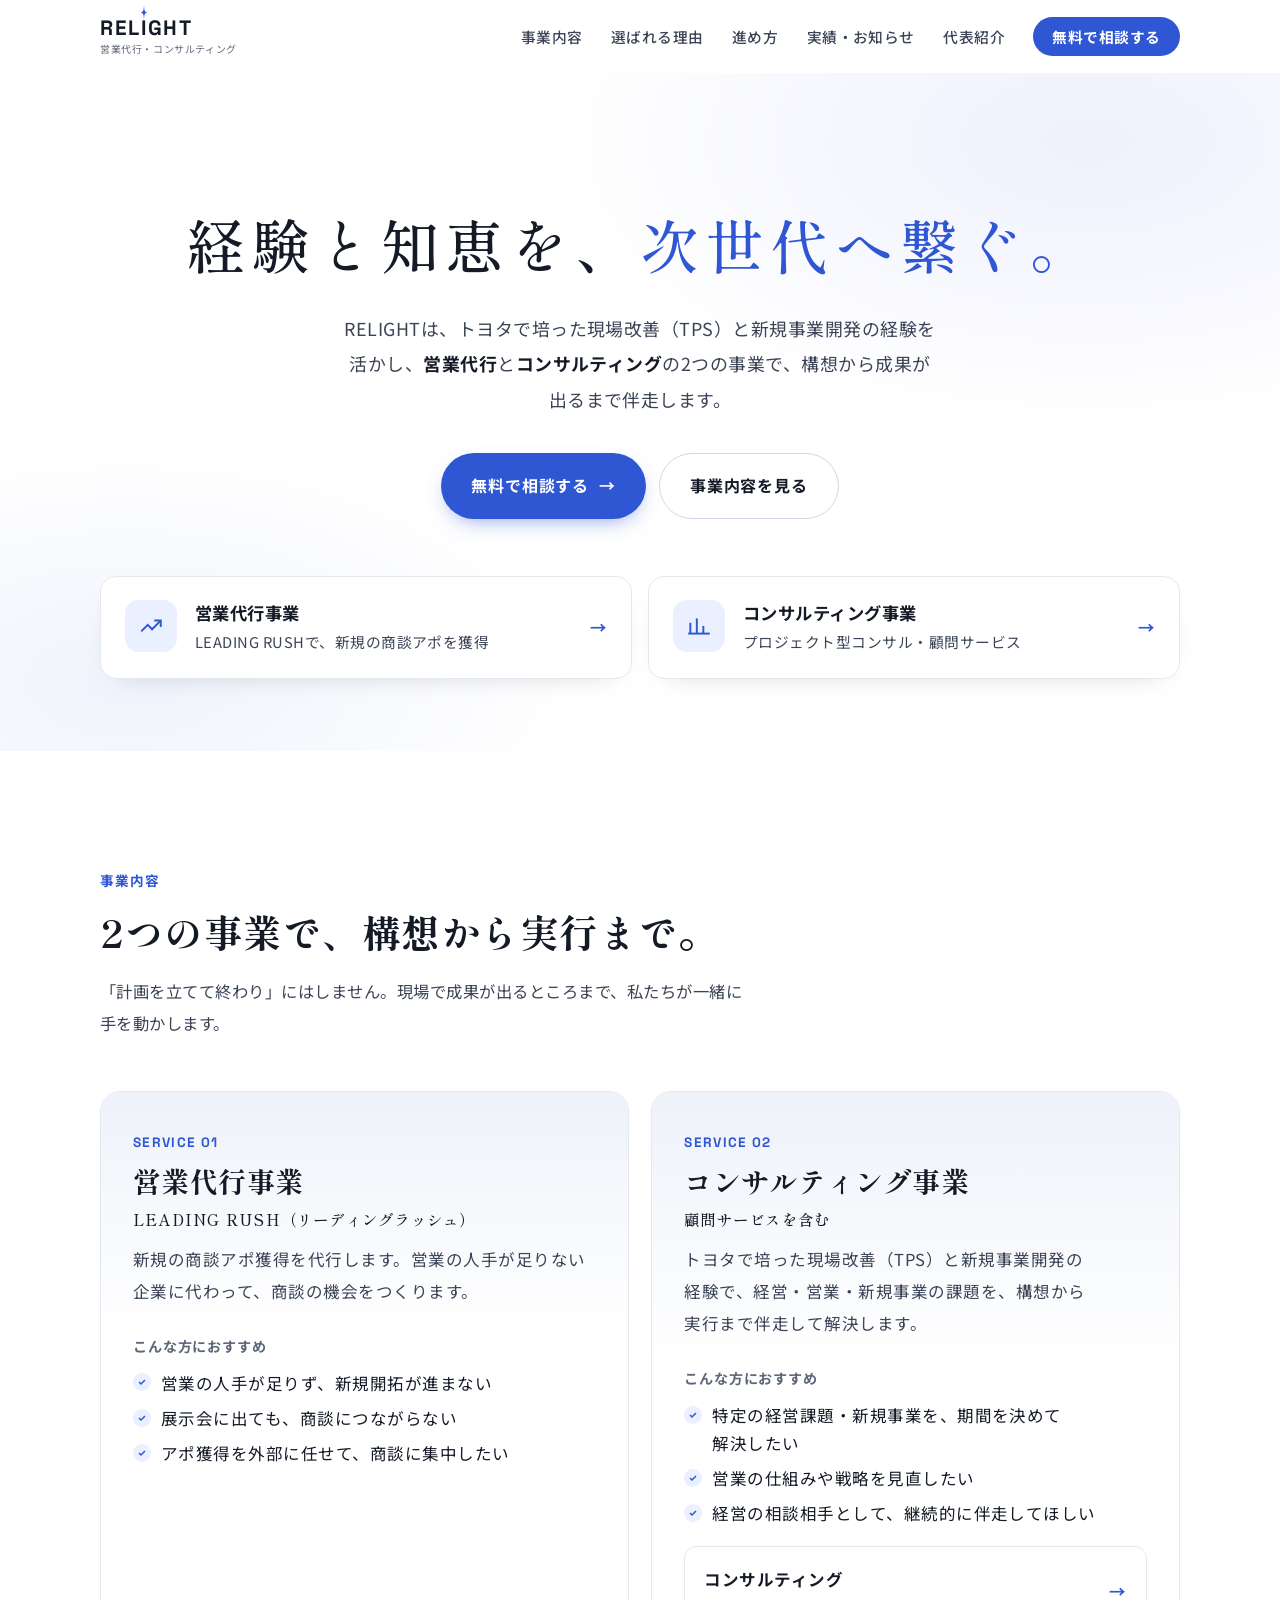
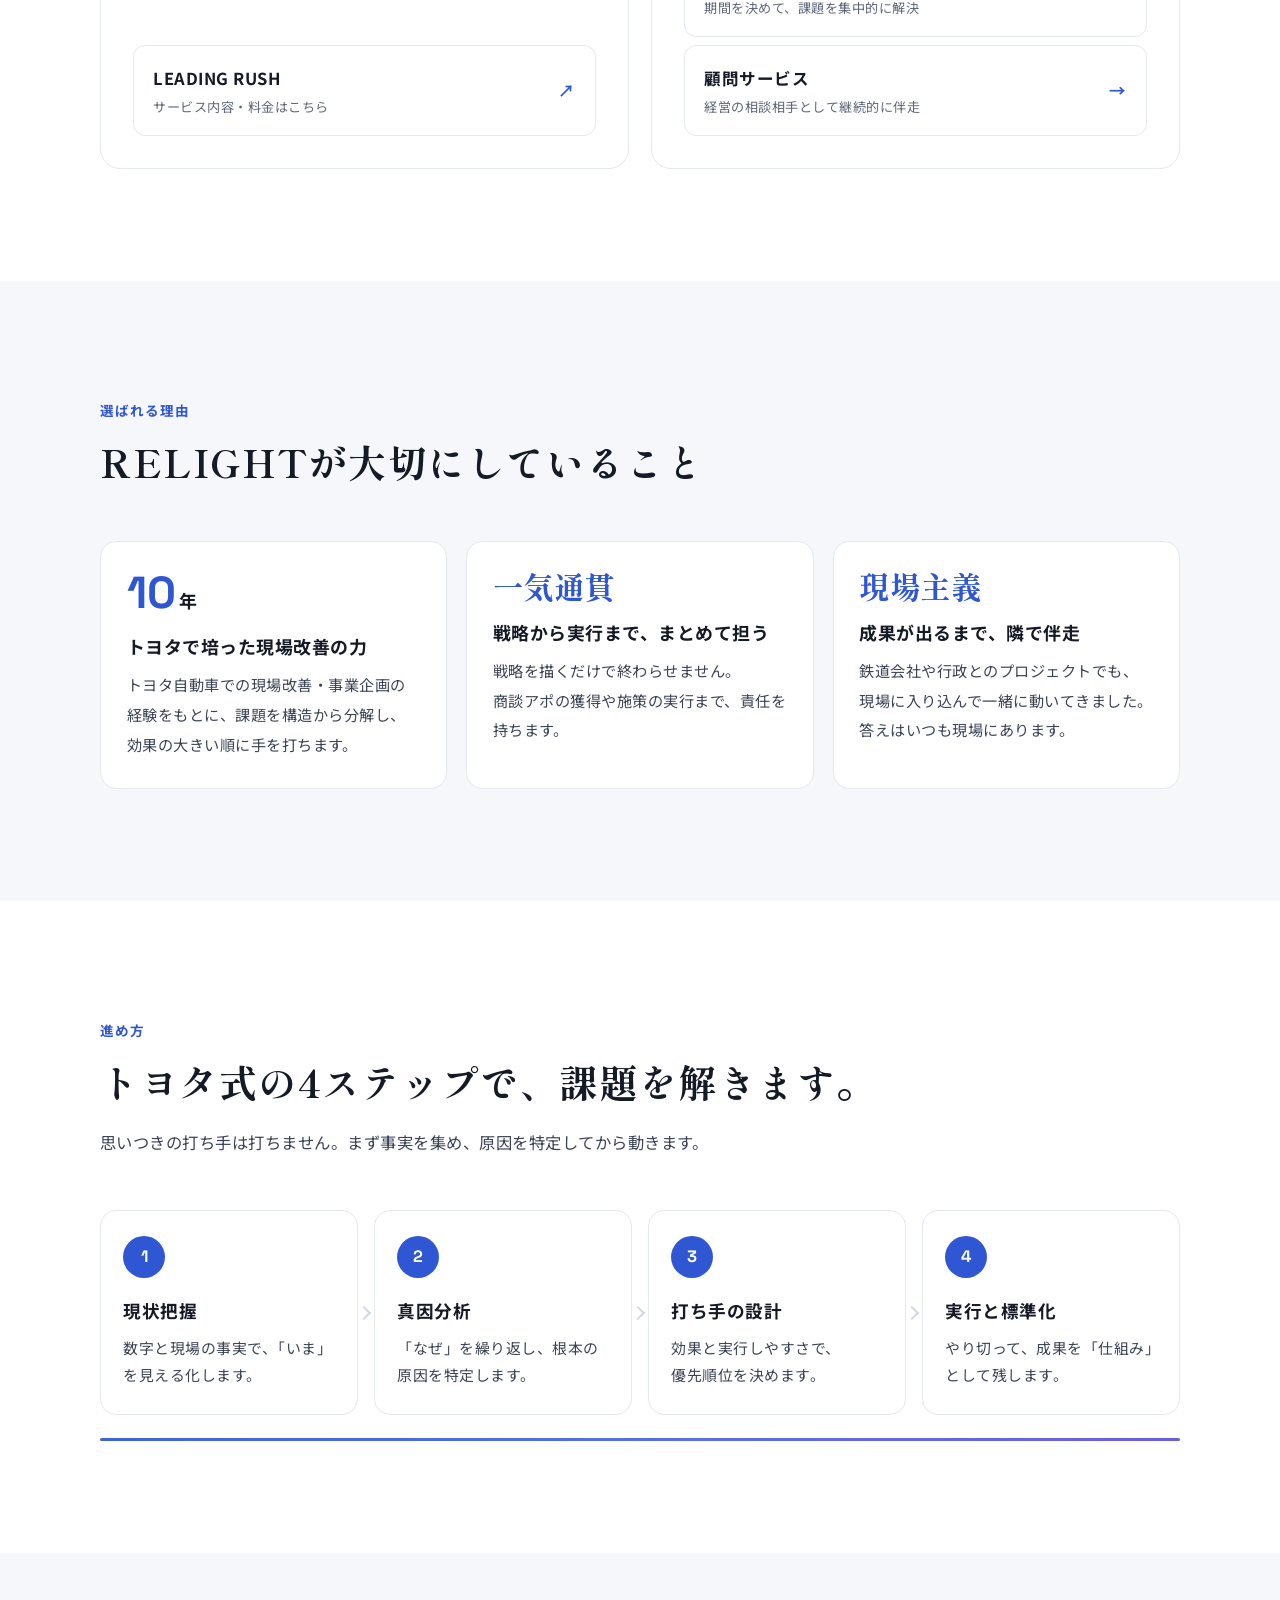
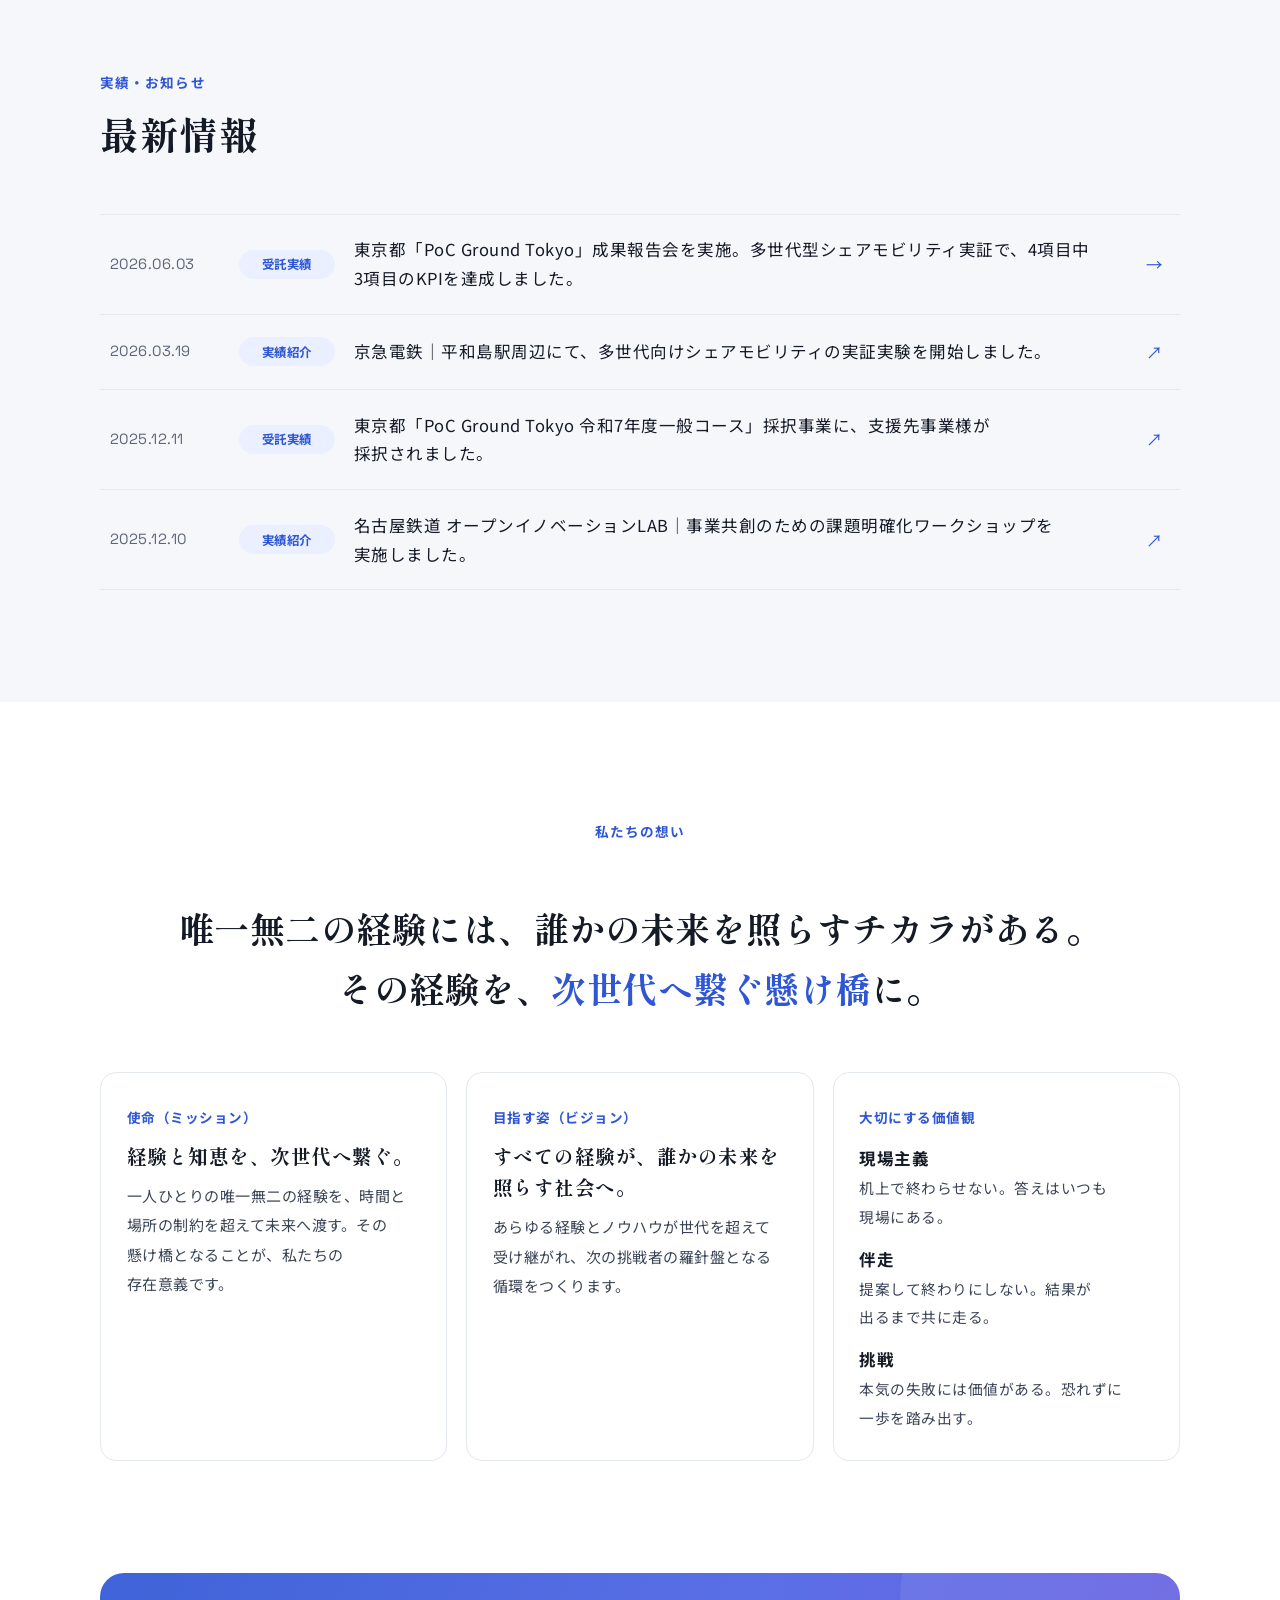
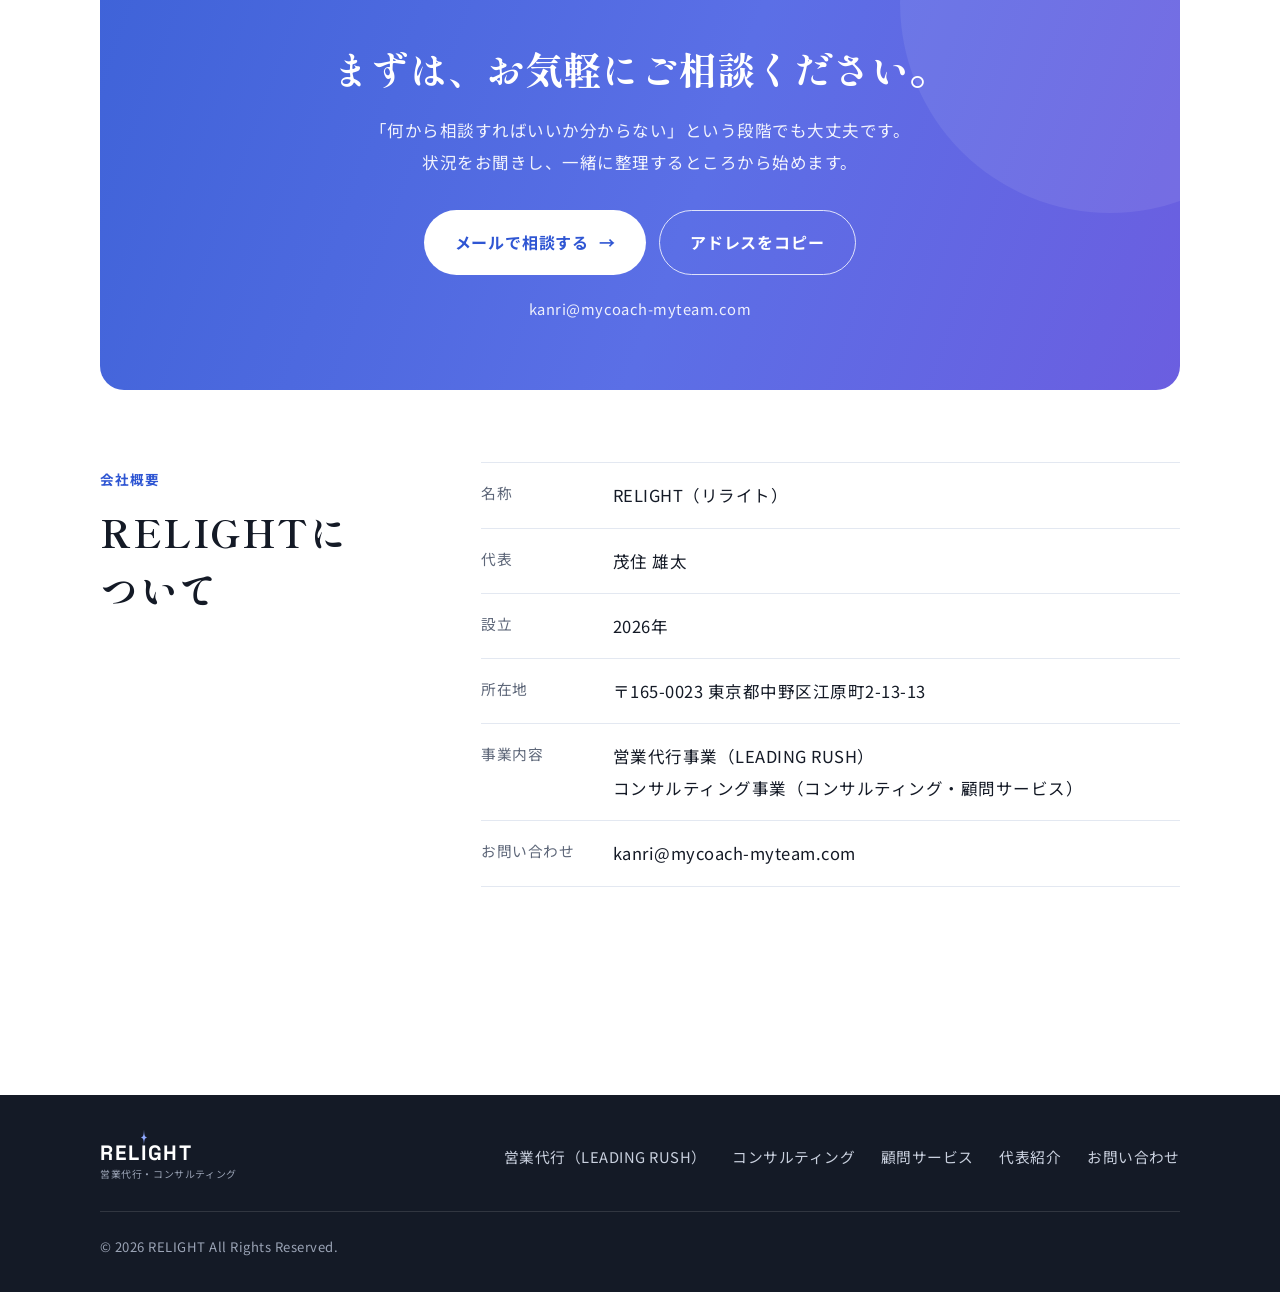
<file: index.html>
<!DOCTYPE html>
<html lang="ja">
<head>
<meta charset="UTF-8">
<meta name="viewport" content="width=device-width, initial-scale=1.0">
<meta name="google-site-verification" content="-oRG23T7D3WAw_UBiUnXN3LxczkSPw0O_Wtx5V5a_z0" />
<title>RELIGHT｜経験と知恵を、次世代へ繋ぐ — 実装型コンサルティング</title>
<meta name="description" content="RELIGHT（リライト）は、トヨタで培った現場改善（TPS）と新規事業開発の経験で、構想から実行まで伴走する実装型コンサルティングファーム。営業代行（LEADING RUSH）／コンサルティング（顧問サービスを含む）の2事業。代表 茂住雄太。東京都中野区。">
<meta name="keywords" content="RELIGHT,リライト,茂住雄太,営業代行,展示会営業,アポ獲得代行,展示会ハック,コールラッシュ,テレアポ代行,LEADING RUSH,リーディングラッシュ,顧問,実装型コンサルティング,新規事業開発,トヨタ生産方式,TPS,中野区,コンサルティング">
<link rel="canonical" href="https://ymozfleet-creator.github.io/RELIGHT/">
<meta name="robots" content="index, follow, max-image-preview:large, max-snippet:-1">
<meta name="author" content="RELIGHT">
<meta name="theme-color" content="#ffffff">
<meta property="og:site_name" content="RELIGHT">
<meta property="og:locale" content="ja_JP">
<meta property="og:title" content="RELIGHT｜経験と知恵を、次世代へ繋ぐ">
<meta property="og:description" content="現場改善×新規事業開発。構想から実装まで伴走する実装型コンサルティングファーム。東京都採択実証でKPI 3/4項目達成。">
<meta property="og:type" content="website">
<meta property="og:url" content="https://ymozfleet-creator.github.io/RELIGHT/">
<meta name="twitter:card" content="summary_large_image">
<meta name="twitter:title" content="RELIGHT｜経験と知恵を、次世代へ繋ぐ">
<meta name="twitter:description" content="現場改善×新規事業開発。構想から実装まで伴走する実装型コンサルティングファーム。">
<script type="application/ld+json">
{
  "@context": "https://schema.org",
  "@graph": [
    {
      "@type": "Organization",
      "@id": "https://ymozfleet-creator.github.io/RELIGHT/#organization",
      "name": "RELIGHT",
      "alternateName": ["RELIGHT", "リライト"],
      "url": "https://ymozfleet-creator.github.io/RELIGHT/",
      "slogan": "経験と知恵を、次世代へ繋ぐ。",
      "description": "トヨタで培った現場改善（TPS）と新規事業開発の経験で、構想から実装・運営まで伴走する実装型コンサルティングファーム。",
      "email": "kanri@mycoach-myteam.com",
      "founder": {
        "@type": "Person",
        "name": "茂住 雄太",
        "alternateName": "Yuta Mozumi",
        "jobTitle": "代表"
      },
      "address": {
        "@type": "PostalAddress",
        "postalCode": "165-0023",
        "addressRegion": "東京都",
        "addressLocality": "中野区",
        "streetAddress": "江原町2-13-13",
        "addressCountry": "JP"
      },
      "knowsAbout": ["営業代行", "テレアポ代行", "展示会営業", "経営コンサルティング", "新規事業開発", "トヨタ生産方式", "現場改善", "PMO"],
      "makesOffer": [
        {"@type": "Offer", "itemOffered": {"@type": "Service", "name": "営業代行事業（LEADING RUSH）", "url": "https://ymozfleet-creator.github.io/leadrush/", "description": "電話や展示会を活用し、新規の商談アポ獲得を代行します。"}},
        {"@type": "Offer", "itemOffered": {"@type": "Service", "name": "コンサルティング事業", "description": "期間を決めたプロジェクト型コンサルティングと、月額の顧問サービスで、経営・営業・新規事業の課題解決に伴走します。"}}
      ]
    },
    {
      "@type": "WebSite",
      "@id": "https://ymozfleet-creator.github.io/RELIGHT/#website",
      "url": "https://ymozfleet-creator.github.io/RELIGHT/",
      "name": "RELIGHT",
      "inLanguage": "ja",
      "publisher": {"@id": "https://ymozfleet-creator.github.io/RELIGHT/#organization"}
    }
  ]
}
</script>
<link rel="preconnect" href="https://fonts.googleapis.com">
<link rel="preconnect" href="https://fonts.gstatic.com" crossorigin>
<link href="https://fonts.googleapis.com/css2?family=Shippori+Mincho+B1:wght@500;700&family=Noto+Sans+JP:wght@400;500;700&family=Space+Grotesk:wght@500;700&display=swap" rel="stylesheet">
<link rel="stylesheet" href="assets/rl.css?v=3">
<script src="assets/rl.js?v=3" defer></script>
</head>
<body>
<script>document.documentElement.classList.add('no-js')</script>

<header class="hd">
  <div class="hd-in">
    <a href="#top" class="logo" aria-label="RELIGHT トップへ"><span class="wm">REL<span class="ig">I<svg class="flame" viewBox="0 0 24 64" aria-hidden="true"><path d="M12 1C13 26 14.5 28 23 32C14.5 36 13 38 12 63C11 38 9.5 36 1 32C9.5 28 11 26 12 1Z" fill="#2f56d3"/></svg></span>GHT</span><span class="sub">営業代行・コンサルティング</span></a>
    <ul class="nav" id="nav">
      <li><a href="#serv">事業内容</a></li>
      <li><a href="#why">選ばれる理由</a></li>
      <li><a href="#flow">進め方</a></li>
      <li><a href="#news">実績・お知らせ</a></li>
      <li><a href="about.html">代表紹介</a></li>
      <li><a href="#contact" class="cta">無料で相談する</a></li>
    </ul>
    <button class="burger" aria-label="メニューを開く" aria-expanded="false" aria-controls="nav"><span></span><span></span><span></span></button>
  </div>
</header>

<main id="top">
<!-- ============ ファーストビュー ============ -->
<section class="hero">
  <div class="wrap">
    <h1 aria-label="経験と知恵を、次世代へ繋ぐ。">経験と知恵を、<span class="em">次世代へ繋ぐ。</span></h1>
    <p class="lead anim a2">RELIGHTは、トヨタで培った現場改善（TPS）と新規事業開発の経験を活かし、<b>営業代行</b>と<b>コンサルティング</b>の2つの事業で、構想から成果が出るまで伴走します。</p>
    <div class="hero-act anim a3">
      <a href="#contact" class="btn pri">無料で相談する <span class="ar">→</span></a>
      <a href="#serv" class="btn sec2">事業内容を見る</a>
    </div>
    <div class="quick anim a4">
      <a class="qc" href="#serv-sales">
        <span class="ic"><svg width="26" height="26" viewBox="0 0 24 24" fill="none" stroke="currentColor" stroke-width="1.8"><path d="M3 17l6-6 4 4 8-8"/><path d="M15 7h6v6"/></svg></span>
        <span><h3>営業代行事業</h3><p>LEADING RUSHで、新規の商談アポを獲得</p></span>
        <span class="go">→</span>
      </a>
      <a class="qc" href="#serv-consult">
        <span class="ic"><svg width="26" height="26" viewBox="0 0 24 24" fill="none" stroke="currentColor" stroke-width="1.8"><path d="M4 19V9"/><path d="M10 19V5"/><path d="M16 19v-7"/><path d="M22 19H2"/></svg></span>
        <span><h3>コンサルティング事業</h3><p>プロジェクト型コンサル・顧問サービス</p></span>
        <span class="go">→</span>
      </a>
    </div>
  </div>
</section>

<!-- ============ 事業内容 ============ -->
<section class="sec" id="serv">
  <div class="wrap">
    <div class="shead rv"><span class="label">事業内容</span><h2 class="h2">2つの事業で、構想から実行まで。</h2><p class="intro">「計画を立てて終わり」にはしません。現場で成果が出るところまで、私たちが一緒に手を動かします。</p></div>
    <div class="svcs">
      <article class="svc rv" id="serv-sales">
        <div class="top">
          <span class="no">SERVICE 01</span>
          <h3>営業代行事業<small style="display:block;font-size:.55em;font-weight:500;margin-top:6px;letter-spacing:.08em">LEADING RUSH（リーディングラッシュ）</small></h3>
          <p>新規の商談アポ獲得を代行します。営業の人手が足りない企業に代わって、商談の機会をつくります。</p>
        </div>
        <div class="body">
          <div><h4>こんな方におすすめ</h4><ul><li>営業の人手が足りず、新規開拓が進まない</li><li>展示会に出ても、商談につながらない</li><li>アポ獲得を外部に任せて、商談に集中したい</li></ul></div>
          <div class="links">
            <a href="https://ymozfleet-creator.github.io/leadrush/" target="_blank" rel="noopener"><span>LEADING RUSH<small>サービス内容・料金はこちら</small></span><span class="ar">↗</span></a>
          </div>
        </div>
      </article>
      <article class="svc rv d1" id="serv-consult">
        <div class="top">
          <span class="no">SERVICE 02</span>
          <h3>コンサルティング事業<small style="display:block;font-size:.55em;font-weight:500;margin-top:6px;letter-spacing:.08em">顧問サービスを含む</small></h3>
          <p>トヨタで培った現場改善（TPS）と新規事業開発の経験で、経営・営業・新規事業の課題を、構想から実行まで伴走して解決します。</p>
        </div>
        <div class="body">
          <div><h4>こんな方におすすめ</h4><ul><li>特定の経営課題・新規事業を、期間を決めて解決したい</li><li>営業の仕組みや戦略を見直したい</li><li>経営の相談相手として、継続的に伴走してほしい</li></ul></div>
          <div class="links">
            <a href="consulting.html"><span>コンサルティング<small>期間を決めて、課題を集中的に解決</small></span><span class="ar">→</span></a>
            <a href="advisory.html"><span>顧問サービス<small>経営の相談相手として継続的に伴走</small></span><span class="ar">→</span></a>
          </div>
        </div>
      </article>
    </div>
  </div>
</section>

<!-- ============ 選ばれる理由 ============ -->
<section class="sec alt" id="why">
  <div class="wrap">
    <div class="shead rv"><span class="label">選ばれる理由</span><h2 class="h2">RELIGHTが大切にしていること</h2></div>
    <div class="why">
      <div class="wy rv"><div class="n"><span data-count>10</span><small>年</small></div><h3>トヨタで培った現場改善の力</h3><p>トヨタ自動車での現場改善・事業企画の経験をもとに、課題を構造から分解し、効果の大きい順に手を打ちます。</p></div>
      <div class="wy rv d1"><div class="n t">一気通貫</div><h3>戦略から実行まで、まとめて担う</h3><p>戦略を描くだけで終わらせません。商談アポの獲得や施策の実行まで、責任を持ちます。</p></div>
      <div class="wy rv d2"><div class="n t">現場主義</div><h3>成果が出るまで、隣で伴走</h3><p>鉄道会社や行政とのプロジェクトでも、現場に入り込んで一緒に動いてきました。答えはいつも現場にあります。</p></div>
    </div>
  </div>
</section>

<!-- ============ 進め方 ============ -->
<section class="sec" id="flow">
  <div class="wrap">
    <div class="shead rv"><span class="label">進め方</span><h2 class="h2">トヨタ式の4ステップで、課題を解きます。</h2><p class="intro">思いつきの打ち手は打ちません。まず事実を集め、原因を特定してから動きます。</p></div>
    <div class="steps">
      <div class="st rv"><span class="badge">1</span><h3>現状把握</h3><p>数字と現場の事実で、「いま」を見える化します。</p></div>
      <div class="st rv d1"><span class="badge">2</span><h3>真因分析</h3><p>「なぜ」を繰り返し、根本の原因を特定します。</p></div>
      <div class="st rv d2"><span class="badge">3</span><h3>打ち手の設計</h3><p>効果と実行しやすさで、優先順位を決めます。</p></div>
      <div class="st rv d3"><span class="badge">4</span><h3>実行と標準化</h3><p>やり切って、成果を「仕組み」として残します。</p></div>
    </div>
    <div class="steps-line" aria-hidden="true"><i></i></div>
  </div>
</section>

<!-- ============ 実績・お知らせ ============ -->
<section class="sec alt" id="news">
  <div class="wrap">
    <div class="shead rv"><span class="label">実績・お知らせ</span><h2 class="h2">最新情報</h2></div>
    <div class="news rv">
      <a class="ni" href="poc-ground.html"><span class="d">2026.06.03</span><span class="tg">受託実績</span><span class="t">東京都「PoC Ground Tokyo」成果報告会を実施。多世代型シェアモビリティ実証で、4項目中3項目のKPIを達成しました。</span><span class="ar">→</span></a>
      <a class="ni" href="https://www.keikyu.co.jp/company/news/2025/20260319HP_25234MK.html" target="_blank" rel="noopener"><span class="d">2026.03.19</span><span class="tg">実績紹介</span><span class="t">京急電鉄｜平和島駅周辺にて、多世代向けシェアモビリティの実証実験を開始しました。</span><span class="ar">↗</span></a>
      <a class="ni" href="https://poc-ground.metro.tokyo.lg.jp/" target="_blank" rel="noopener"><span class="d">2025.12.11</span><span class="tg">受託実績</span><span class="t">東京都「PoC Ground Tokyo 令和7年度一般コース」採択事業に、支援先事業様が採択されました。</span><span class="ar">↗</span></a>
      <a class="ni" href="https://www.meitetsu.co.jp/moilab/" target="_blank" rel="noopener"><span class="d">2025.12.10</span><span class="tg">実績紹介</span><span class="t">名古屋鉄道 オープンイノベーションLAB｜事業共創のための課題明確化ワークショップを実施しました。</span><span class="ar">↗</span></a>
    </div>
  </div>
</section>

<!-- ============ 理念 ============ -->
<section class="sec" id="phil">
  <div class="wrap">
    <div class="shead center rv"><span class="label">私たちの想い</span></div>
    <p class="phil-msg rv">唯一無二の経験には、<br class="sp">誰かの未来を照らすチカラがある。<br>その経験を、<span class="em">次世代へ繋ぐ懸け橋</span>に。</p>
    <div class="mvv">
      <div class="mv rv"><span class="k">使命（ミッション）</span><p class="t">経験と知恵を、次世代へ繋ぐ。</p><p>一人ひとりの唯一無二の経験を、時間と場所の制約を超えて未来へ渡す。その懸け橋となることが、私たちの存在意義です。</p></div>
      <div class="mv rv d1"><span class="k">目指す姿（ビジョン）</span><p class="t">すべての経験が、誰かの未来を照らす社会へ。</p><p>あらゆる経験とノウハウが世代を超えて受け継がれ、次の挑戦者の羅針盤となる循環をつくります。</p></div>
      <div class="mv rv d2"><span class="k">大切にする価値観</span><dl><div><dt>現場主義</dt><dd>机上で終わらせない。答えはいつも現場にある。</dd></div><div><dt>伴走</dt><dd>提案して終わりにしない。結果が出るまで共に走る。</dd></div><div><dt>挑戦</dt><dd>本気の失敗には価値がある。恐れずに一歩を踏み出す。</dd></div></dl></div>
    </div>
  </div>
</section>

<!-- ============ お問い合わせ・会社概要 ============ -->
<section class="sec" id="contact" style="padding-top:0">
  <div class="wrap">
    <div class="cta rv">
      <h2>まずは、お気軽にご相談ください。</h2>
      <p>「何から相談すればいいか分からない」という段階でも大丈夫です。状況をお聞きし、一緒に整理するところから始めます。</p>
      <div class="acts">
        <a class="btn w" href="https://mail.google.com/mail/?view=cm&fs=1&to=kanri@mycoach-myteam.com&su=%E3%81%8A%E5%95%8F%E3%81%84%E5%90%88%E3%82%8F%E3%81%9B%EF%BC%88RELIGHT%EF%BC%89" target="_blank" rel="noopener">メールで相談する <span class="ar">→</span></a>
        <button type="button" class="btn o" data-copy="kanri@mycoach-myteam.com">アドレスをコピー</button>
      </div>
      <a class="mail" href="mailto:kanri@mycoach-myteam.com">kanri@mycoach-myteam.com</a>
    </div>

    <div class="co" id="company">
      <div class="rv"><span class="label">会社概要</span><h2 class="h2">RELIGHTについて</h2></div>
      <dl class="rv d1">
        <div class="row"><dt>名称</dt><dd>RELIGHT（リライト）</dd></div>
        <div class="row"><dt>代表</dt><dd>茂住 雄太</dd></div>
        <div class="row"><dt>設立</dt><dd>2026年</dd></div>
        <div class="row"><dt>所在地</dt><dd>〒165-0023 東京都中野区江原町2-13-13</dd></div>
        <div class="row"><dt>事業内容</dt><dd>営業代行事業（LEADING RUSH）<br>コンサルティング事業（コンサルティング・顧問サービス）</dd></div>
        <div class="row"><dt>お問い合わせ</dt><dd>kanri@mycoach-myteam.com</dd></div>
      </dl>
    </div>
  </div>
</section>
</main>

<footer class="ft">
  <div class="wrap">
    <div class="ft-in">
      <a href="#top" class="logo" aria-label="RELIGHT トップへ"><span class="wm">REL<span class="ig">I<svg class="flame" viewBox="0 0 24 64" aria-hidden="true"><path d="M12 1C13 26 14.5 28 23 32C14.5 36 13 38 12 63C11 38 9.5 36 1 32C9.5 28 11 26 12 1Z" fill="#8fa8ff"/></svg></span>GHT</span><span class="sub">営業代行・コンサルティング</span></a>
      <nav aria-label="フッターメニュー"><a href="https://ymozfleet-creator.github.io/leadrush/" target="_blank" rel="noopener">営業代行（LEADING RUSH）</a><a href="consulting.html">コンサルティング</a><a href="advisory.html">顧問サービス</a><a href="about.html">代表紹介</a><a href="#contact">お問い合わせ</a></nav>
    </div>
    <p class="cp">© 2026 RELIGHT All Rights Reserved.</p>
  </div>
</footer>
</body>
</html>
</file>
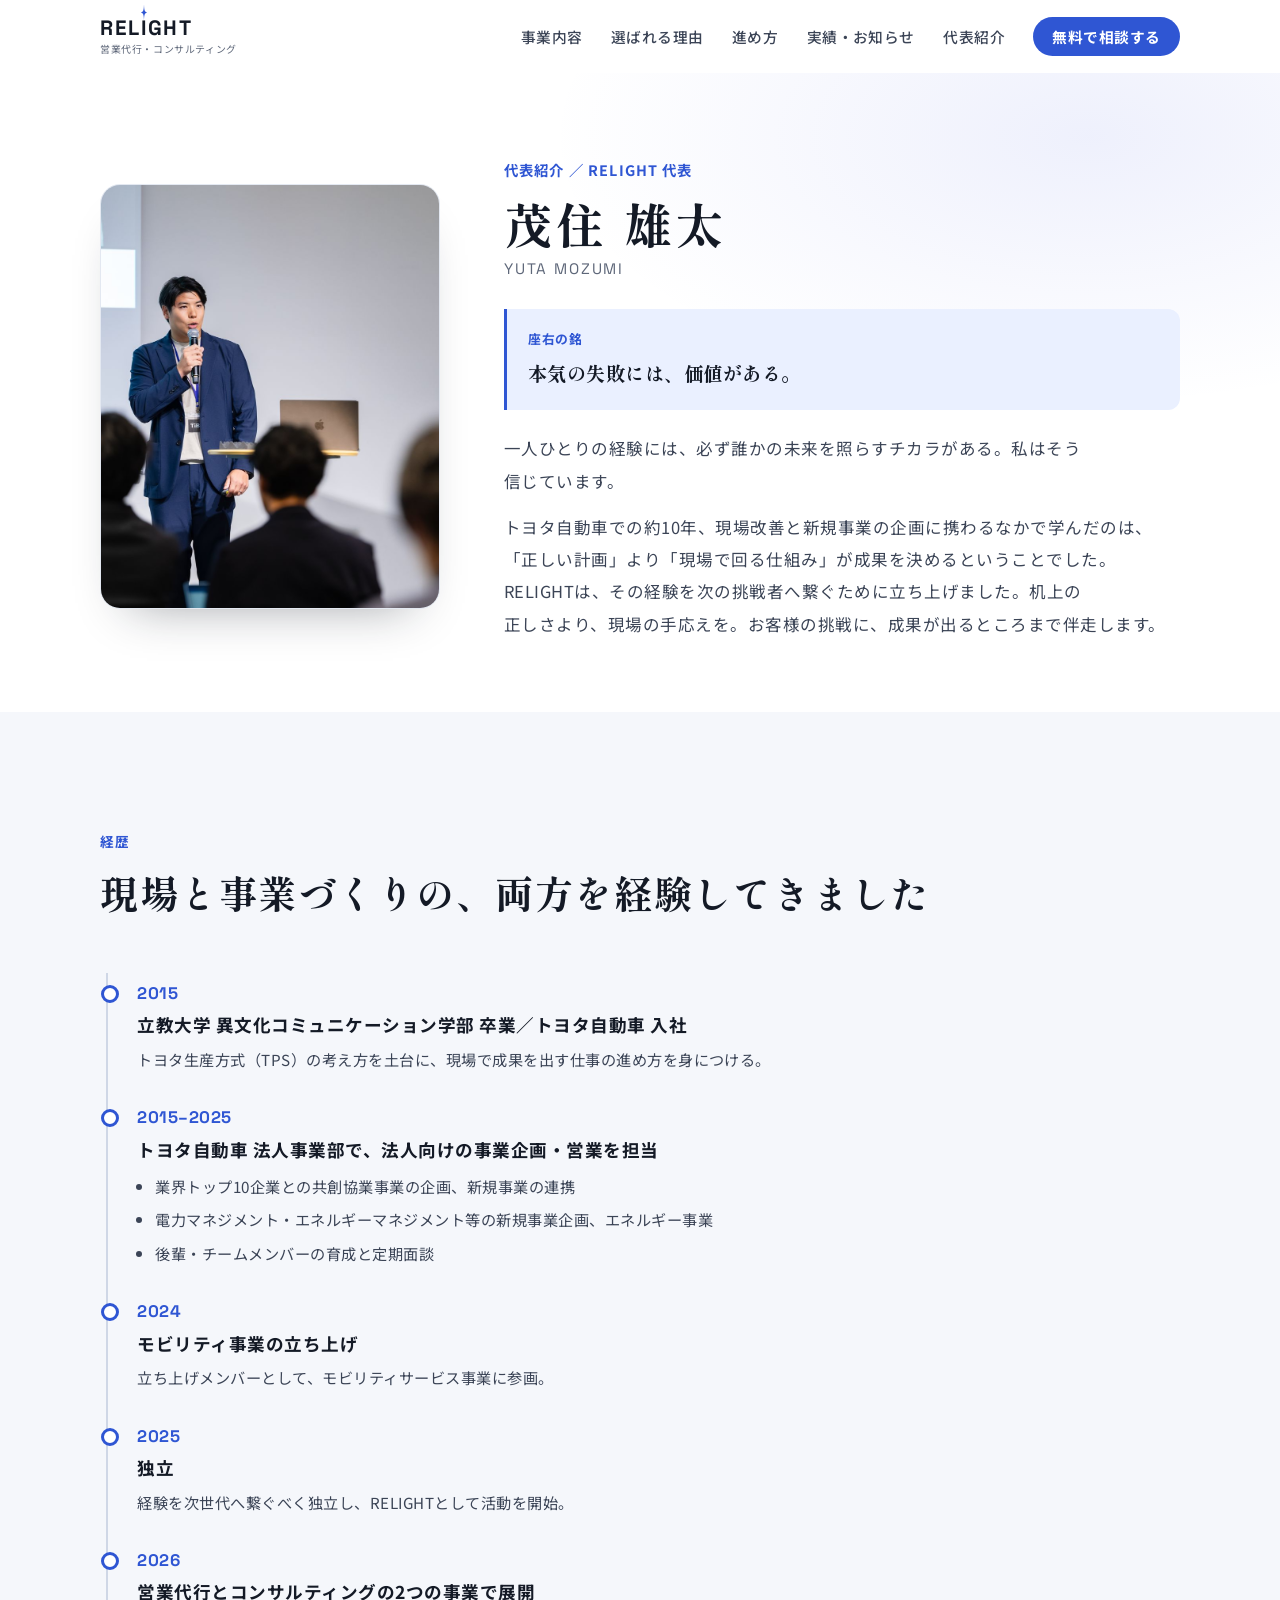
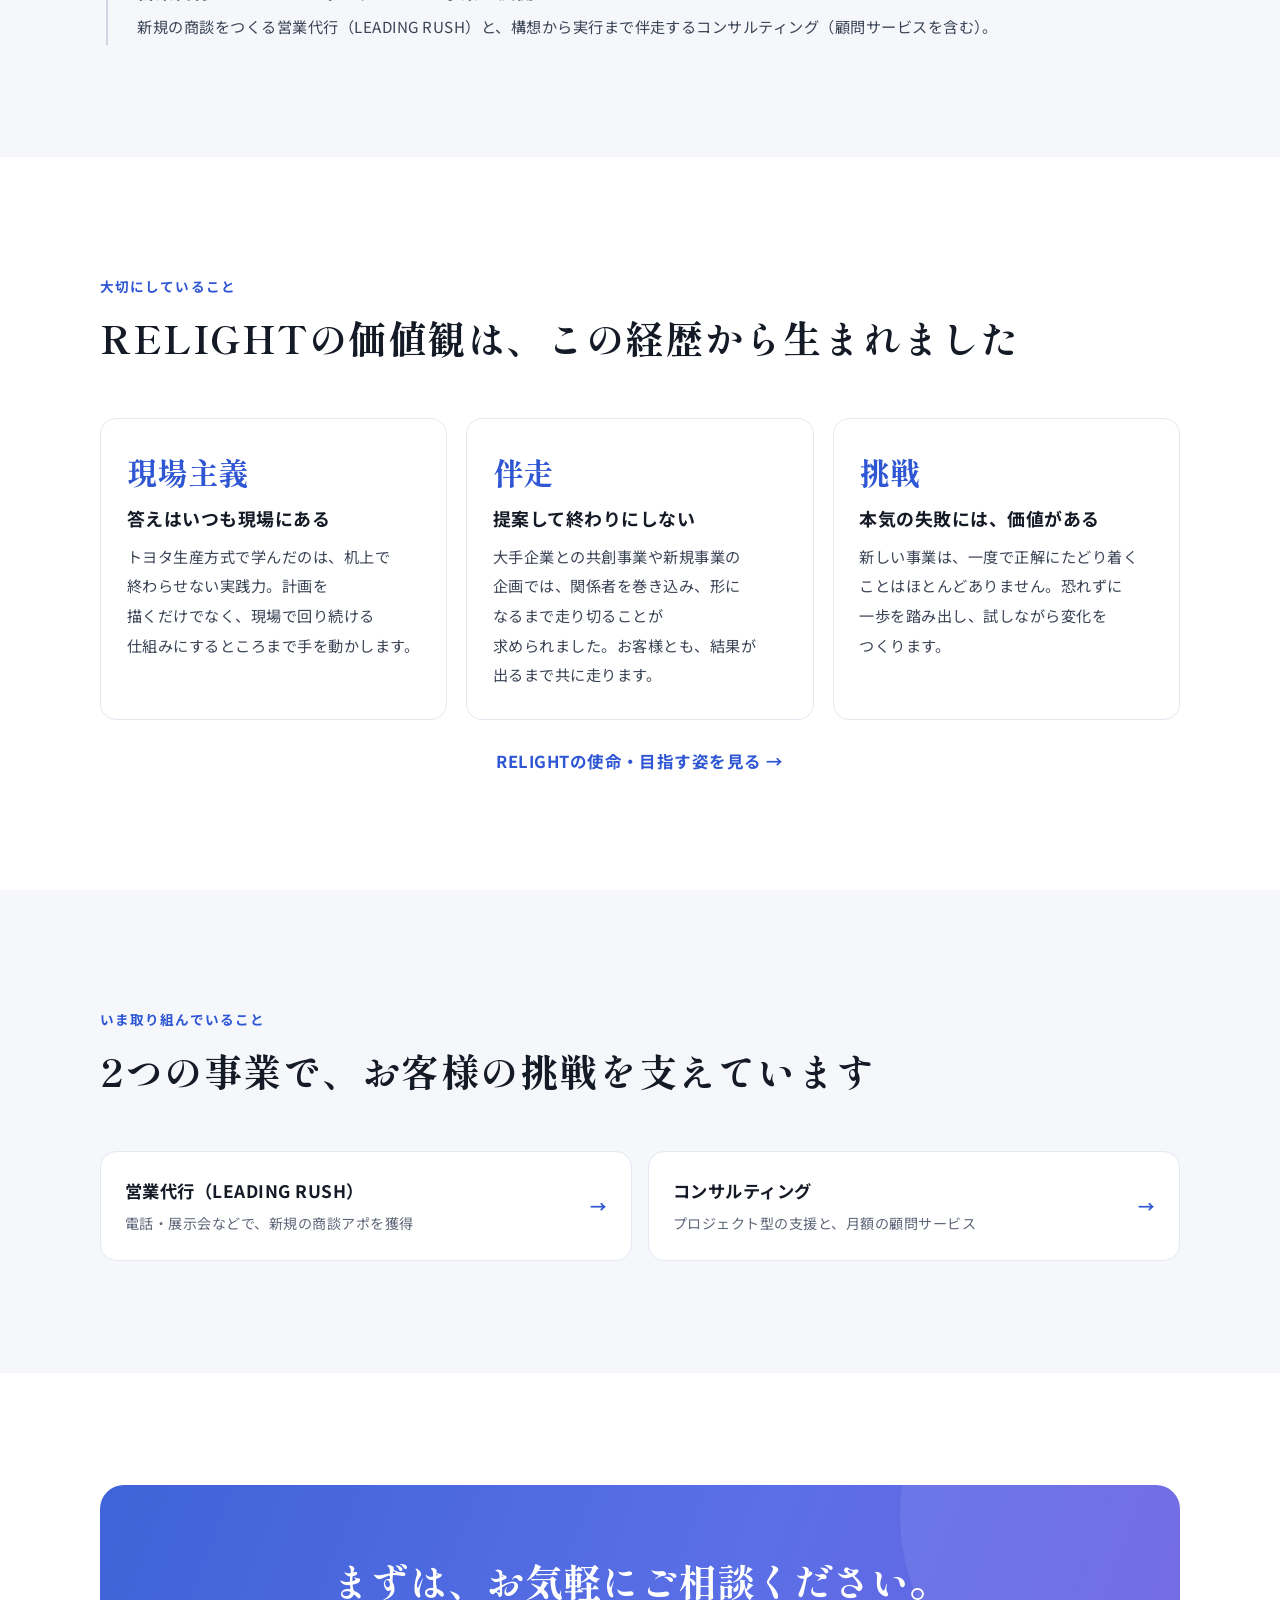
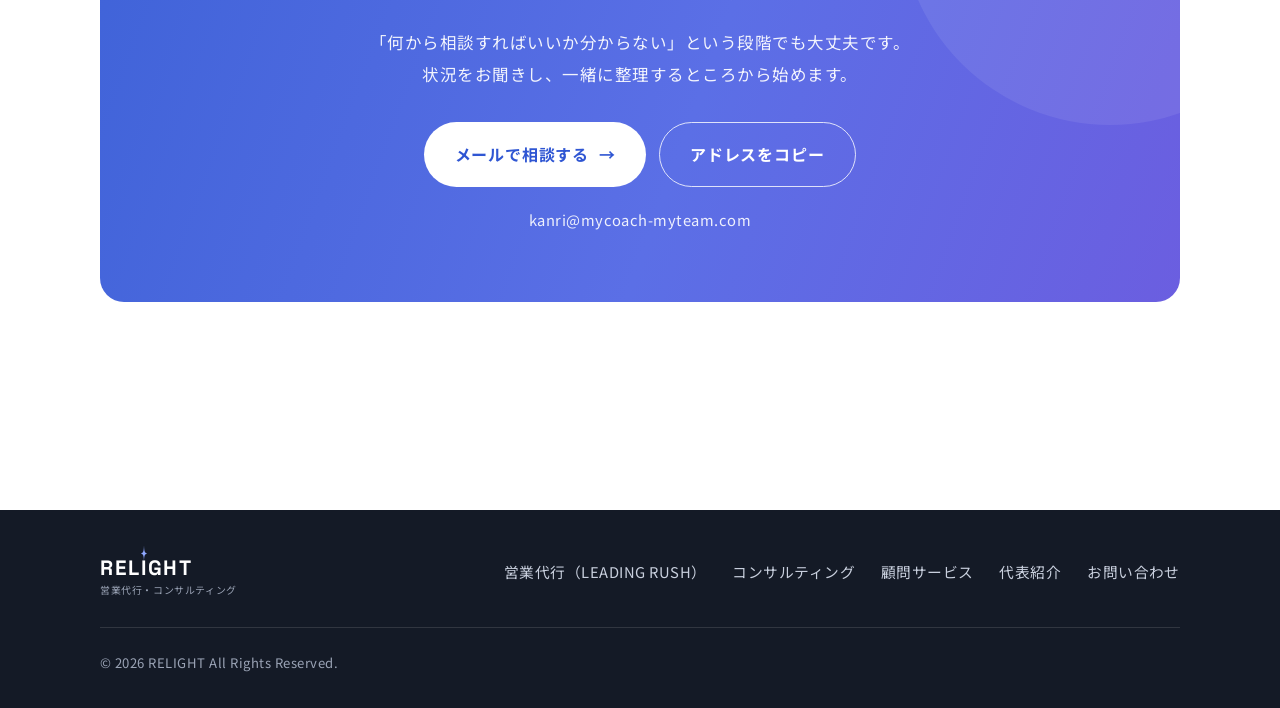
<file: about.html>
<!DOCTYPE html>
<html lang="ja">
<head>
<meta charset="UTF-8">
<meta name="viewport" content="width=device-width, initial-scale=1.0">
<title>代表紹介｜茂住 雄太｜RELIGHT</title>
<meta name="description" content="RELIGHT代表 茂住雄太の紹介。トヨタ自動車で約10年、法人向けの事業企画・営業、業界大手との共創事業、エネルギーマネジメント等の新規事業企画に従事。2025年に独立し、営業代行（LEADING RUSH）とコンサルティングの2つの事業で伴走しています。">
<link rel="canonical" href="https://ymozfleet-creator.github.io/RELIGHT/about.html">
<meta name="robots" content="index, follow">
<meta name="theme-color" content="#ffffff">
<meta property="og:site_name" content="RELIGHT">
<meta property="og:locale" content="ja_JP">
<meta property="og:type" content="profile">
<meta property="og:title" content="代表紹介｜茂住 雄太｜RELIGHT">
<meta property="og:description" content="トヨタで培った現場改善（TPS）と新規事業の経験を、次世代へ。RELIGHT代表 茂住雄太の紹介です。">
<meta property="og:url" content="https://ymozfleet-creator.github.io/RELIGHT/about.html">
<script type="application/ld+json">
{"@context":"https://schema.org","@type":"ProfilePage","url":"https://ymozfleet-creator.github.io/RELIGHT/about.html","mainEntity":{"@type":"Person","name":"茂住 雄太","alternateName":"Yuta Mozumi","jobTitle":"代表","worksFor":{"@id":"https://ymozfleet-creator.github.io/RELIGHT/#organization"},"alumniOf":"立教大学","knowsAbout":["トヨタ生産方式","現場改善","新規事業開発","法人営業","エネルギーマネジメント","PMO"]}}
</script>
<link rel="preconnect" href="https://fonts.googleapis.com">
<link rel="preconnect" href="https://fonts.gstatic.com" crossorigin>
<link href="https://fonts.googleapis.com/css2?family=Shippori+Mincho+B1:wght@500;700&family=Noto+Sans+JP:wght@400;500;700&family=Space+Grotesk:wght@500;700&display=swap" rel="stylesheet">
<link rel="stylesheet" href="assets/rl.css?v=3">
<script src="assets/rl.js?v=3" defer></script>
<style>
.ab-hero{background:radial-gradient(60% 60% at 85% 10%,rgba(91,111,230,.10),transparent 70%),#fff;padding:clamp(3rem,7vw,5rem) 0 clamp(3rem,6vw,4.5rem)}
.ab-top{display:grid;grid-template-columns:minmax(0,340px) 1fr;gap:clamp(2rem,5vw,4rem);align-items:center}
.ab-ph{border-radius:20px;overflow:hidden;border:1px solid var(--line);box-shadow:0 24px 48px -30px rgba(20,26,38,.45);aspect-ratio:4/5;background:var(--bg-3)}
.ab-ph img{width:100%;height:100%;object-fit:cover}
.ab-role{font-size:.9rem;font-weight:700;color:var(--ac);letter-spacing:.08em}
.ab-name{font-family:var(--min);font-weight:700;color:var(--tx);font-size:clamp(2rem,4.4vw,3rem);line-height:1.3;margin-top:.4rem;letter-spacing:.08em}
.ab-en{font-family:var(--num);color:var(--mut);letter-spacing:.12em;font-size:.95rem}
.ab-motto{margin-top:1.6rem;padding:1.1rem 1.3rem;border-left:3px solid var(--ac);background:var(--ac-soft);border-radius:0 12px 12px 0}
.ab-motto small{display:block;font-size:.8rem;font-weight:700;color:var(--ac);letter-spacing:.06em}
.ab-motto p{font-family:var(--min);font-weight:700;color:var(--tx);font-size:1.2rem;margin-top:.2rem}
.ab-msg{margin-top:1.4rem}
.ab-msg p+p{margin-top:.9rem}
.tl{border-left:2px solid var(--line-2);margin-left:.4rem;display:flex;flex-direction:column;gap:1.6rem;padding:.2rem 0 .2rem 1.8rem}
.tl-i{position:relative}
.tl-i::before{content:"";position:absolute;left:calc(-1.8rem - 7px);top:.55em;width:12px;height:12px;border-radius:50%;background:#fff;border:3px solid var(--ac)}
.tl-y{font-family:var(--num);font-weight:700;color:var(--ac);font-size:1.05rem}
.tl-i h3{font-size:1.1rem;color:var(--tx);line-height:1.6;margin-top:.1rem}
.tl-i p{font-size:.95rem;margin-top:.35rem}
.tl-i ul{margin-top:.5rem;padding-left:1.2em;font-size:.95rem;display:flex;flex-direction:column;gap:.25rem}
.ab-links{display:grid;grid-template-columns:1fr 1fr;gap:1rem}
.ab-links a{display:flex;justify-content:space-between;align-items:center;gap:1rem;background:#fff;border:1px solid var(--line);border-radius:var(--r);padding:1.4rem 1.5rem;transition:border-color .25s,transform .3s var(--ease)}
.ab-links a:hover{border-color:var(--ac);transform:translateY(-3px)}
.ab-links b{display:block;font-size:1.08rem}
.ab-links small{display:block;color:var(--mut);font-size:.88rem;margin-top:.15rem}
.ab-links .ar{color:var(--ac);font-weight:700}
@media(max-width:820px){.ab-top{grid-template-columns:1fr}.ab-ph{max-width:300px;margin:0 auto;width:100%}.ab-links{grid-template-columns:1fr}}
</style>
</head>
<body>
<script>document.documentElement.classList.add('no-js')</script>
<header class="hd">
  <div class="hd-in">
    <a href="index.html" class="logo" aria-label="RELIGHT トップへ"><span class="wm">REL<span class="ig">I<svg class="flame" viewBox="0 0 24 64" aria-hidden="true"><path d="M12 1C13 26 14.5 28 23 32C14.5 36 13 38 12 63C11 38 9.5 36 1 32C9.5 28 11 26 12 1Z" fill="#2f56d3"/></svg></span>GHT</span><span class="sub">営業代行・コンサルティング</span></a>
    <ul class="nav" id="nav">
      <li><a href="index.html#serv">事業内容</a></li>
      <li><a href="index.html#why">選ばれる理由</a></li>
      <li><a href="index.html#flow">進め方</a></li>
      <li><a href="index.html#news">実績・お知らせ</a></li>
      <li><a href="about.html" aria-current="page">代表紹介</a></li>
      <li><a href="#contact" class="cta">無料で相談する</a></li>
    </ul>
    <button class="burger" aria-label="メニューを開く" aria-expanded="false" aria-controls="nav"><span></span><span></span><span></span></button>
  </div>
</header>

<main id="top">
<section class="ab-hero">
  <div class="wrap ab-top">
    <div class="ab-ph rv"><img src="[data-uri]" alt="RELIGHT 代表 茂住雄太" width="680" height="850"></div>
    <div class="rv d1">
      <span class="ab-role">代表紹介 ／ RELIGHT 代表</span>
      <h1 class="ab-name">茂住 雄太</h1>
      <p class="ab-en">YUTA MOZUMI</p>
      <div class="ab-motto"><small>座右の銘</small><p>本気の失敗には、価値がある。</p></div>
      <div class="ab-msg">
        <p>一人ひとりの経験には、必ず誰かの未来を照らすチカラがある。私はそう信じています。</p>
        <p>トヨタ自動車での約10年、現場改善と新規事業の企画に携わるなかで学んだのは、「正しい計画」より「現場で回る仕組み」が成果を決めるということでした。RELIGHTは、その経験を次の挑戦者へ繋ぐために立ち上げました。机上の正しさより、現場の手応えを。お客様の挑戦に、成果が出るところまで伴走します。</p>
      </div>
    </div>
  </div>
</section>

<section class="sec alt" id="career">
  <div class="wrap">
    <div class="shead rv"><span class="label">経歴</span><h2 class="h2">現場と事業づくりの、両方を経験してきました</h2></div>
    <div class="tl">
      <div class="tl-i rv"><span class="tl-y">2015</span><h3>立教大学 異文化コミュニケーション学部 卒業／トヨタ自動車 入社</h3><p>トヨタ生産方式（TPS）の考え方を土台に、現場で成果を出す仕事の進め方を身につける。</p></div>
      <div class="tl-i rv"><span class="tl-y">2015–2025</span><h3>トヨタ自動車 法人事業部で、法人向けの事業企画・営業を担当</h3>
        <ul><li>業界トップ10企業との共創協業事業の企画、新規事業の連携</li><li>電力マネジメント・エネルギーマネジメント等の新規事業企画、エネルギー事業</li><li>後輩・チームメンバーの育成と定期面談</li></ul></div>
      <div class="tl-i rv"><span class="tl-y">2024</span><h3>モビリティ事業の立ち上げ</h3><p>立ち上げメンバーとして、モビリティサービス事業に参画。</p></div>
      <div class="tl-i rv"><span class="tl-y">2025</span><h3>独立</h3><p>経験を次世代へ繋ぐべく独立し、RELIGHTとして活動を開始。</p></div>
      <div class="tl-i rv"><span class="tl-y">2026</span><h3>営業代行とコンサルティングの2つの事業で展開</h3><p>新規の商談をつくる営業代行（LEADING RUSH）と、構想から実行まで伴走するコンサルティング（顧問サービスを含む）。</p></div>
    </div>
  </div>
</section>

<section class="sec" id="strength">
  <div class="wrap">
    <div class="shead rv"><span class="label">大切にしていること</span><h2 class="h2">RELIGHTの価値観は、<br class="sp">この経歴から生まれました</h2></div>
    <div class="why">
      <div class="wy rv"><p class="n t">現場主義</p><h3>答えはいつも現場にある</h3><p>トヨタ生産方式で学んだのは、机上で終わらせない実践力。計画を描くだけでなく、現場で回り続ける仕組みにするところまで手を動かします。</p></div>
      <div class="wy rv d1"><p class="n t">伴走</p><h3>提案して終わりにしない</h3><p>大手企業との共創事業や新規事業の企画では、関係者を巻き込み、形になるまで走り切ることが求められました。お客様とも、結果が出るまで共に走ります。</p></div>
      <div class="wy rv d2"><p class="n t">挑戦</p><h3>本気の失敗には、価値がある</h3><p>新しい事業は、一度で正解にたどり着くことはほとんどありません。恐れずに一歩を踏み出し、試しながら変化をつくります。</p></div>
    </div>
    <p class="rv" style="margin-top:1.6rem;text-align:center"><a href="index.html#phil" style="color:var(--ac);font-weight:700">RELIGHTの使命・目指す姿を見る →</a></p>
  </div>
</section>

<section class="sec alt" id="biz">
  <div class="wrap">
    <div class="shead rv"><span class="label">いま取り組んでいること</span><h2 class="h2">2つの事業で、<br class="sp">お客様の挑戦を支えています</h2></div>
    <div class="ab-links">
      <a class="rv" href="https://ymozfleet-creator.github.io/leadrush/" target="_blank" rel="noopener"><span><b>営業代行（LEADING RUSH）</b><small>電話・展示会などで、新規の商談アポを獲得</small></span><span class="ar">→</span></a>
      <a class="rv d1" href="index.html#serv-consult"><span><b>コンサルティング</b><small>プロジェクト型の支援と、月額の顧問サービス</small></span><span class="ar">→</span></a>
    </div>
  </div>
</section>

<section class="sec" id="contact">
  <div class="wrap">
    <div class="cta rv">
      <h2>まずは、お気軽にご相談ください。</h2>
      <p>「何から相談すればいいか分からない」という段階でも大丈夫です。状況をお聞きし、一緒に整理するところから始めます。</p>
      <div class="acts">
        <a class="btn w" href="https://mail.google.com/mail/?view=cm&fs=1&to=kanri@mycoach-myteam.com&su=%E3%81%8A%E5%95%8F%E3%81%84%E5%90%88%E3%82%8F%E3%81%9B%EF%BC%88RELIGHT%EF%BC%89" target="_blank" rel="noopener">メールで相談する <span class="ar">→</span></a>
        <button type="button" class="btn o" data-copy="kanri@mycoach-myteam.com">アドレスをコピー</button>
      </div>
      <a class="mail" href="mailto:kanri@mycoach-myteam.com">kanri@mycoach-myteam.com</a>
    </div>
  </div>
</section>
</main>

<footer class="ft">
  <div class="wrap">
    <div class="ft-in">
      <a href="index.html" class="logo" aria-label="RELIGHT トップへ"><span class="wm">REL<span class="ig">I<svg class="flame" viewBox="0 0 24 64" aria-hidden="true"><path d="M12 1C13 26 14.5 28 23 32C14.5 36 13 38 12 63C11 38 9.5 36 1 32C9.5 28 11 26 12 1Z" fill="#8fa8ff"/></svg></span>GHT</span><span class="sub">営業代行・コンサルティング</span></a>
      <nav aria-label="フッターメニュー"><a href="https://ymozfleet-creator.github.io/leadrush/" target="_blank" rel="noopener">営業代行（LEADING RUSH）</a><a href="consulting.html">コンサルティング</a><a href="advisory.html">顧問サービス</a><a href="about.html">代表紹介</a><a href="#contact">お問い合わせ</a></nav>
    </div>
    <p class="cp">© 2026 RELIGHT All Rights Reserved.</p>
  </div>
</footer>
</body>
</html>
</file>
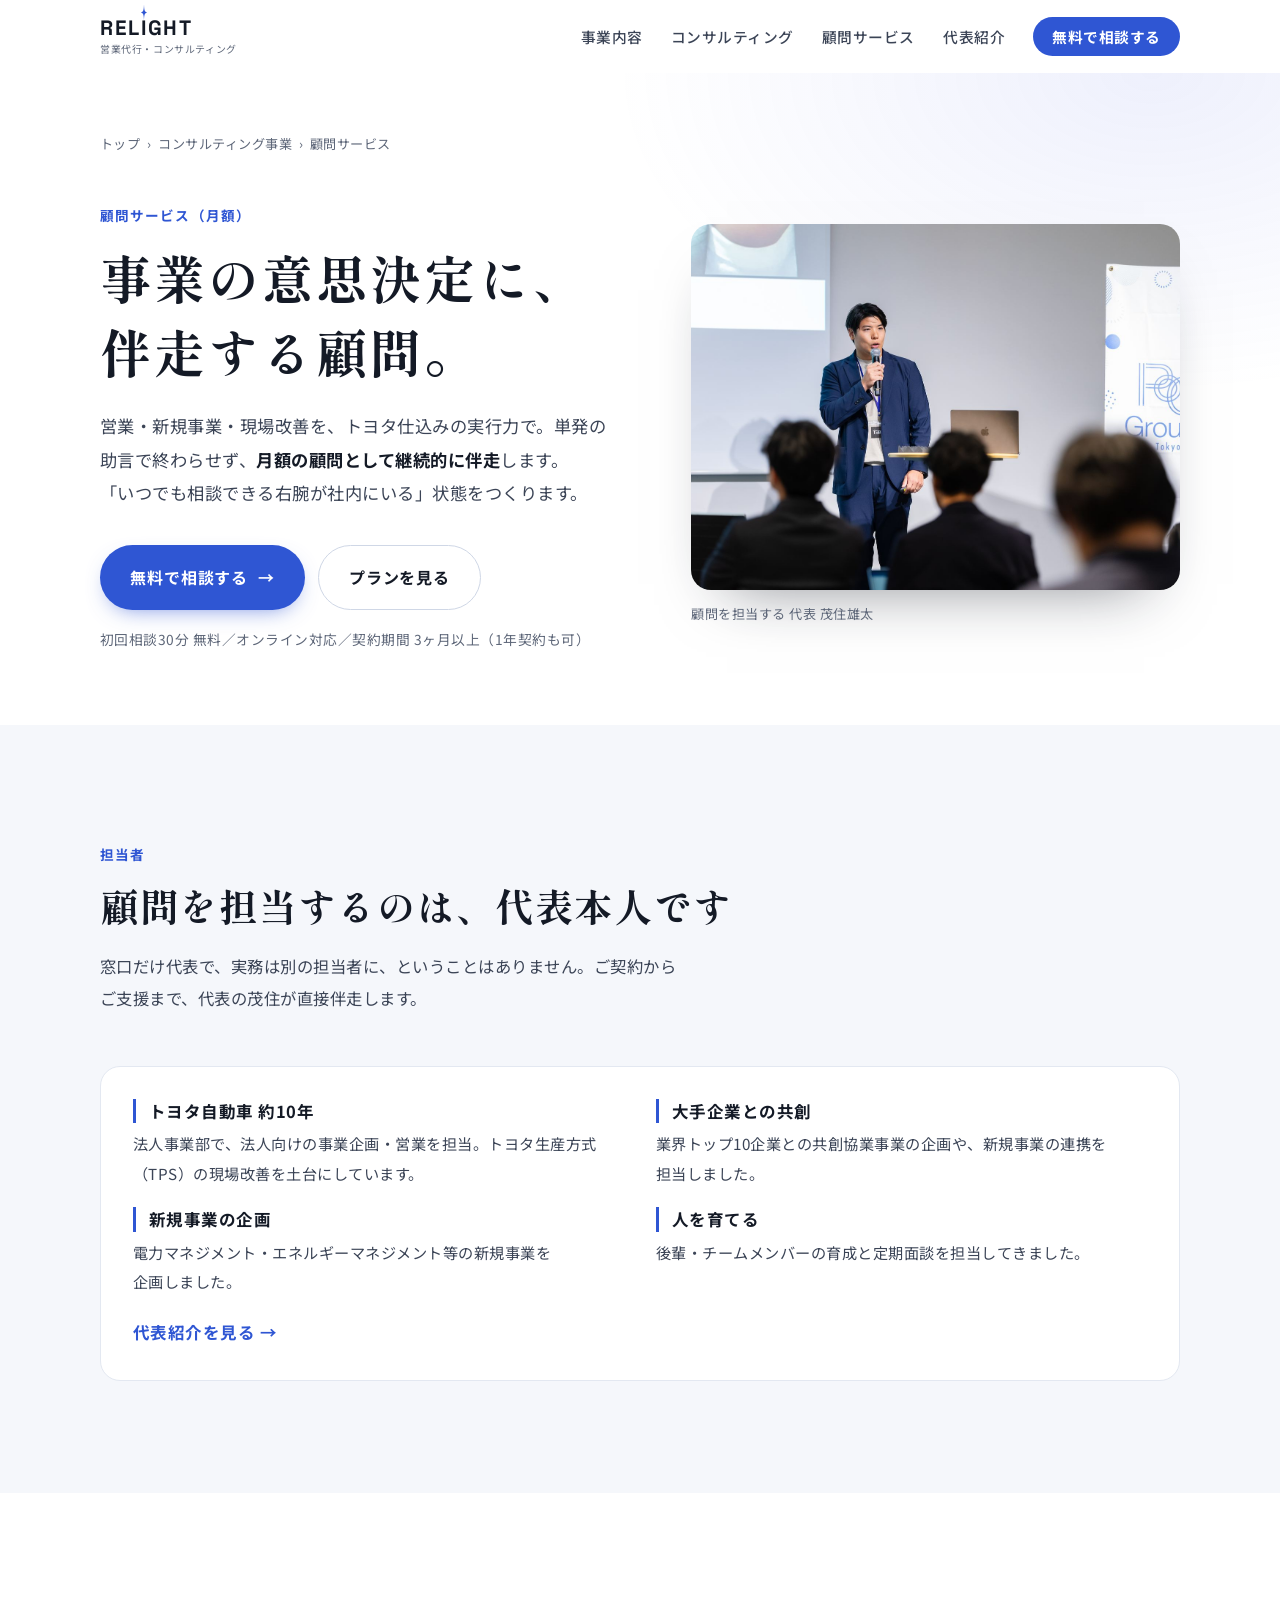
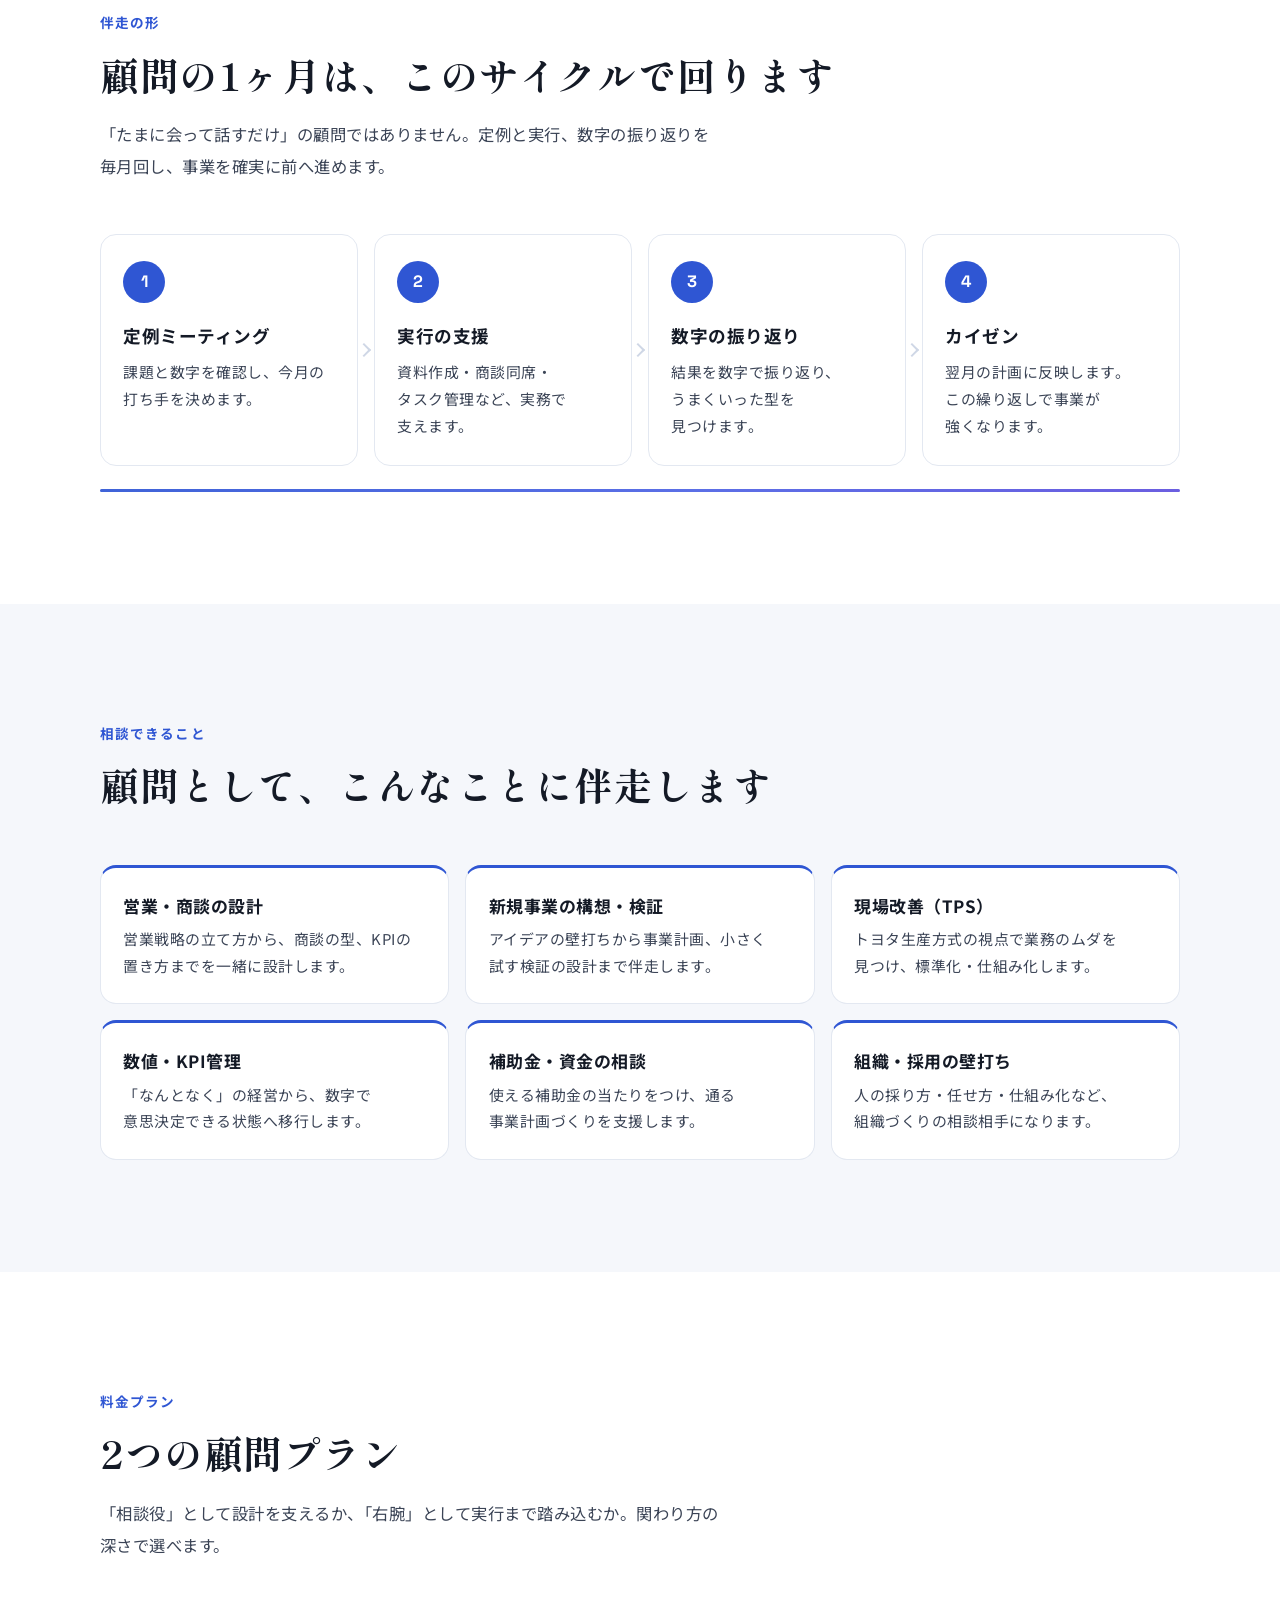
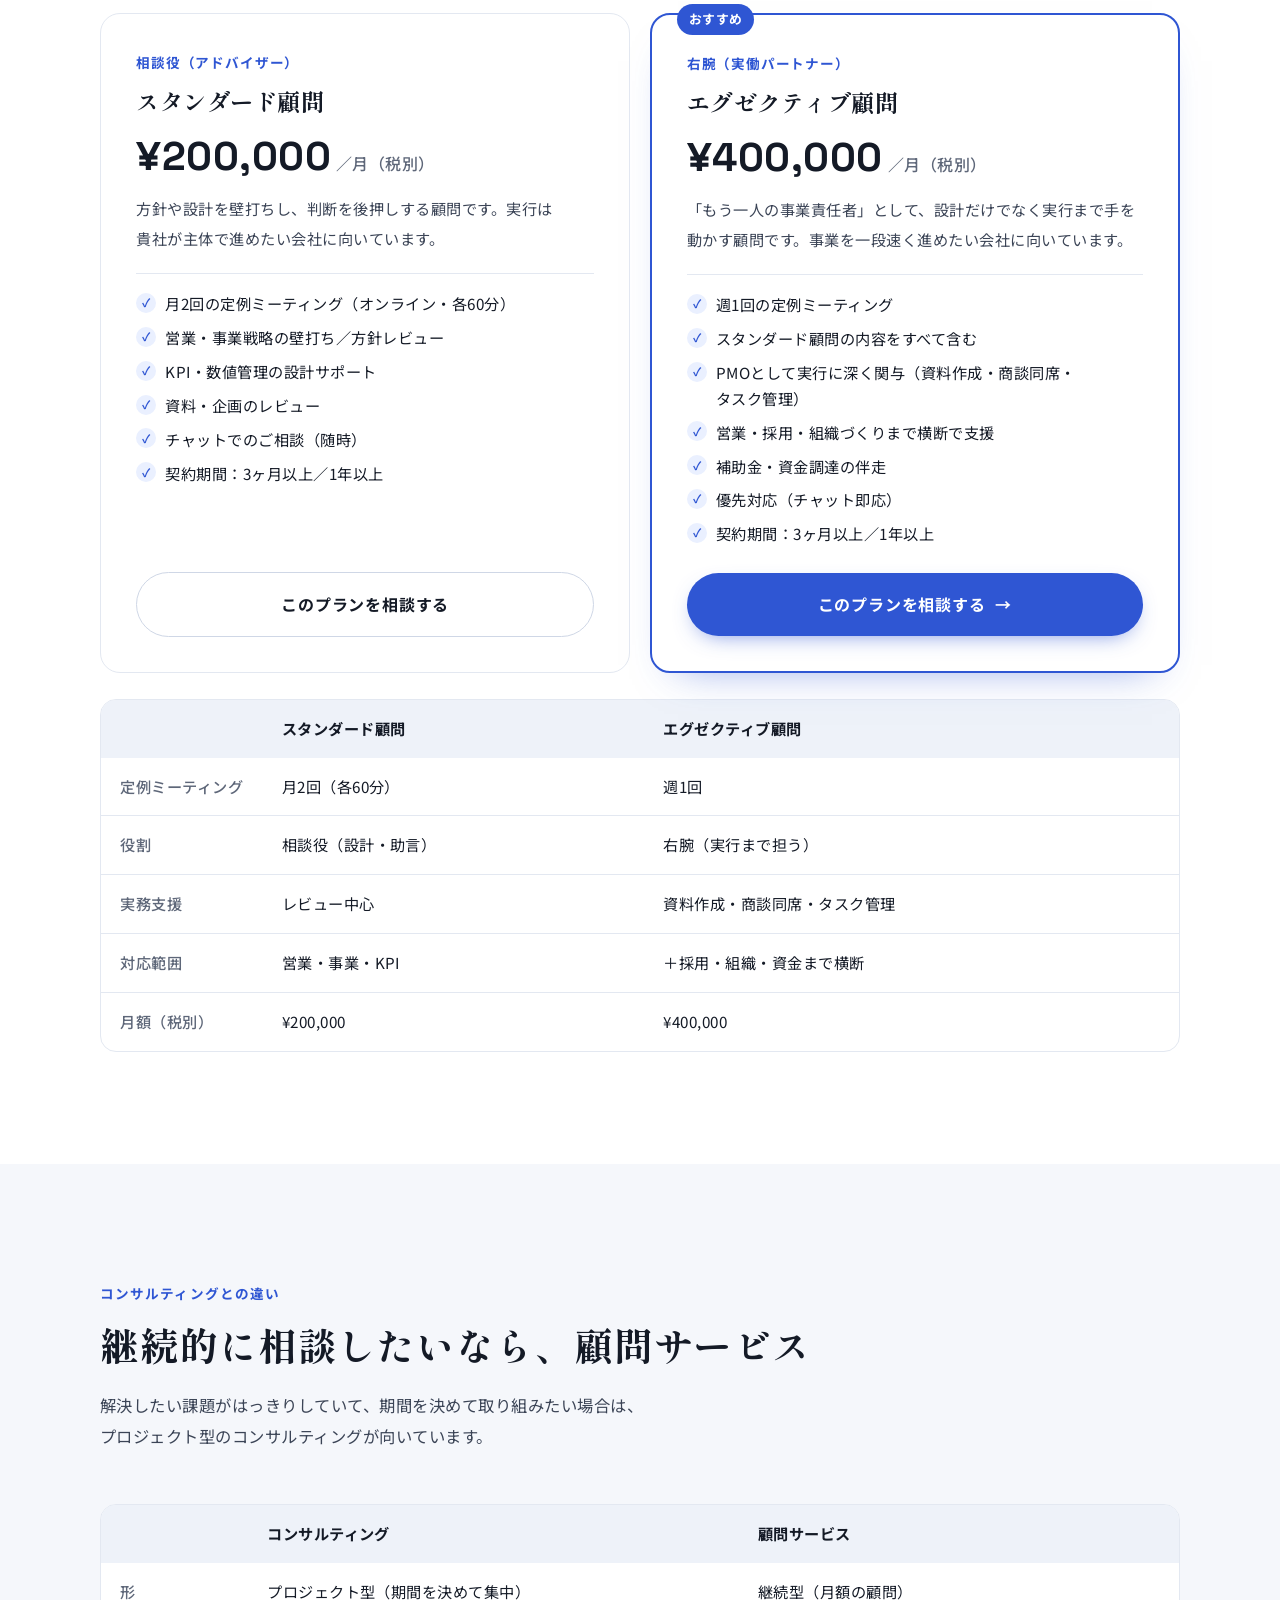
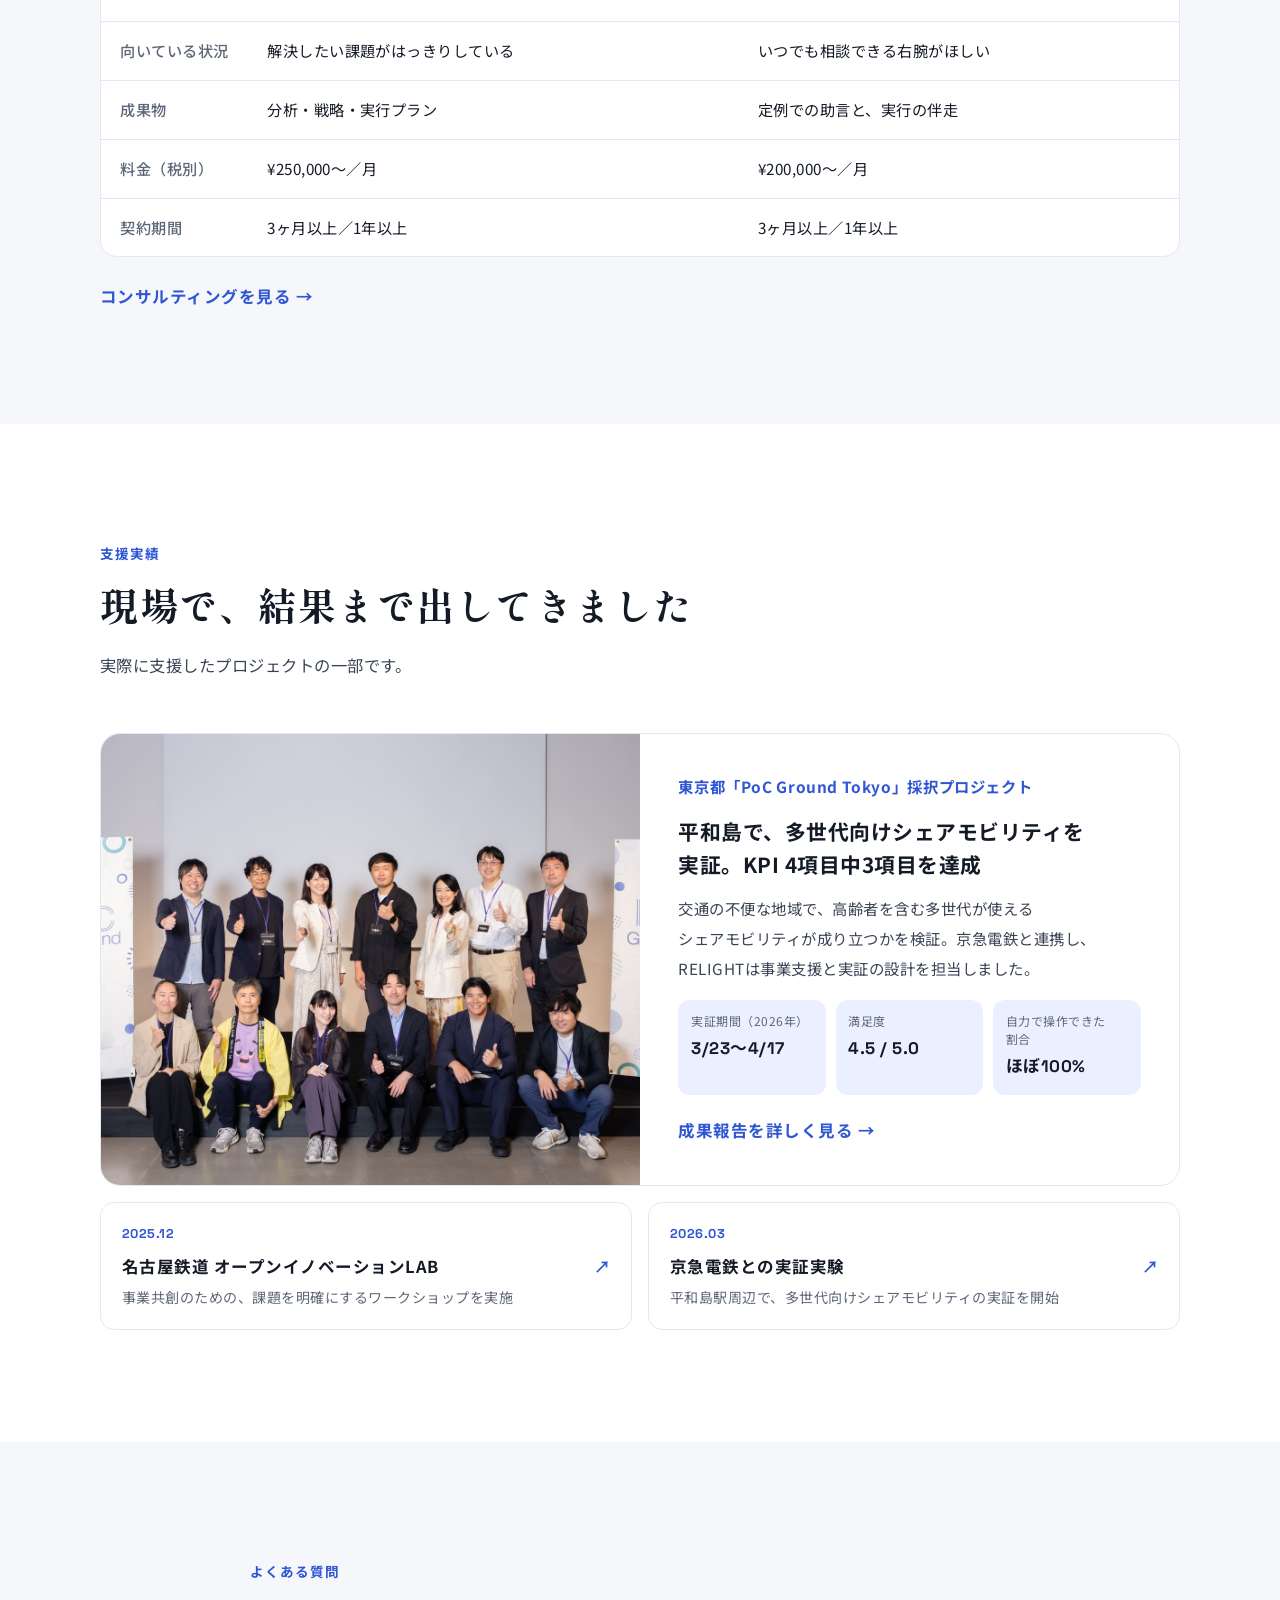
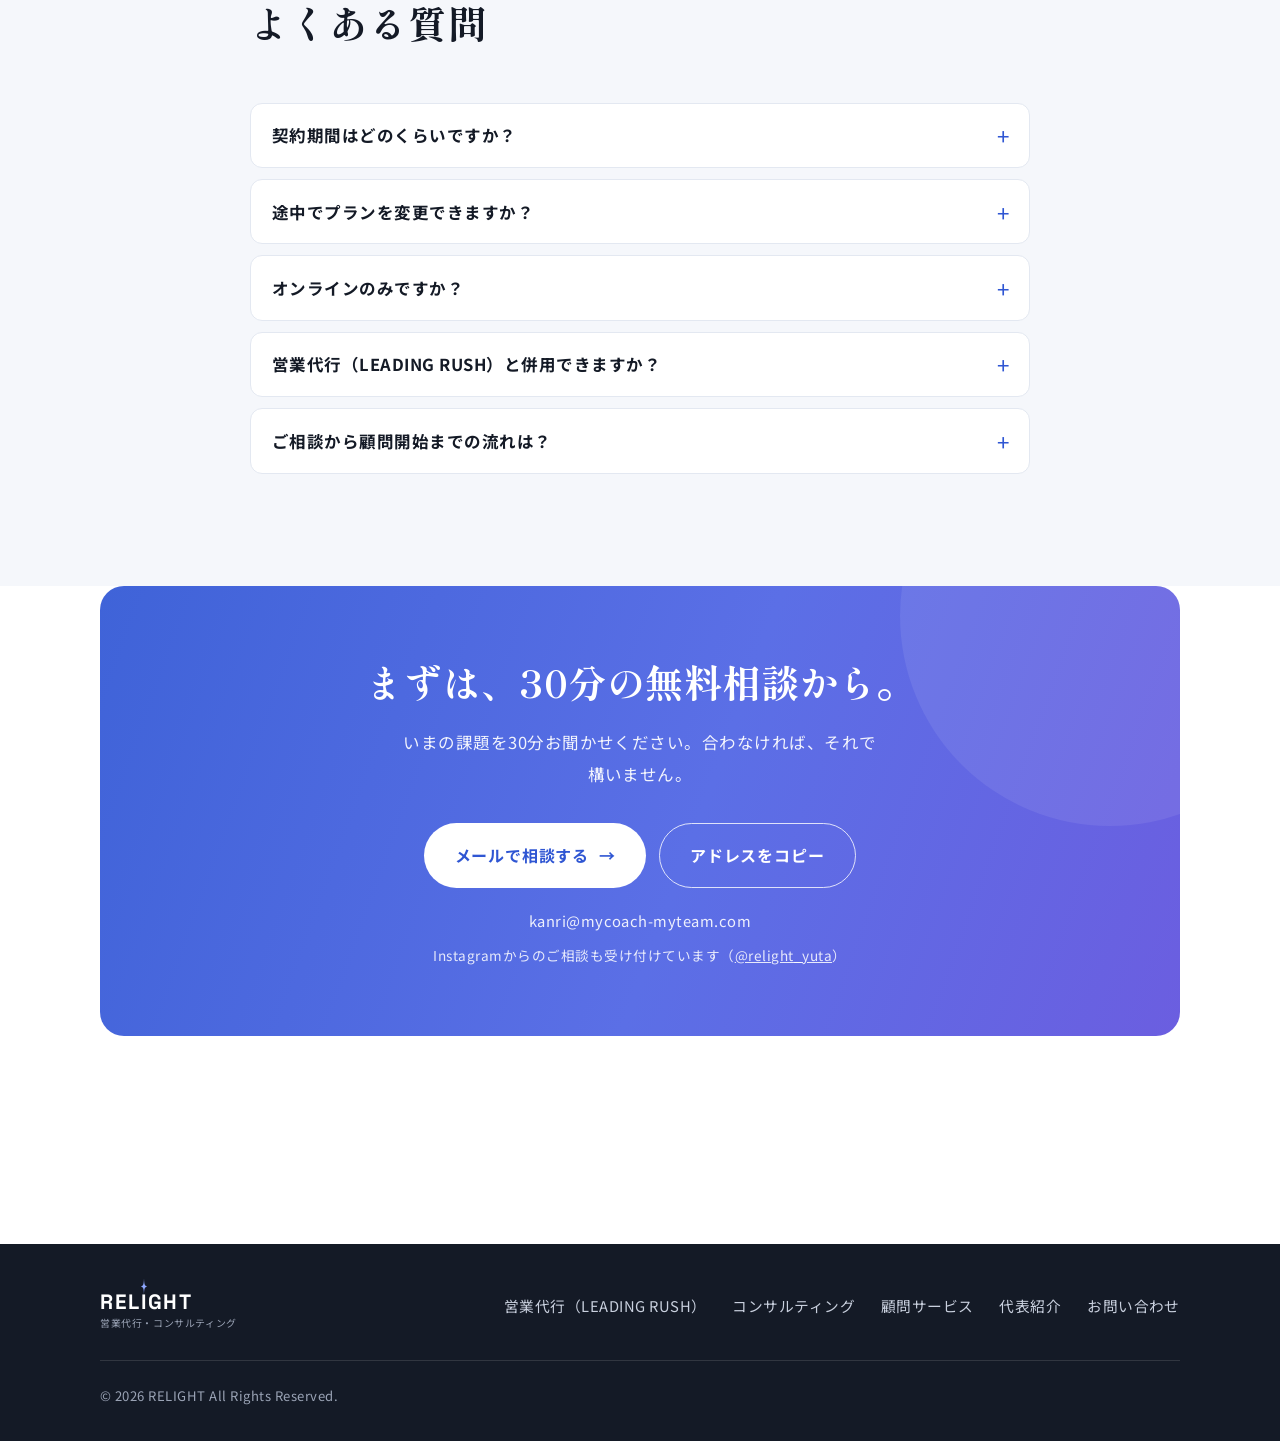
<file: advisory.html>
<!DOCTYPE html>
<html lang="ja">
<head>
<meta charset="UTF-8">
<meta name="viewport" content="width=device-width, initial-scale=1.0">
<title>顧問サービス｜RELIGHT</title>
<meta name="description" content="営業・新規事業・現場改善を、月額の顧問として継続的に伴走。スタンダード顧問 月額20万円（税別）、エグゼクティブ顧問 月額40万円（税別）。契約期間3ヶ月以上。">
<link rel="canonical" href="https://ymozfleet-creator.github.io/RELIGHT/advisory.html">
<meta name="robots" content="index, follow">
<meta name="theme-color" content="#ffffff">
<meta property="og:site_name" content="RELIGHT">
<meta property="og:locale" content="ja_JP">
<meta property="og:type" content="website">
<meta property="og:title" content="顧問サービス｜RELIGHT">
<meta property="og:description" content="営業・新規事業・現場改善を、月額の顧問として継続的に伴走。スタンダード顧問 月額20万円（税別）、エグゼクティブ顧問 月額40万円（税別）。契約期間3ヶ月以上。">
<meta property="og:url" content="https://ymozfleet-creator.github.io/RELIGHT/advisory.html">
<link rel="preconnect" href="https://fonts.googleapis.com">
<link rel="preconnect" href="https://fonts.gstatic.com" crossorigin>
<link href="https://fonts.googleapis.com/css2?family=Shippori+Mincho+B1:wght@500;700&family=Noto+Sans+JP:wght@400;500;700&family=Space+Grotesk:wght@500;700&display=swap" rel="stylesheet">
<link rel="stylesheet" href="assets/rl.css?v=5">
<script src="assets/rl.js?v=3" defer></script>
</head>
<body>
<script>document.documentElement.classList.add('no-js')</script>
<header class="hd">
  <div class="hd-in">
    <a href="index.html" class="logo" aria-label="RELIGHT トップへ"><span class="wm">REL<span class="ig">I<svg class="flame" viewBox="0 0 24 64" aria-hidden="true"><path d="M12 1C13 26 14.5 28 23 32C14.5 36 13 38 12 63C11 38 9.5 36 1 32C9.5 28 11 26 12 1Z" fill="#2f56d3"/></svg></span>GHT</span><span class="sub">営業代行・コンサルティング</span></a>
    <ul class="nav" id="nav">
      <li><a href="index.html#serv">事業内容</a></li><li><a href="consulting.html">コンサルティング</a></li><li><a href="advisory.html" aria-current="page">顧問サービス</a></li><li><a href="about.html">代表紹介</a></li>
      <li><a href="#contact" class="cta">無料で相談する</a></li>
    </ul>
    <button class="burger" aria-label="メニューを開く" aria-expanded="false" aria-controls="nav"><span></span><span></span><span></span></button>
  </div>
</header>

<main id="top">
<section class="p-hd">
  <div class="wrap">
    <p class="crumb"><a href="index.html">トップ</a><span>›</span><a href="index.html#serv-consult">コンサルティング事業</a><span>›</span>顧問サービス</p>
    <div class="p-split">
      <div>
        <span class="label">顧問サービス（月額）</span>
        <h1 class="p-h1">事業の意思決定に、<br class="sp">伴走する顧問。</h1>
        <p class="p-lead">営業・新規事業・現場改善を、トヨタ仕込みの実行力で。単発の助言で終わらせず、<b>月額の顧問として継続的に伴走</b>します。「いつでも相談できる右腕が社内にいる」状態をつくります。</p>
        <div class="hero-act left"><a class="btn pri" href="#contact">無料で相談する <span class="ar">→</span></a><a class="btn sec2" href="#plans">プランを見る</a></div>
        <p class="p-note">初回相談30分 無料／オンライン対応／契約期間 3ヶ月以上（1年契約も可）</p>
      </div>
      <figure class="p-fig"><img src="poc-speak.jpg" alt="成果報告会で登壇するRELIGHT代表 茂住雄太" width="1500" height="1000" style="object-position:40% center" fetchpriority="high"><figcaption>顧問を担当する 代表 茂住雄太</figcaption></figure>
    </div>
  </div>
</section>


<section class="sec alt" id="who">
  <div class="wrap">
    <div class="shead rv"><span class="label">担当者</span><h2 class="h2">顧問を担当するのは、代表本人です</h2><p class="intro">窓口だけ代表で、実務は別の担当者に、ということはありません。ご契約からご支援まで、代表の茂住が直接伴走します。</p></div>
    <div class="who rv">
      <dl>
        <div><dt>トヨタ自動車 約10年</dt><dd>法人事業部で、法人向けの事業企画・営業を担当。トヨタ生産方式（TPS）の現場改善を土台にしています。</dd></div>
        <div><dt>大手企業との共創</dt><dd>業界トップ10企業との共創協業事業の企画や、新規事業の連携を担当しました。</dd></div>
        <div><dt>新規事業の企画</dt><dd>電力マネジメント・エネルギーマネジメント等の新規事業を企画しました。</dd></div>
        <div><dt>人を育てる</dt><dd>後輩・チームメンバーの育成と定期面談を担当してきました。</dd></div>
      </dl>
      <a class="more" href="about.html">代表紹介を見る →</a>
    </div>
  </div>
</section>

<section class="sec" id="cycle">
  <div class="wrap">
    <div class="shead rv"><span class="label">伴走の形</span><h2 class="h2">顧問の1ヶ月は、このサイクルで回ります</h2><p class="intro">「たまに会って話すだけ」の顧問ではありません。定例と実行、数字の振り返りを毎月回し、事業を確実に前へ進めます。</p></div>
    <div class="steps">
      <div class="st rv"><span class="badge">1</span><h3>定例ミーティング</h3><p>課題と数字を確認し、今月の打ち手を決めます。</p></div>
      <div class="st rv d1"><span class="badge">2</span><h3>実行の支援</h3><p>資料作成・商談同席・タスク管理など、実務で支えます。</p></div>
      <div class="st rv d2"><span class="badge">3</span><h3>数字の振り返り</h3><p>結果を数字で振り返り、うまくいった型を見つけます。</p></div>
      <div class="st rv d3"><span class="badge">4</span><h3>カイゼン</h3><p>翌月の計画に反映します。この繰り返しで事業が強くなります。</p></div>
    </div>
    <div class="steps-line"><i></i></div>
  </div>
</section>

<section class="sec alt" id="scope">
  <div class="wrap">
    <div class="shead rv"><span class="label">相談できること</span><h2 class="h2">顧問として、こんなことに伴走します</h2></div>
    <div class="cards3">
      <div class="cd rv"><h3>営業・商談の設計</h3><p>営業戦略の立て方から、商談の型、KPIの置き方までを一緒に設計します。</p></div>
      <div class="cd rv d1"><h3>新規事業の構想・検証</h3><p>アイデアの壁打ちから事業計画、小さく試す検証の設計まで伴走します。</p></div>
      <div class="cd rv d2"><h3>現場改善（TPS）</h3><p>トヨタ生産方式の視点で業務のムダを見つけ、標準化・仕組み化します。</p></div>
      <div class="cd rv"><h3>数値・KPI管理</h3><p>「なんとなく」の経営から、数字で意思決定できる状態へ移行します。</p></div>
      <div class="cd rv d1"><h3>補助金・資金の相談</h3><p>使える補助金の当たりをつけ、通る事業計画づくりを支援します。</p></div>
      <div class="cd rv d2"><h3>組織・採用の壁打ち</h3><p>人の採り方・任せ方・仕組み化など、組織づくりの相談相手になります。</p></div>
    </div>
  </div>
</section>

<section class="sec" id="plans">
  <div class="wrap">
    <div class="shead rv"><span class="label">料金プラン</span><h2 class="h2">2つの顧問プラン</h2><p class="intro">「相談役」として設計を支えるか、「右腕」として実行まで踏み込むか。関わり方の深さで選べます。</p></div>
    <div class="plans">
      <div class="plan rv">
        <p class="pl-k">相談役（アドバイザー）</p>
        <h3>スタンダード顧問</h3>
        <p class="pl-p">¥200,000<small>／月（税別）</small></p>
        <p class="pl-d">方針や設計を壁打ちし、判断を後押しする顧問です。実行は貴社が主体で進めたい会社に向いています。</p>
        <ul class="chk"><li>月2回の定例ミーティング（オンライン・各60分）</li><li>営業・事業戦略の壁打ち／方針レビュー</li><li>KPI・数値管理の設計サポート</li><li>資料・企画のレビュー</li><li>チャットでのご相談（随時）</li><li>契約期間：3ヶ月以上／1年以上</li></ul>
        <a class="btn sec2" href="https://mail.google.com/mail/?view=cm&amp;fs=1&amp;to=kanri@mycoach-myteam.com&amp;su=%E3%82%B9%E3%82%BF%E3%83%B3%E3%83%80%E3%83%BC%E3%83%89%E9%A1%A7%E5%95%8F%E3%81%AE%E3%81%94%E7%9B%B8%E8%AB%87%EF%BC%88RELIGHT%EF%BC%89" target="_blank" rel="noopener">このプランを相談する</a>
      </div>
      <div class="plan rec rv d1">
        <span class="pl-badge">おすすめ</span>
        <p class="pl-k">右腕（実働パートナー）</p>
        <h3>エグゼクティブ顧問</h3>
        <p class="pl-p">¥400,000<small>／月（税別）</small></p>
        <p class="pl-d">「もう一人の事業責任者」として、設計だけでなく実行まで手を動かす顧問です。事業を一段速く進めたい会社に向いています。</p>
        <ul class="chk"><li>週1回の定例ミーティング</li><li>スタンダード顧問の内容をすべて含む</li><li>PMOとして実行に深く関与（資料作成・商談同席・タスク管理）</li><li>営業・採用・組織づくりまで横断で支援</li><li>補助金・資金調達の伴走</li><li>優先対応（チャット即応）</li><li>契約期間：3ヶ月以上／1年以上</li></ul>
        <a class="btn pri" href="https://mail.google.com/mail/?view=cm&amp;fs=1&amp;to=kanri@mycoach-myteam.com&amp;su=%E3%82%A8%E3%82%B0%E3%82%BC%E3%82%AF%E3%83%86%E3%82%A3%E3%83%96%E9%A1%A7%E5%95%8F%E3%81%AE%E3%81%94%E7%9B%B8%E8%AB%87%EF%BC%88RELIGHT%EF%BC%89" target="_blank" rel="noopener">このプランを相談する <span class="ar">→</span></a>
      </div>
    </div>
    <div class="tbl-wrap rv" style="margin-top:1.6rem"><table class="tbl">
      <thead><tr><th></th><th>スタンダード顧問</th><th>エグゼクティブ顧問</th></tr></thead>
      <tbody>
        <tr><th>定例ミーティング</th><td>月2回（各60分）</td><td>週1回</td></tr>
        <tr><th>役割</th><td>相談役（設計・助言）</td><td>右腕（実行まで担う）</td></tr>
        <tr><th>実務支援</th><td>レビュー中心</td><td>資料作成・商談同席・タスク管理</td></tr>
        <tr><th>対応範囲</th><td>営業・事業・KPI</td><td>＋採用・組織・資金まで横断</td></tr>
        <tr><th>月額（税別）</th><td>¥200,000</td><td>¥400,000</td></tr>
      </tbody>
    </table></div>
  </div>
</section>

<section class="sec alt" id="diff">
  <div class="wrap">
    <div class="shead rv"><span class="label">コンサルティングとの違い</span><h2 class="h2">継続的に相談したいなら、顧問サービス</h2><p class="intro">解決したい課題がはっきりしていて、期間を決めて取り組みたい場合は、プロジェクト型のコンサルティングが向いています。</p></div>
    <div class="tbl-wrap rv"><table class="tbl">
  <thead><tr><th></th><th>コンサルティング</th><th>顧問サービス</th></tr></thead>
  <tbody>
    <tr><th>形</th><td>プロジェクト型（期間を決めて集中）</td><td>継続型（月額の顧問）</td></tr>
    <tr><th>向いている状況</th><td>解決したい課題がはっきりしている</td><td>いつでも相談できる右腕がほしい</td></tr>
    <tr><th>成果物</th><td>分析・戦略・実行プラン</td><td>定例での助言と、実行の伴走</td></tr>
    <tr><th>料金（税別）</th><td>¥250,000〜／月</td><td>¥200,000〜／月</td></tr>
    <tr><th>契約期間</th><td>3ヶ月以上／1年以上</td><td>3ヶ月以上／1年以上</td></tr>
  </tbody>
</table></div>
    <p class="rv" style="margin-top:1.4rem"><a class="more" href="consulting.html">コンサルティングを見る →</a></p>
  </div>
</section>

<section class="sec" id="cases">
  <div class="wrap">
    <div class="shead rv"><span class="label">支援実績</span><h2 class="h2">現場で、結果まで出してきました</h2><p class="intro">実際に支援したプロジェクトの一部です。</p></div>
    <article class="case rv">
      <figure><img src="poc-group.jpg" alt="東京都 PoC Ground Tokyo 成果報告会 参加メンバーとの集合写真" width="1500" height="1000" loading="lazy"></figure>
      <div class="case-b">
        <p class="case-tag">東京都「PoC Ground Tokyo」採択プロジェクト</p>
        <h3>平和島で、多世代向けシェアモビリティを実証。KPI 4項目中3項目を達成</h3>
        <p>交通の不便な地域で、高齢者を含む多世代が使えるシェアモビリティが成り立つかを検証。京急電鉄と連携し、RELIGHTは事業支援と実証の設計を担当しました。</p>
        <dl class="case-kv">
          <div><dt>実証期間（2026年）</dt><dd>3/23〜4/17</dd></div>
          <div><dt>満足度</dt><dd>4.5 / 5.0</dd></div>
          <div><dt>自力で操作できた割合</dt><dd>ほぼ100%</dd></div>
        </dl>
        <a class="more" href="poc-ground.html">成果報告を詳しく見る →</a>
      </div>
    </article>
    <div class="case-sub">
      <a class="rv" href="https://www.meitetsu.co.jp/moilab/" target="_blank" rel="noopener"><span class="d">2025.12</span><b>名古屋鉄道 オープンイノベーションLAB</b><small>事業共創のための、課題を明確にするワークショップを実施</small><span class="ar">↗</span></a>
      <a class="rv d1" href="https://www.keikyu.co.jp/company/news/2025/20260319HP_25234MK.html" target="_blank" rel="noopener"><span class="d">2026.03</span><b>京急電鉄との実証実験</b><small>平和島駅周辺で、多世代向けシェアモビリティの実証を開始</small><span class="ar">↗</span></a>
    </div>
  </div>
</section>

<section class="sec alt" id="faq">
  <div class="wrap narrow">
    <div class="shead rv"><span class="label">よくある質問</span><h2 class="h2">よくある質問</h2></div>
    <div class="faqs"><details class="fq rv"><summary>契約期間はどのくらいですか？</summary><p>3ヶ月以上からお願いしています。1年以上の年間契約も承ります。事業の変化は3ヶ月単位で見えてくるため、まずは3ヶ月からのご契約が基本です。以降は月単位で継続・見直しができます。</p></details><details class="fq rv"><summary>途中でプランを変更できますか？</summary><p>できます。立ち上げ期はエグゼクティブ顧問、安定期はスタンダード顧問へ、など事業の段階に合わせて調整いただけます。</p></details><details class="fq rv"><summary>オンラインのみですか？</summary><p>オンライン中心で全国に対応しています。東京近郊であれば、必要に応じて対面や現場訪問にも対応します。</p></details><details class="fq rv"><summary>営業代行（LEADING RUSH）と併用できますか？</summary><p>できます。顧問で戦略を設計しつつ、商談アポの獲得を営業代行（LEADING RUSH）で担う、といった組み合わせが可能です。無料相談で合う形をご提案します。</p></details><details class="fq rv"><summary>ご相談から顧問開始までの流れは？</summary><p>①無料相談（30分）で現状と課題をうかがい、②合うプランと関わり方をご提案します。③ご契約後、定例ミーティングとチャットで伴走を始め、④成果を見ながら関わり方を見直していきます。</p></details></div>
  </div>
</section>

<section class="sec" id="contact" style="padding-top:0">
  <div class="wrap">
    <div class="cta rv">
      <h2>まずは、30分の無料相談から。</h2>
      <p>いまの課題を30分お聞かせください。合わなければ、それで構いません。</p>
      <div class="acts">
        <a class="btn w" href="https://mail.google.com/mail/?view=cm&amp;fs=1&amp;to=kanri@mycoach-myteam.com&amp;su=%E9%A1%A7%E5%95%8F%E3%81%AE%E3%81%94%E7%9B%B8%E8%AB%87%EF%BC%88RELIGHT%EF%BC%89" target="_blank" rel="noopener">メールで相談する <span class="ar">→</span></a>
        <button type="button" class="btn o" data-copy="kanri@mycoach-myteam.com">アドレスをコピー</button>
      </div>
      <a class="mail" href="mailto:kanri@mycoach-myteam.com">kanri@mycoach-myteam.com</a>
      <p class="note">Instagramからのご相談も受け付けています（<a href="https://www.instagram.com/relight_yuta/" target="_blank" rel="noopener" style="text-decoration:underline">@relight_yuta</a>）</p>
    </div>
  </div>
</section>
</main>

<footer class="ft">
  <div class="wrap">
    <div class="ft-in">
      <a href="index.html" class="logo" aria-label="RELIGHT トップへ"><span class="wm">REL<span class="ig">I<svg class="flame" viewBox="0 0 24 64" aria-hidden="true"><path d="M12 1C13 26 14.5 28 23 32C14.5 36 13 38 12 63C11 38 9.5 36 1 32C9.5 28 11 26 12 1Z" fill="#8fa8ff"/></svg></span>GHT</span><span class="sub">営業代行・コンサルティング</span></a>
      <nav aria-label="フッターメニュー"><a href="https://ymozfleet-creator.github.io/leadrush/" target="_blank" rel="noopener">営業代行（LEADING RUSH）</a><a href="consulting.html">コンサルティング</a><a href="advisory.html">顧問サービス</a><a href="about.html">代表紹介</a><a href="#contact">お問い合わせ</a></nav>
    </div>
    <p class="cp">© 2026 RELIGHT All Rights Reserved.</p>
  </div>
</footer>
</body>
</html>
</file>
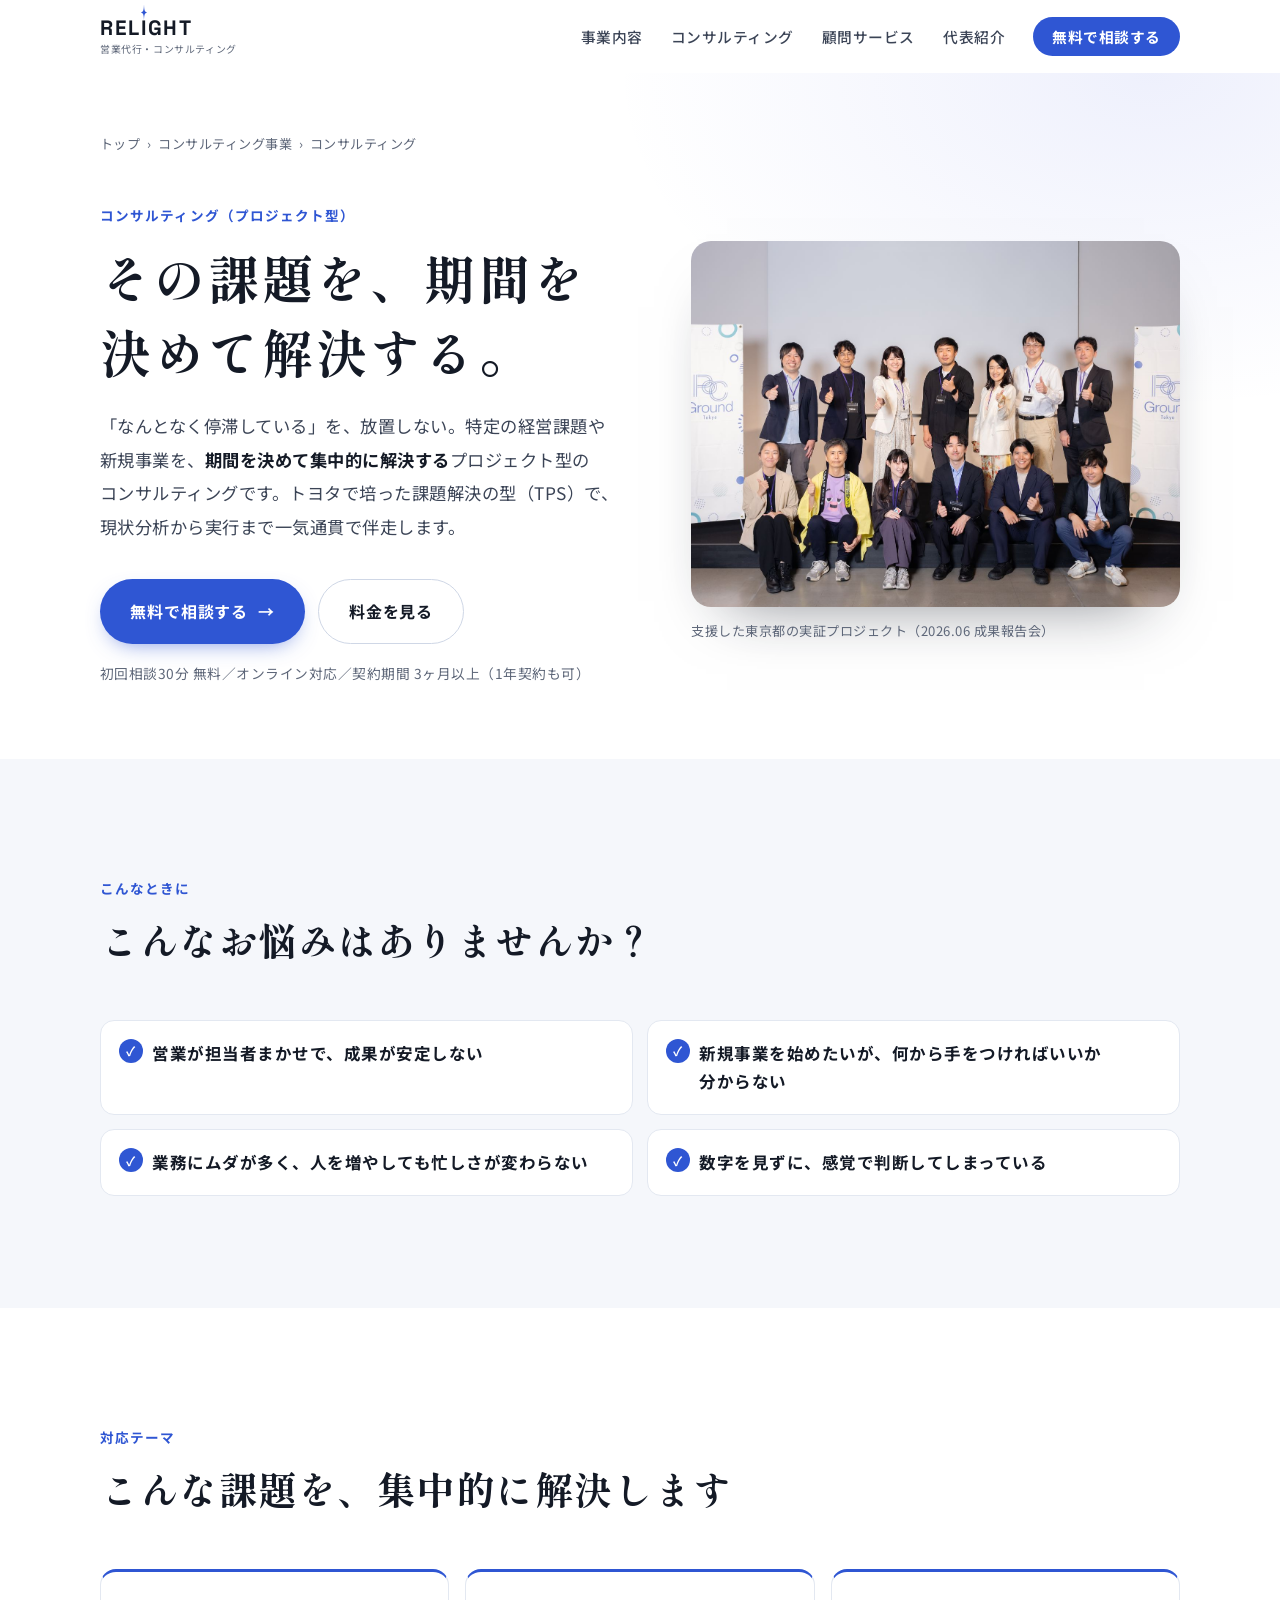
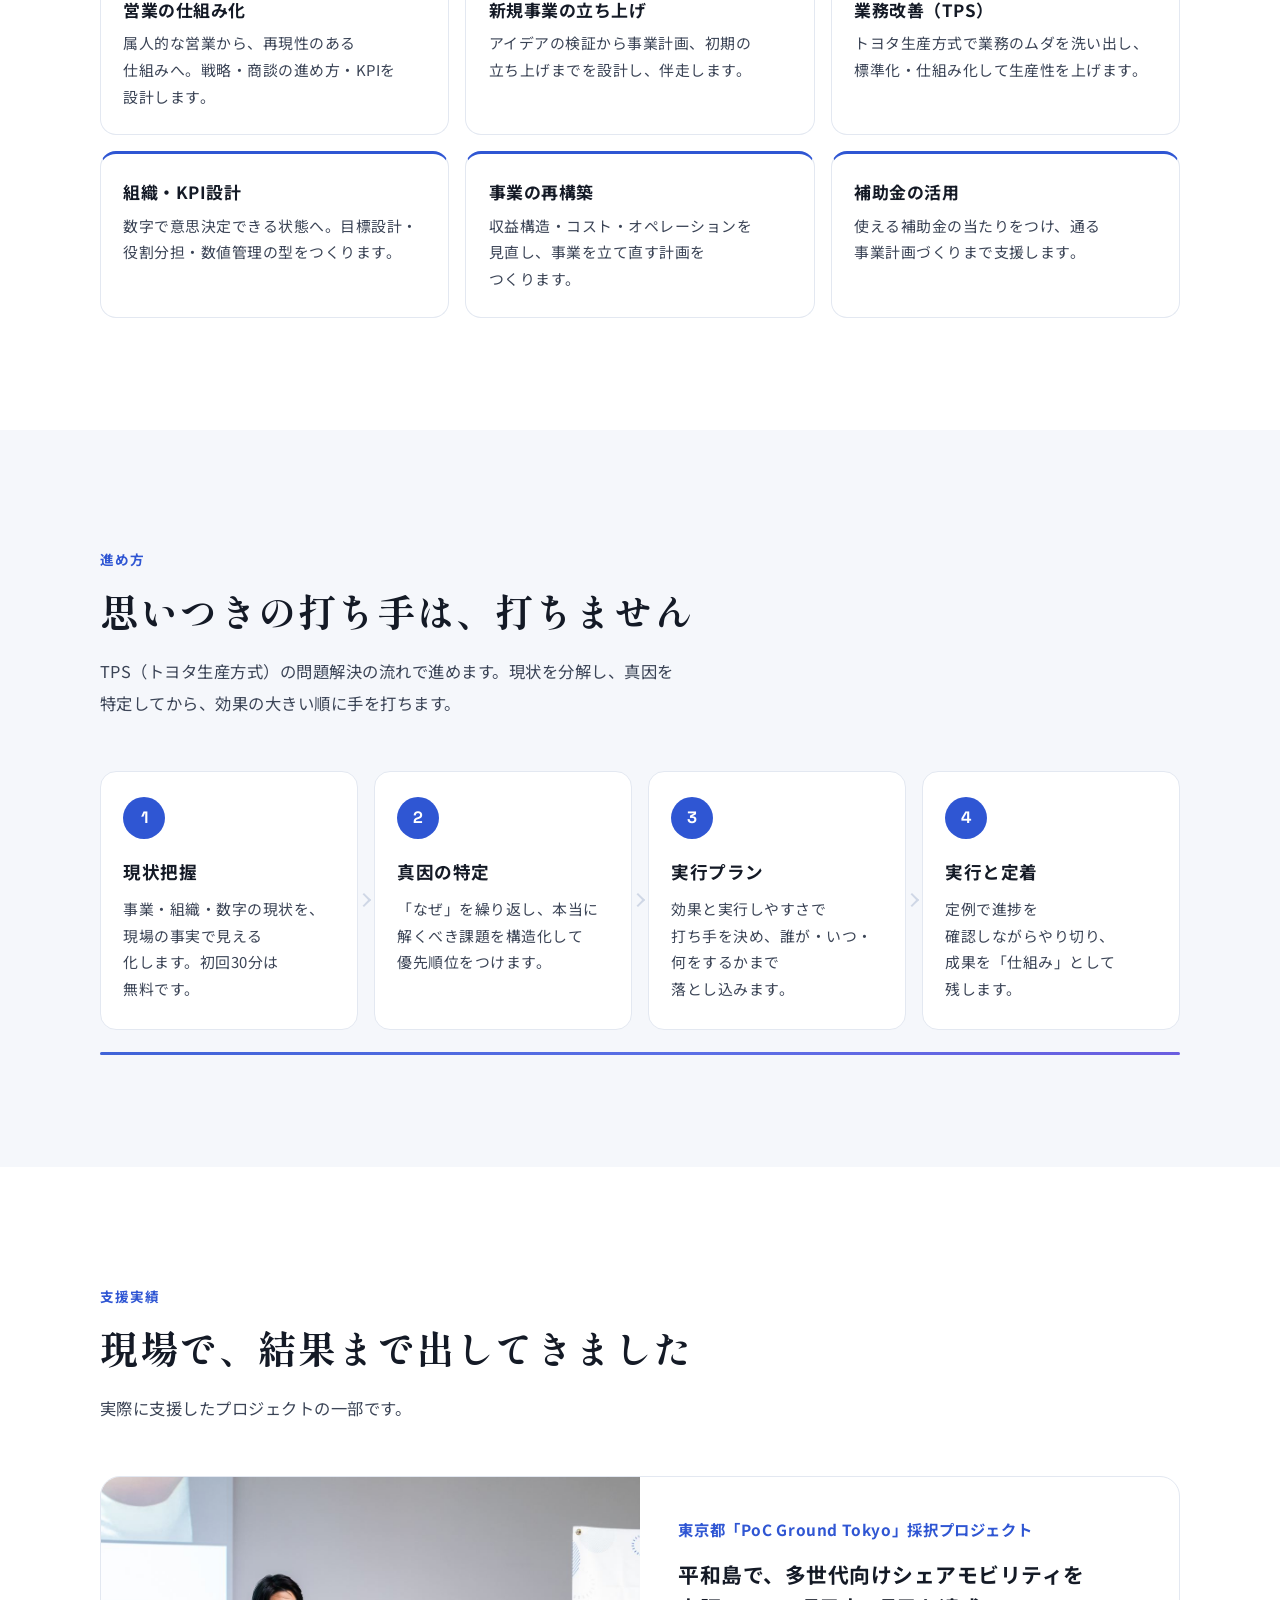
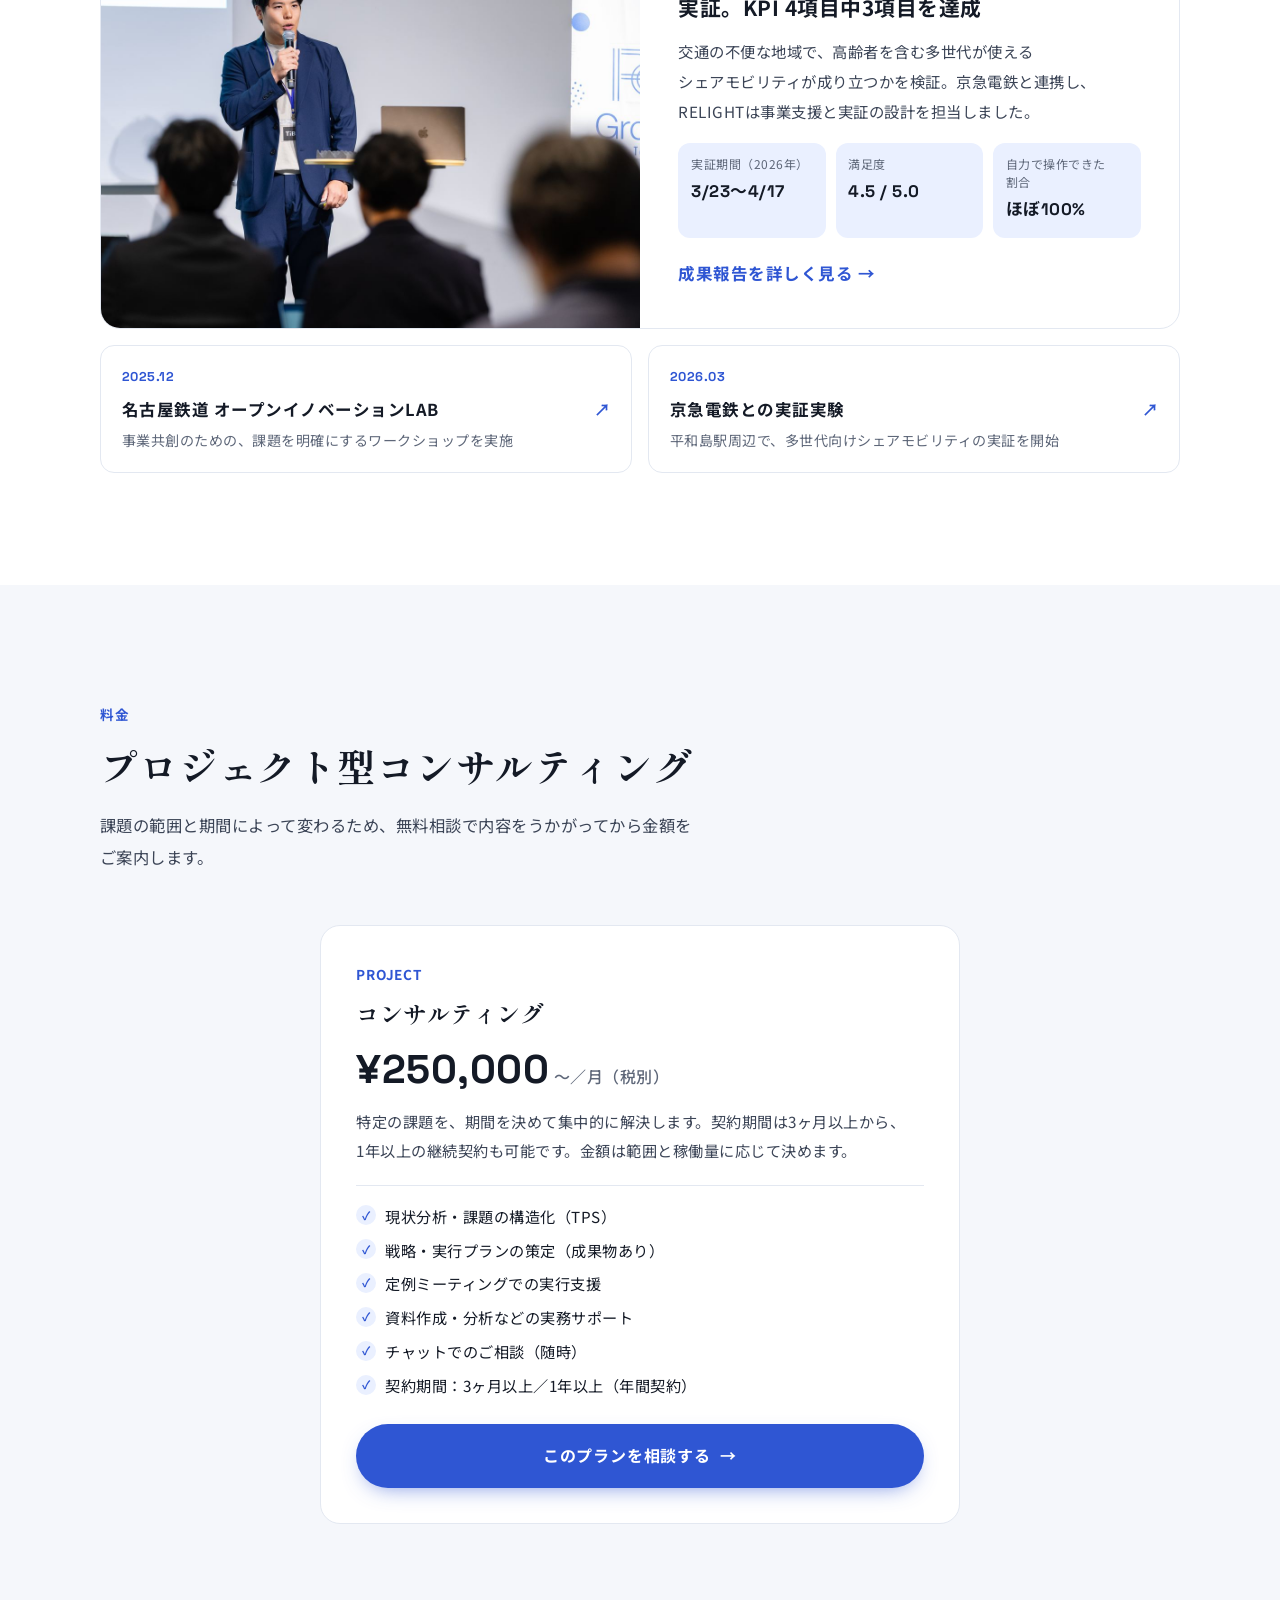
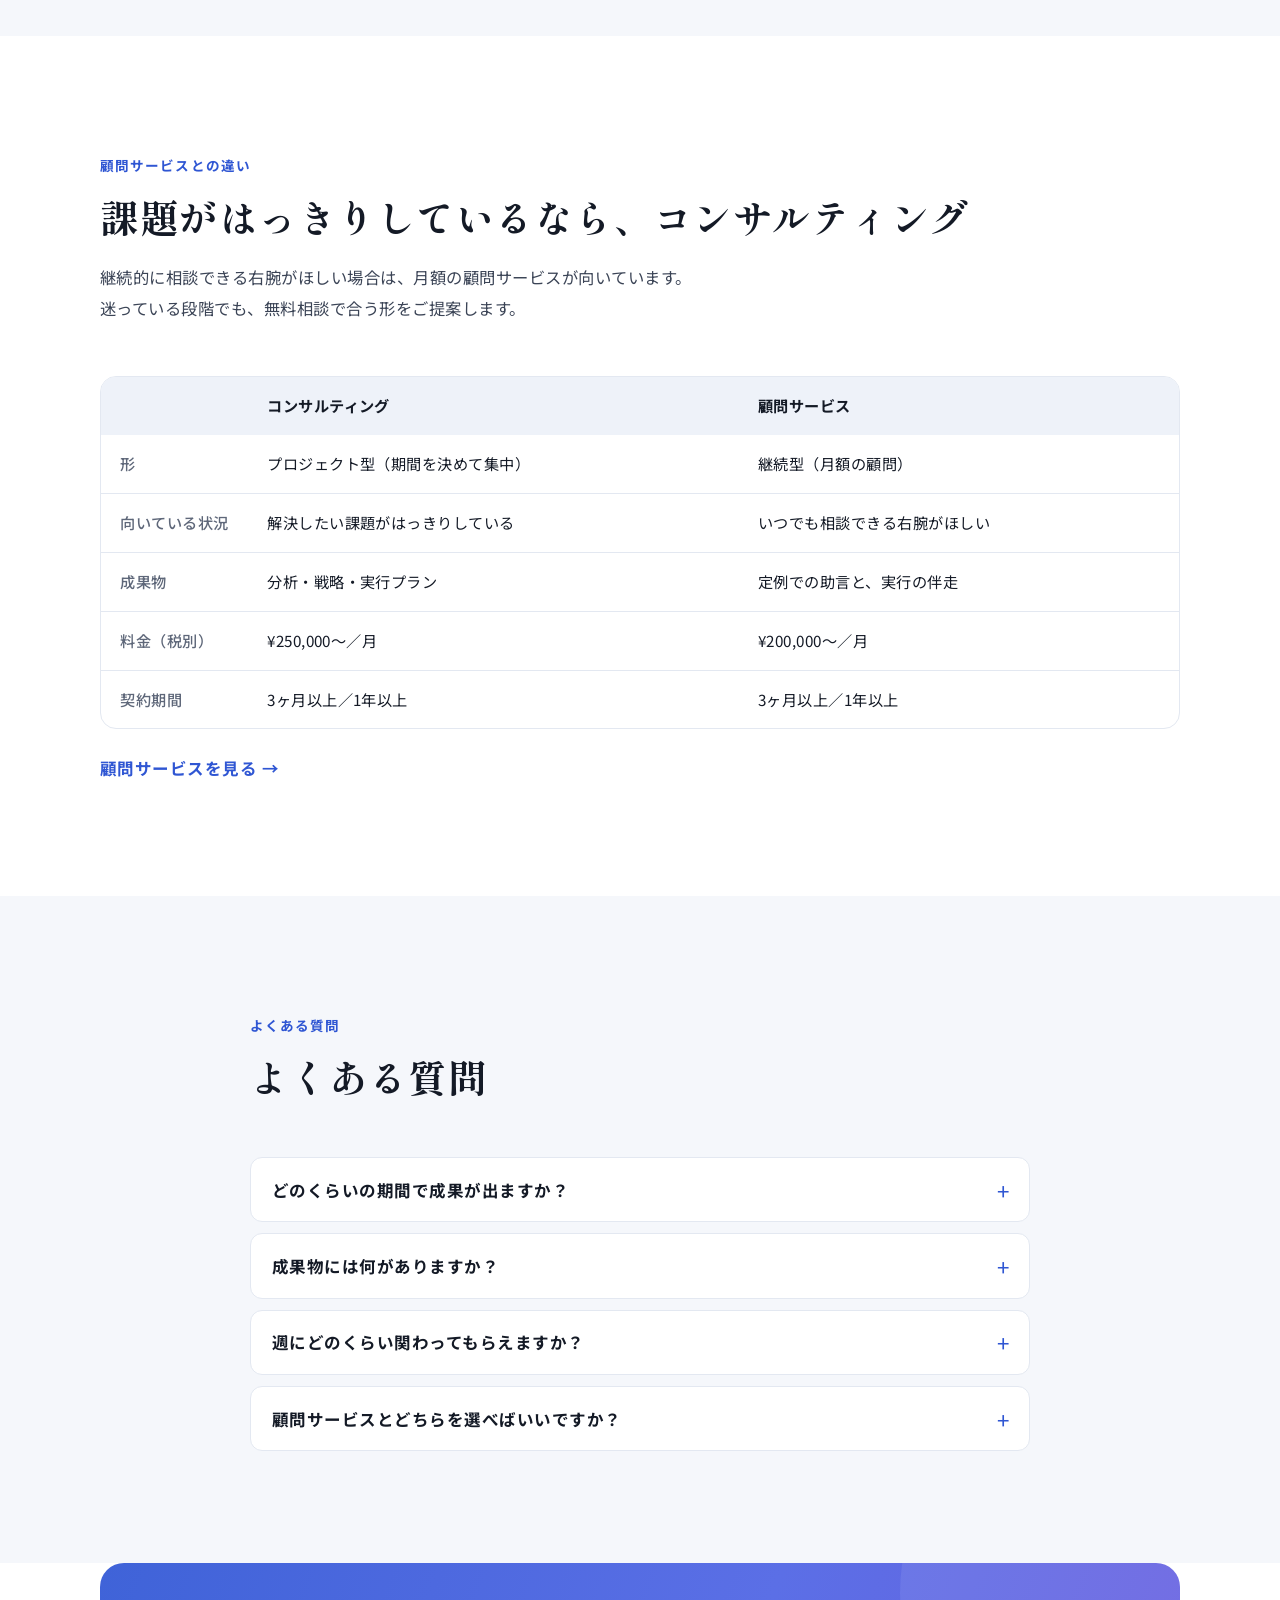
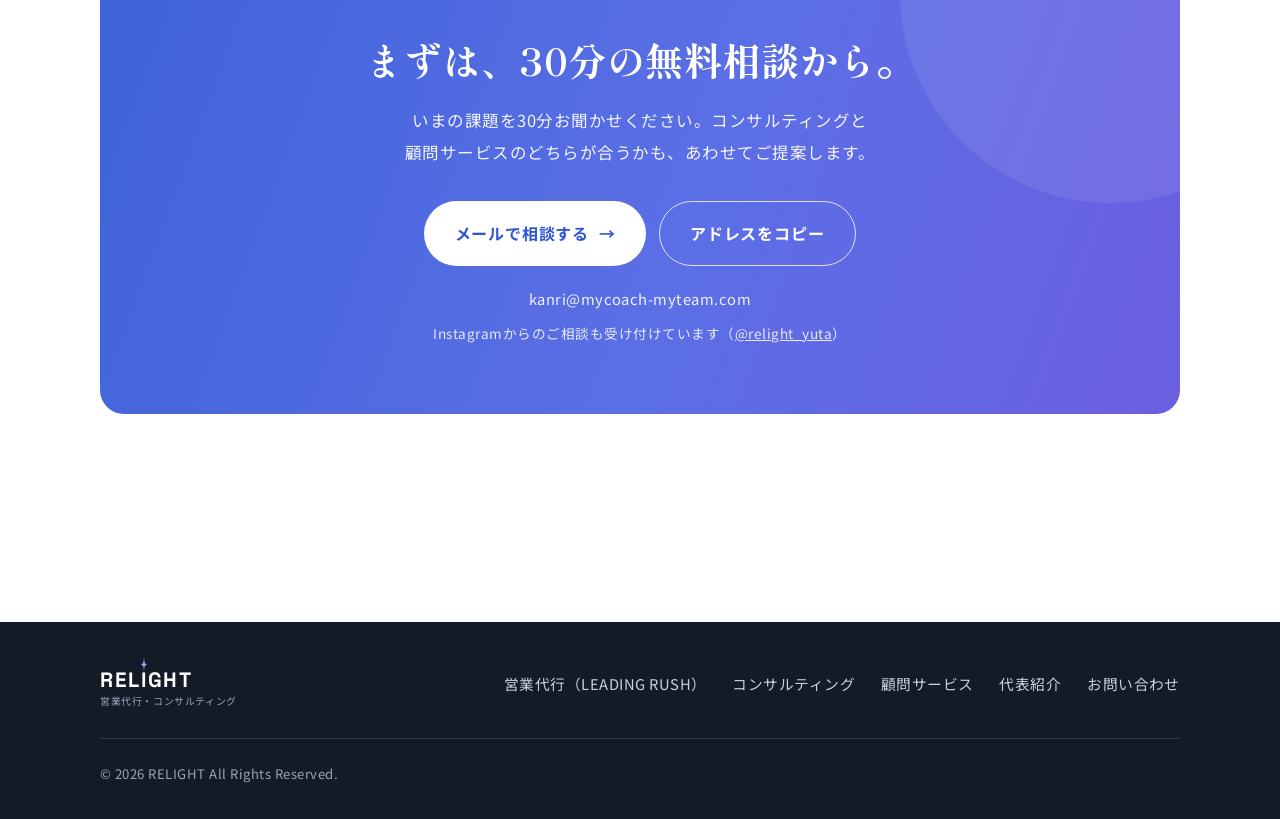
<file: consulting.html>
<!DOCTYPE html>
<html lang="ja">
<head>
<meta charset="UTF-8">
<meta name="viewport" content="width=device-width, initial-scale=1.0">
<title>コンサルティング｜RELIGHT</title>
<meta name="description" content="特定の経営課題・新規事業を、期間を決めて集中的に解決するプロジェクト型コンサルティング。トヨタで培った課題解決の型（TPS）で、現状分析から実行まで伴走します。月額25万円〜（税別）、契約期間3ヶ月以上。">
<link rel="canonical" href="https://ymozfleet-creator.github.io/RELIGHT/consulting.html">
<meta name="robots" content="index, follow">
<meta name="theme-color" content="#ffffff">
<meta property="og:site_name" content="RELIGHT">
<meta property="og:locale" content="ja_JP">
<meta property="og:type" content="website">
<meta property="og:title" content="コンサルティング｜RELIGHT">
<meta property="og:description" content="特定の経営課題・新規事業を、期間を決めて集中的に解決するプロジェクト型コンサルティング。トヨタで培った課題解決の型（TPS）で、現状分析から実行まで伴走します。月額25万円〜（税別）、契約期間3ヶ月以上。">
<meta property="og:url" content="https://ymozfleet-creator.github.io/RELIGHT/consulting.html">
<link rel="preconnect" href="https://fonts.googleapis.com">
<link rel="preconnect" href="https://fonts.gstatic.com" crossorigin>
<link href="https://fonts.googleapis.com/css2?family=Shippori+Mincho+B1:wght@500;700&family=Noto+Sans+JP:wght@400;500;700&family=Space+Grotesk:wght@500;700&display=swap" rel="stylesheet">
<link rel="stylesheet" href="assets/rl.css?v=5">
<script src="assets/rl.js?v=3" defer></script>
</head>
<body>
<script>document.documentElement.classList.add('no-js')</script>
<header class="hd">
  <div class="hd-in">
    <a href="index.html" class="logo" aria-label="RELIGHT トップへ"><span class="wm">REL<span class="ig">I<svg class="flame" viewBox="0 0 24 64" aria-hidden="true"><path d="M12 1C13 26 14.5 28 23 32C14.5 36 13 38 12 63C11 38 9.5 36 1 32C9.5 28 11 26 12 1Z" fill="#2f56d3"/></svg></span>GHT</span><span class="sub">営業代行・コンサルティング</span></a>
    <ul class="nav" id="nav">
      <li><a href="index.html#serv">事業内容</a></li><li><a href="consulting.html" aria-current="page">コンサルティング</a></li><li><a href="advisory.html">顧問サービス</a></li><li><a href="about.html">代表紹介</a></li>
      <li><a href="#contact" class="cta">無料で相談する</a></li>
    </ul>
    <button class="burger" aria-label="メニューを開く" aria-expanded="false" aria-controls="nav"><span></span><span></span><span></span></button>
  </div>
</header>

<main id="top">
<section class="p-hd">
  <div class="wrap">
    <p class="crumb"><a href="index.html">トップ</a><span>›</span><a href="index.html#serv-consult">コンサルティング事業</a><span>›</span>コンサルティング</p>
    <div class="p-split">
      <div>
        <span class="label">コンサルティング（プロジェクト型）</span>
        <h1 class="p-h1">その課題を、<br class="sp">期間を決めて解決する。</h1>
        <p class="p-lead">「なんとなく停滞している」を、放置しない。特定の経営課題や新規事業を、<b>期間を決めて集中的に解決する</b>プロジェクト型のコンサルティングです。トヨタで培った課題解決の型（TPS）で、現状分析から実行まで一気通貫で伴走します。</p>
        <div class="hero-act left"><a class="btn pri" href="#contact">無料で相談する <span class="ar">→</span></a><a class="btn sec2" href="#price">料金を見る</a></div>
        <p class="p-note">初回相談30分 無料／オンライン対応／契約期間 3ヶ月以上（1年契約も可）</p>
      </div>
      <figure class="p-fig"><img src="poc-group.jpg" alt="東京都 PoC Ground Tokyo 成果報告会 参加メンバーとの集合写真" width="1500" height="1000" style="object-position:center" fetchpriority="high"><figcaption>支援した東京都の実証プロジェクト（2026.06 成果報告会）</figcaption></figure>
    </div>
  </div>
</section>

<section class="sec alt" id="pain">
  <div class="wrap">
    <div class="shead rv"><span class="label">こんなときに</span><h2 class="h2">こんなお悩みはありませんか？</h2></div>
    <ul class="pains"><li class="rv">営業が担当者まかせで、成果が安定しない</li><li class="rv">新規事業を始めたいが、何から手をつければいいか分からない</li><li class="rv">業務にムダが多く、人を増やしても忙しさが変わらない</li><li class="rv">数字を見ずに、感覚で判断してしまっている</li></ul>
  </div>
</section>

<section class="sec" id="theme">
  <div class="wrap">
    <div class="shead rv"><span class="label">対応テーマ</span><h2 class="h2">こんな課題を、集中的に解決します</h2></div>
    <div class="cards3">
      <div class="cd rv"><h3>営業の仕組み化</h3><p>属人的な営業から、再現性のある仕組みへ。戦略・商談の進め方・KPIを設計します。</p></div>
      <div class="cd rv d1"><h3>新規事業の立ち上げ</h3><p>アイデアの検証から事業計画、初期の立ち上げまでを設計し、伴走します。</p></div>
      <div class="cd rv d2"><h3>業務改善（TPS）</h3><p>トヨタ生産方式で業務のムダを洗い出し、標準化・仕組み化して生産性を上げます。</p></div>
      <div class="cd rv"><h3>組織・KPI設計</h3><p>数字で意思決定できる状態へ。目標設計・役割分担・数値管理の型をつくります。</p></div>
      <div class="cd rv d1"><h3>事業の再構築</h3><p>収益構造・コスト・オペレーションを見直し、事業を立て直す計画をつくります。</p></div>
      <div class="cd rv d2"><h3>補助金の活用</h3><p>使える補助金の当たりをつけ、通る事業計画づくりまで支援します。</p></div>
    </div>
  </div>
</section>

<section class="sec alt" id="flow">
  <div class="wrap">
    <div class="shead rv"><span class="label">進め方</span><h2 class="h2">思いつきの打ち手は、打ちません</h2><p class="intro">TPS（トヨタ生産方式）の問題解決の流れで進めます。現状を分解し、真因を特定してから、効果の大きい順に手を打ちます。</p></div>
    <div class="steps">
      <div class="st rv"><span class="badge">1</span><h3>現状把握</h3><p>事業・組織・数字の現状を、現場の事実で見える化します。初回30分は無料です。</p></div>
      <div class="st rv d1"><span class="badge">2</span><h3>真因の特定</h3><p>「なぜ」を繰り返し、本当に解くべき課題を構造化して優先順位をつけます。</p></div>
      <div class="st rv d2"><span class="badge">3</span><h3>実行プラン</h3><p>効果と実行しやすさで打ち手を決め、誰が・いつ・何をするかまで落とし込みます。</p></div>
      <div class="st rv d3"><span class="badge">4</span><h3>実行と定着</h3><p>定例で進捗を確認しながらやり切り、成果を「仕組み」として残します。</p></div>
    </div>
    <div class="steps-line"><i></i></div>
  </div>
</section>

<section class="sec" id="cases">
  <div class="wrap">
    <div class="shead rv"><span class="label">支援実績</span><h2 class="h2">現場で、結果まで出してきました</h2><p class="intro">実際に支援したプロジェクトの一部です。</p></div>
    <article class="case rv">
      <figure><img src="poc-speak.jpg" alt="PoC Ground Tokyo 成果報告会で登壇する茂住雄太" width="1500" height="1000" loading="lazy"></figure>
      <div class="case-b">
        <p class="case-tag">東京都「PoC Ground Tokyo」採択プロジェクト</p>
        <h3>平和島で、多世代向けシェアモビリティを実証。KPI 4項目中3項目を達成</h3>
        <p>交通の不便な地域で、高齢者を含む多世代が使えるシェアモビリティが成り立つかを検証。京急電鉄と連携し、RELIGHTは事業支援と実証の設計を担当しました。</p>
        <dl class="case-kv">
          <div><dt>実証期間（2026年）</dt><dd>3/23〜4/17</dd></div>
          <div><dt>満足度</dt><dd>4.5 / 5.0</dd></div>
          <div><dt>自力で操作できた割合</dt><dd>ほぼ100%</dd></div>
        </dl>
        <a class="more" href="poc-ground.html">成果報告を詳しく見る →</a>
      </div>
    </article>
    <div class="case-sub">
      <a class="rv" href="https://www.meitetsu.co.jp/moilab/" target="_blank" rel="noopener"><span class="d">2025.12</span><b>名古屋鉄道 オープンイノベーションLAB</b><small>事業共創のための、課題を明確にするワークショップを実施</small><span class="ar">↗</span></a>
      <a class="rv d1" href="https://www.keikyu.co.jp/company/news/2025/20260319HP_25234MK.html" target="_blank" rel="noopener"><span class="d">2026.03</span><b>京急電鉄との実証実験</b><small>平和島駅周辺で、多世代向けシェアモビリティの実証を開始</small><span class="ar">↗</span></a>
    </div>
  </div>
</section>

<section class="sec alt" id="price">
  <div class="wrap">
    <div class="shead rv"><span class="label">料金</span><h2 class="h2">プロジェクト型コンサルティング</h2><p class="intro">課題の範囲と期間によって変わるため、無料相談で内容をうかがってから金額をご案内します。</p></div>
    <div class="plans one">
      <div class="plan rv">
        <p class="pl-k">PROJECT</p>
        <h3>コンサルティング</h3>
        <p class="pl-p">¥250,000<small>〜／月（税別）</small></p>
        <p class="pl-d">特定の課題を、期間を決めて集中的に解決します。契約期間は3ヶ月以上から、1年以上の継続契約も可能です。金額は範囲と稼働量に応じて決めます。</p>
        <ul class="chk"><li>現状分析・課題の構造化（TPS）</li><li>戦略・実行プランの策定（成果物あり）</li><li>定例ミーティングでの実行支援</li><li>資料作成・分析などの実務サポート</li><li>チャットでのご相談（随時）</li><li>契約期間：3ヶ月以上／1年以上（年間契約）</li></ul>
        <a class="btn pri" href="#contact">このプランを相談する <span class="ar">→</span></a>
      </div>
    </div>
  </div>
</section>

<section class="sec" id="diff">
  <div class="wrap">
    <div class="shead rv"><span class="label">顧問サービスとの違い</span><h2 class="h2">課題がはっきりしているなら、コンサルティング</h2><p class="intro">継続的に相談できる右腕がほしい場合は、月額の顧問サービスが向いています。迷っている段階でも、無料相談で合う形をご提案します。</p></div>
    <div class="tbl-wrap rv"><table class="tbl">
  <thead><tr><th></th><th>コンサルティング</th><th>顧問サービス</th></tr></thead>
  <tbody>
    <tr><th>形</th><td>プロジェクト型（期間を決めて集中）</td><td>継続型（月額の顧問）</td></tr>
    <tr><th>向いている状況</th><td>解決したい課題がはっきりしている</td><td>いつでも相談できる右腕がほしい</td></tr>
    <tr><th>成果物</th><td>分析・戦略・実行プラン</td><td>定例での助言と、実行の伴走</td></tr>
    <tr><th>料金（税別）</th><td>¥250,000〜／月</td><td>¥200,000〜／月</td></tr>
    <tr><th>契約期間</th><td>3ヶ月以上／1年以上</td><td>3ヶ月以上／1年以上</td></tr>
  </tbody>
</table></div>
    <p class="rv" style="margin-top:1.4rem"><a class="more" href="advisory.html">顧問サービスを見る →</a></p>
  </div>
</section>

<section class="sec alt" id="faq">
  <div class="wrap narrow">
    <div class="shead rv"><span class="label">よくある質問</span><h2 class="h2">よくある質問</h2></div>
    <div class="faqs"><details class="fq rv"><summary>どのくらいの期間で成果が出ますか？</summary><p>課題によりますが、3ヶ月で「課題の構造化と打ち手の実行開始」まで進むのが標準です。事業の変化は3ヶ月単位で見えてくるため、契約期間は3ヶ月以上（1年契約も可）でお願いしています。</p></details><details class="fq rv"><summary>成果物には何がありますか？</summary><p>現状分析レポート、課題の構造化（優先順位付き）、戦略・実行プラン（誰が・いつ・何を）をお渡しします。必要に応じて、提案資料・管理シートなどの実務ドキュメントも作成します。</p></details><details class="fq rv"><summary>週にどのくらい関わってもらえますか？</summary><p>標準は週1回の定例ミーティング、随時のチャット相談、資料作成などの実務です。プロジェクトの規模に応じて稼働量を決め、金額に反映します。</p></details><details class="fq rv"><summary>顧問サービスとどちらを選べばいいですか？</summary><p>「解決したい課題がはっきりしている」ならコンサルティング、「継続的に相談できる右腕がほしい」なら顧問サービスが向いています。無料相談で状況をうかがい、合う形をご提案しますので、迷ったままで構いません。</p></details></div>
  </div>
</section>

<section class="sec" id="contact" style="padding-top:0">
  <div class="wrap">
    <div class="cta rv">
      <h2>まずは、30分の無料相談から。</h2>
      <p>いまの課題を30分お聞かせください。コンサルティングと顧問サービスのどちらが合うかも、あわせてご提案します。</p>
      <div class="acts">
        <a class="btn w" href="https://mail.google.com/mail/?view=cm&amp;fs=1&amp;to=kanri@mycoach-myteam.com&amp;su=%E3%82%B3%E3%83%B3%E3%82%B5%E3%83%AB%E3%83%86%E3%82%A3%E3%83%B3%E3%82%B0%E3%81%AE%E3%81%94%E7%9B%B8%E8%AB%87%EF%BC%88RELIGHT%EF%BC%89" target="_blank" rel="noopener">メールで相談する <span class="ar">→</span></a>
        <button type="button" class="btn o" data-copy="kanri@mycoach-myteam.com">アドレスをコピー</button>
      </div>
      <a class="mail" href="mailto:kanri@mycoach-myteam.com">kanri@mycoach-myteam.com</a>
      <p class="note">Instagramからのご相談も受け付けています（<a href="https://www.instagram.com/relight_yuta/" target="_blank" rel="noopener" style="text-decoration:underline">@relight_yuta</a>）</p>
    </div>
  </div>
</section>
</main>

<footer class="ft">
  <div class="wrap">
    <div class="ft-in">
      <a href="index.html" class="logo" aria-label="RELIGHT トップへ"><span class="wm">REL<span class="ig">I<svg class="flame" viewBox="0 0 24 64" aria-hidden="true"><path d="M12 1C13 26 14.5 28 23 32C14.5 36 13 38 12 63C11 38 9.5 36 1 32C9.5 28 11 26 12 1Z" fill="#8fa8ff"/></svg></span>GHT</span><span class="sub">営業代行・コンサルティング</span></a>
      <nav aria-label="フッターメニュー"><a href="https://ymozfleet-creator.github.io/leadrush/" target="_blank" rel="noopener">営業代行（LEADING RUSH）</a><a href="consulting.html">コンサルティング</a><a href="advisory.html">顧問サービス</a><a href="about.html">代表紹介</a><a href="#contact">お問い合わせ</a></nav>
    </div>
    <p class="cp">© 2026 RELIGHT All Rights Reserved.</p>
  </div>
</footer>
</body>
</html>
</file>
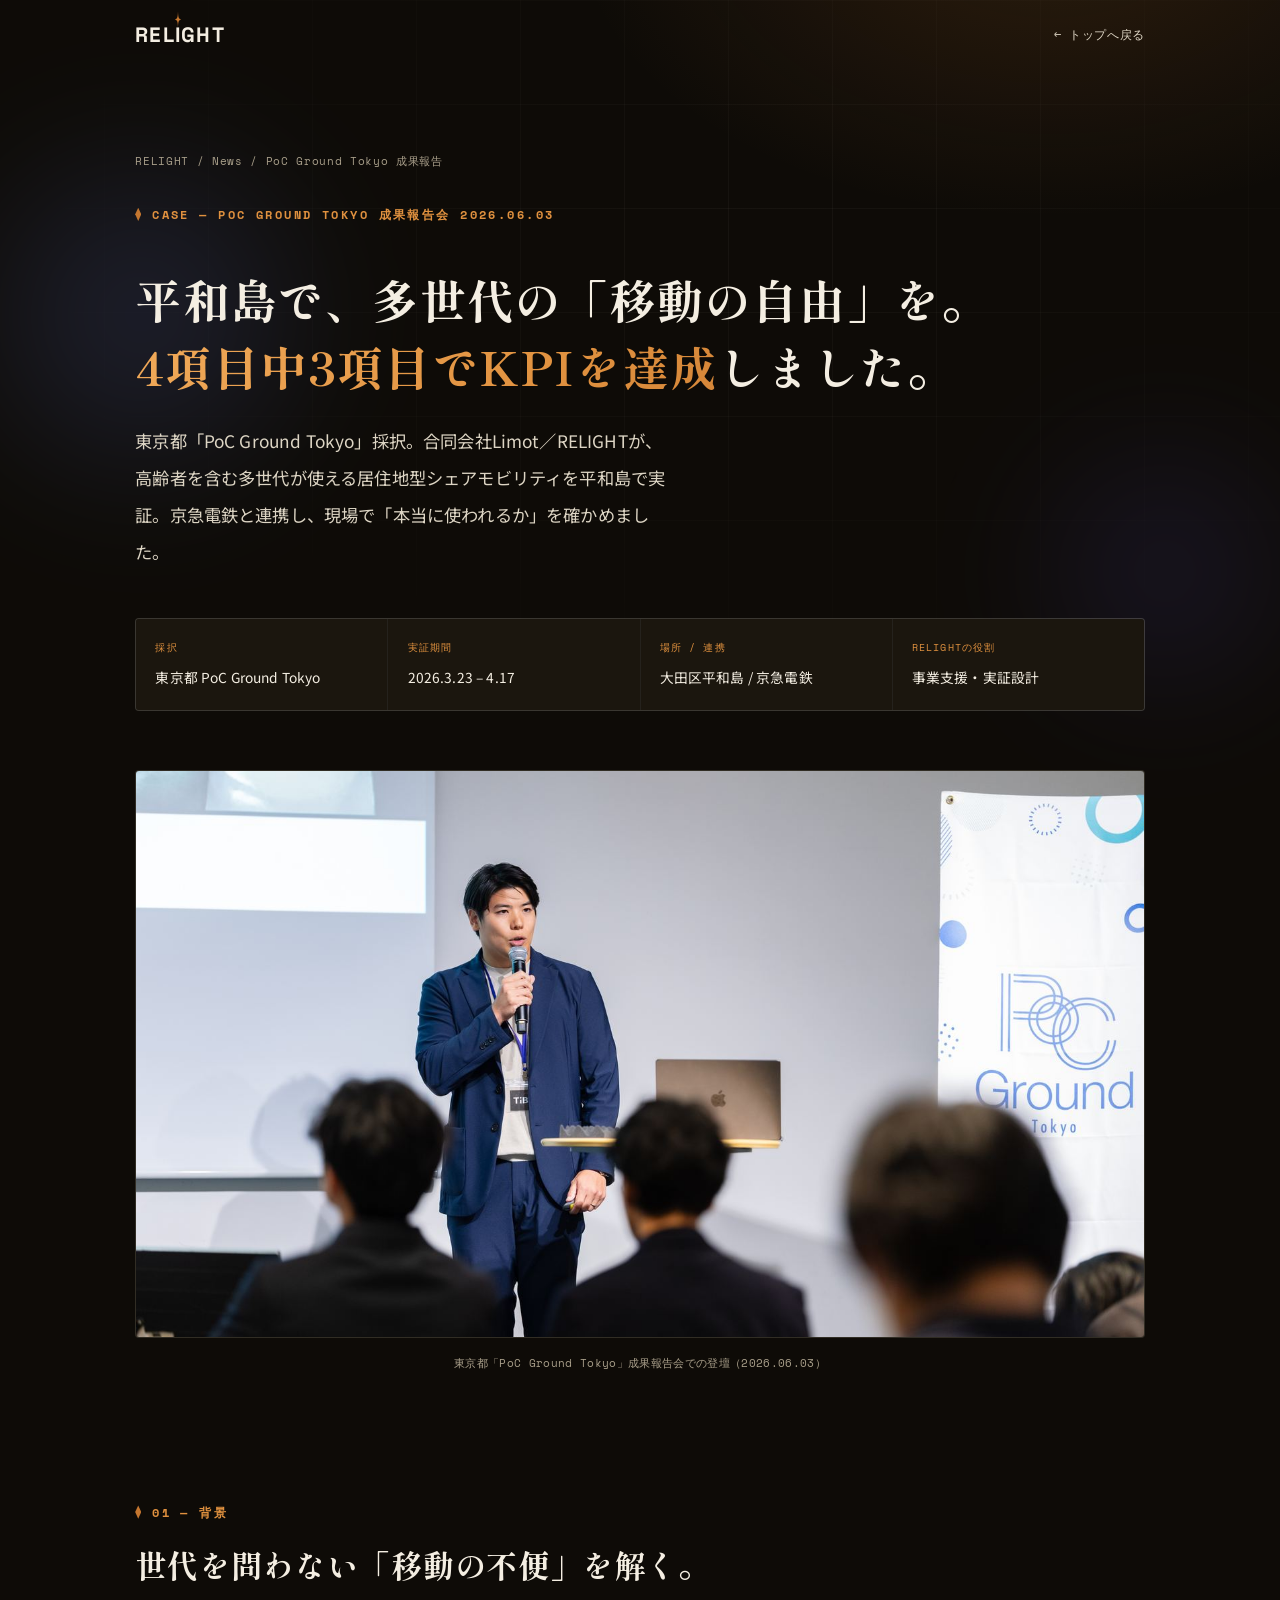
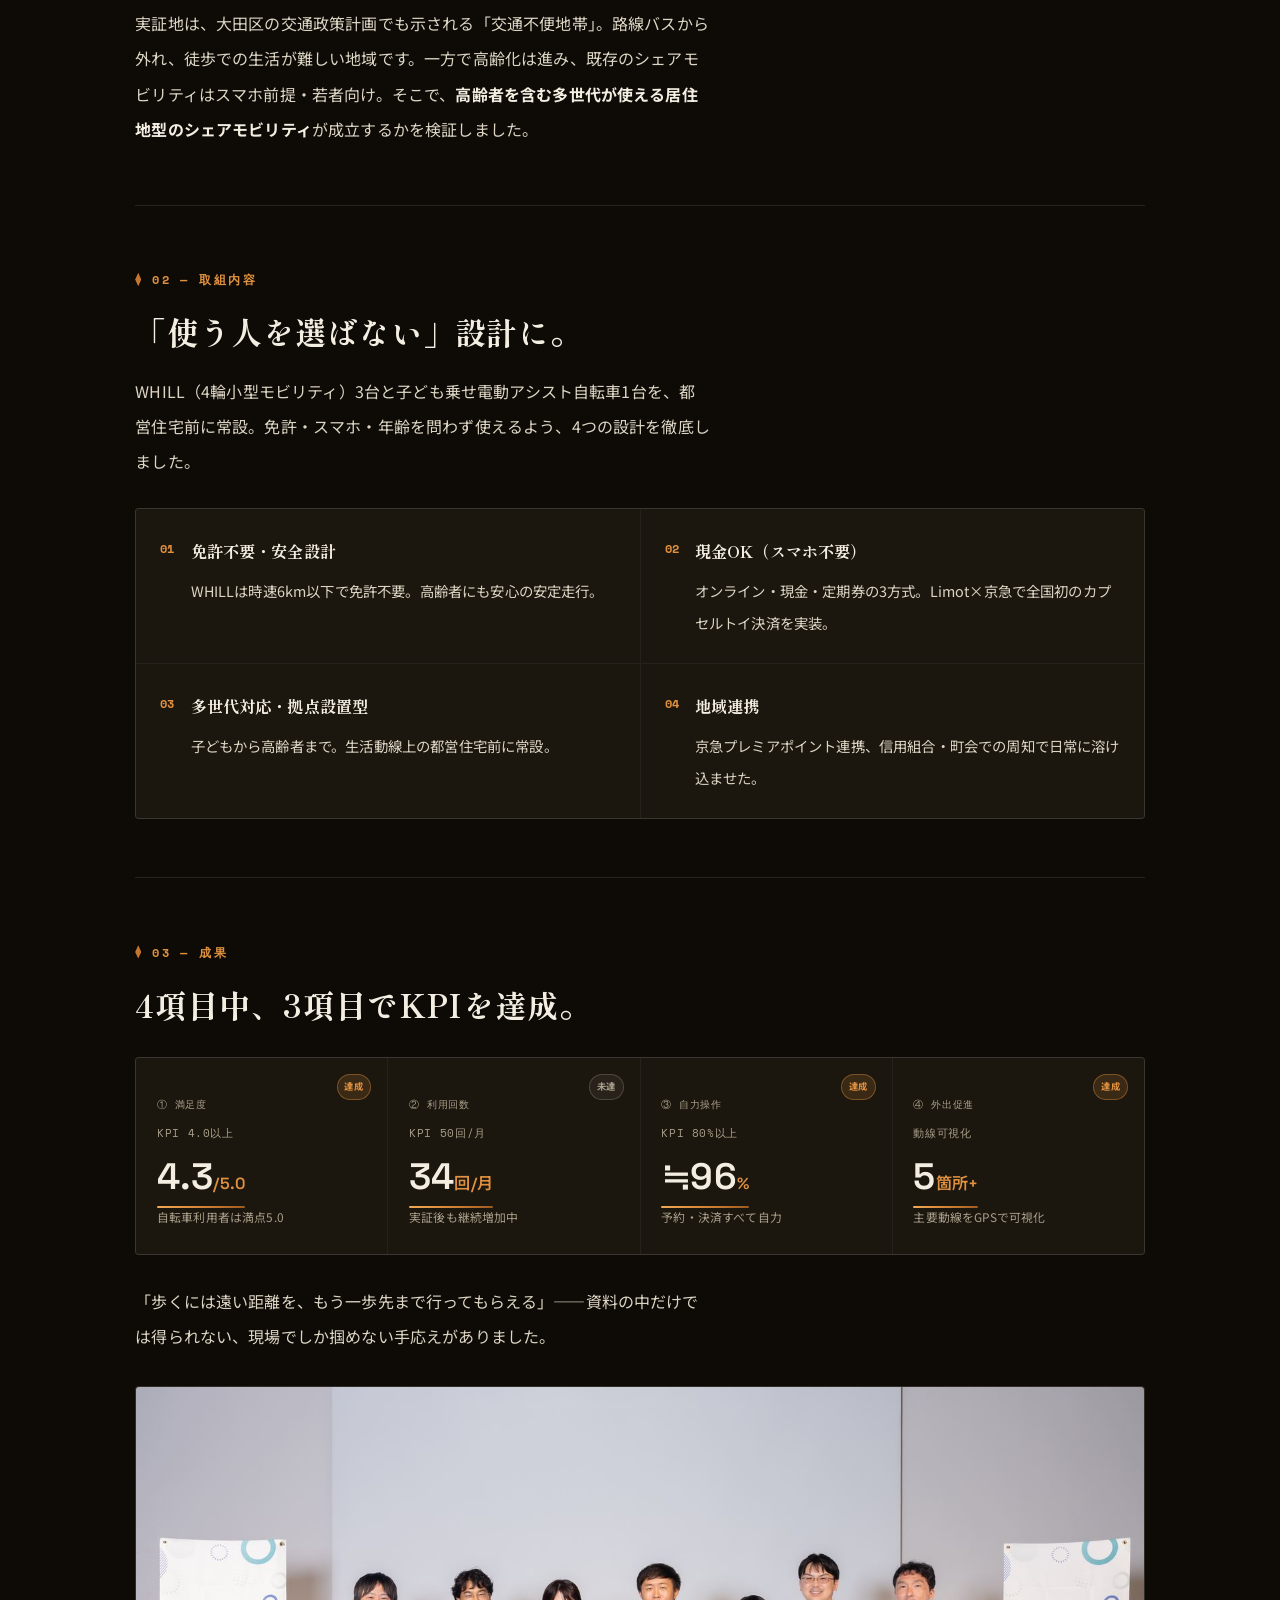
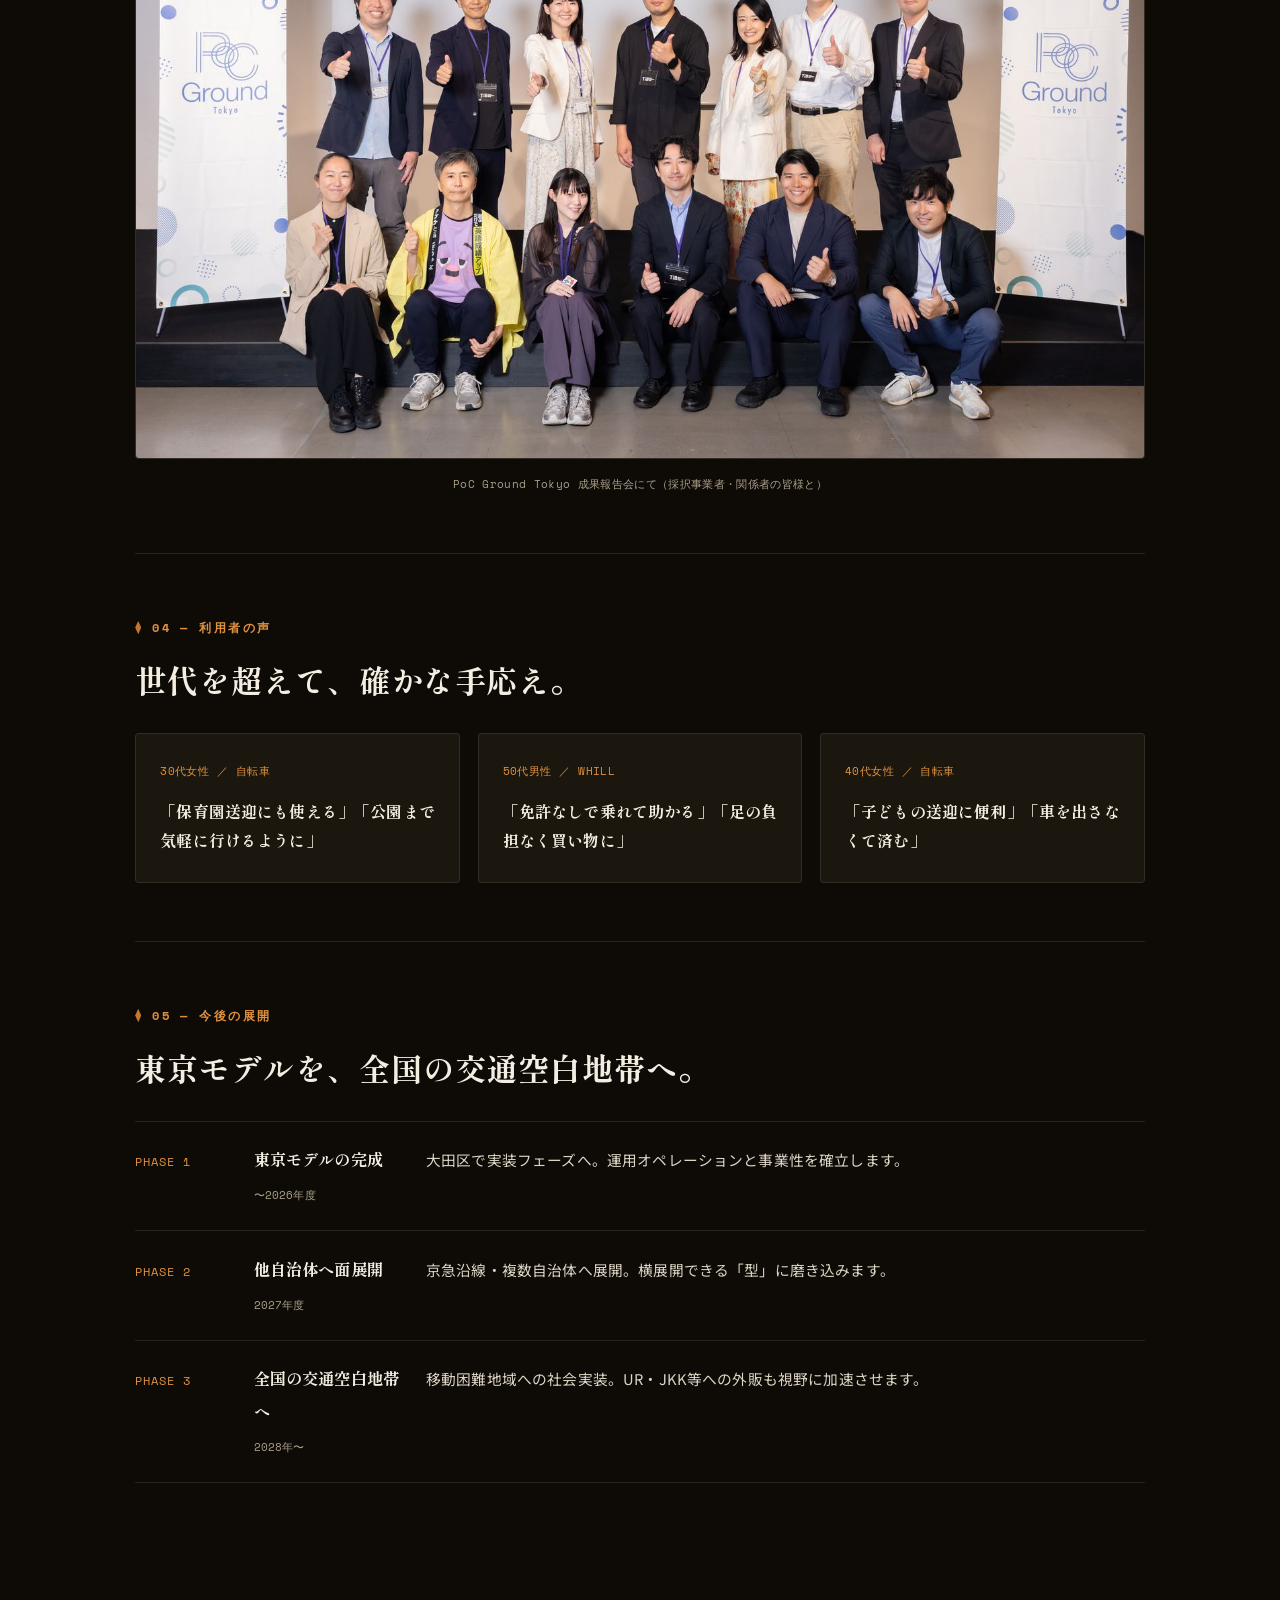
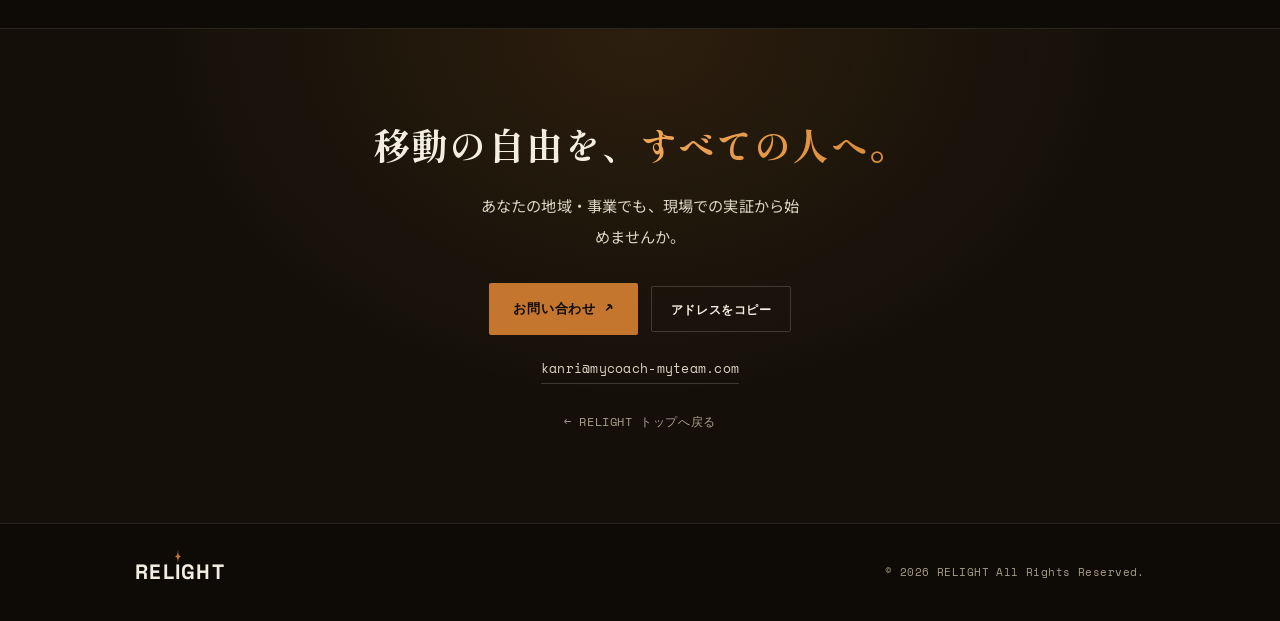
<file: poc-ground.html>
<!DOCTYPE html>
<html lang="ja" data-theme="dark">
<head>
<meta charset="UTF-8">
<meta name="viewport" content="width=device-width, initial-scale=1.0">
<title>PoC Ground Tokyo 成果報告｜平和島 多世代型シェアモビリティ実証 — RELIGHT</title>
<meta name="description" content="東京都「PoC Ground Tokyo」採択。合同会社Limot／RELIGHTが平和島で多世代型シェアモビリティを実証。4項目中3項目でKPI達成（満足度4.5、自力操作完了率ほぼ100%）。京急電鉄連携。">
<link rel="canonical" href="https://ymozfleet-creator.github.io/RELIGHT/poc-ground.html">
<meta name="robots" content="index, follow, max-image-preview:large, max-snippet:-1">
<meta name="theme-color" content="#0e0b07">
<meta property="og:site_name" content="RELIGHT">
<meta property="og:locale" content="ja_JP">
<meta property="og:type" content="article">
<meta property="og:title" content="PoC Ground Tokyo 成果報告｜平和島 多世代型シェアモビリティ実証">
<meta property="og:description" content="東京都採択実証で4項目中3項目のKPIを達成。京急電鉄と連携し、高齢者を含む多世代が使える居住地型シェアモビリティを平和島で実証しました。">
<meta property="og:url" content="https://ymozfleet-creator.github.io/RELIGHT/poc-ground.html">
<meta name="twitter:card" content="summary_large_image">
<meta name="twitter:title" content="PoC Ground Tokyo 成果報告｜平和島 多世代型シェアモビリティ実証">
<meta name="twitter:description" content="東京都採択実証で4項目中3項目のKPIを達成。京急電鉄と連携した多世代型シェアモビリティ実証の記録。">
<script type="application/ld+json">
{
  "@context": "https://schema.org",
  "@type": "Article",
  "headline": "平和島で、多世代の「移動の自由」を。4項目中3項目でKPIを達成しました。",
  "description": "東京都「PoC Ground Tokyo」採択。合同会社Limot／RELIGHTが、高齢者を含む多世代が使える居住地型シェアモビリティを平和島で実証。京急電鉄と連携し、現場で「本当に使われるか」を確かめました。",
  "datePublished": "2026-06-03",
  "inLanguage": "ja",
  "mainEntityOfPage": {"@type": "WebPage", "@id": "https://ymozfleet-creator.github.io/RELIGHT/poc-ground.html"},
  "author": {"@type": "Organization", "name": "RELIGHT", "url": "https://ymozfleet-creator.github.io/RELIGHT/"},
  "publisher": {"@type": "Organization", "name": "RELIGHT", "url": "https://ymozfleet-creator.github.io/RELIGHT/"},
  "about": ["シェアモビリティ", "PoC Ground Tokyo", "実証実験", "大田区平和島", "WHILL", "京急電鉄"]
}
</script>
<link rel="preconnect" href="https://fonts.googleapis.com">
<link rel="preconnect" href="https://fonts.gstatic.com" crossorigin>
<link href="https://fonts.googleapis.com/css2?family=Shippori+Mincho+B1:wght@500;600;700;800&family=Space+Grotesk:wght@300;400;500;600;700&family=Noto+Sans+JP:wght@300;400;500;700&family=Space+Mono:wght@400;700&display=swap" rel="stylesheet">
<style>
:root{
  --bg0:#0e0b07;--bg1:#141009;--panel:#1b160e;--panel-2:#211a10;
  --line:rgba(244,238,226,.10);--line-2:rgba(244,238,226,.18);
  --tx:#f4eee2;--tx2:#cfc6b4;--mut:#948a76;
  --cu:#c4762f;--cu2:#e0913f;
  --cu-grad:linear-gradient(115deg,#f0a959 0%,#e0913f 34%,#c4762f 68%,#9c5a20 100%);
  --mincho:'Shippori Mincho B1','Hiragino Mincho ProN','Yu Mincho',serif;
  --grot:'Space Grotesk','Noto Sans JP',sans-serif;
  --sans:'Noto Sans JP',sans-serif;--mono:'Space Mono',monospace;
  --wide:1080px;--ease:cubic-bezier(.19,1,.22,1);
}
*{margin:0;padding:0;box-sizing:border-box}
html{scroll-behavior:smooth;-webkit-text-size-adjust:100%}
body{font-family:var(--sans);font-weight:300;background:var(--bg0);color:var(--tx2);line-height:2;letter-spacing:.01em;overflow-x:hidden;-webkit-font-smoothing:antialiased;-moz-osx-font-smoothing:grayscale}
h1,h2{font-family:var(--mincho);color:var(--tx);font-weight:700;line-height:1.5;letter-spacing:.03em}
a{color:inherit;text-decoration:none}img,svg{display:block}
::selection{background:var(--cu);color:#0e0b07}
:focus-visible{outline:2px solid var(--cu2);outline-offset:3px}
.wrap{max-width:var(--wide);margin:0 auto;padding:0 clamp(1.4rem,5vw,2.2rem)}
b,strong{color:var(--tx);font-weight:600}
.lab{font-family:var(--mono);font-size:.72rem;letter-spacing:.2em;text-transform:uppercase;color:var(--cu2);display:inline-flex;align-items:center;gap:.9em;margin-bottom:1.1rem}
.lab::before{content:"";width:.5em;height:1.1em;background:var(--cu);clip-path:polygon(50% 0,100% 50%,50% 100%,0 50%)}

/* logo */
.logo{display:inline-flex;align-items:center;line-height:.9;color:var(--tx)}
.logo .wm{font-family:var(--grot);font-weight:700;font-size:1.3rem;letter-spacing:.06em;display:inline-flex;align-items:flex-end;position:relative;white-space:nowrap;line-height:1}
.logo .ig{position:relative;display:inline-block}
.logo .flame{position:absolute;left:50%;top:-.66em;transform:translateX(-50%);width:.36em;height:.82em}

/* header */
header{position:fixed;top:0;left:0;right:0;z-index:100;border-bottom:1px solid transparent;transition:border-color .4s var(--ease)}
header::before{content:"";position:absolute;inset:0;z-index:-1;background:rgba(14,11,7,.8);backdrop-filter:blur(16px);-webkit-backdrop-filter:blur(16px);opacity:0;transition:opacity .4s var(--ease)}
header.scr{border-color:var(--line)}
header.scr::before{opacity:1}
.nav{display:flex;align-items:center;justify-content:space-between;height:70px;max-width:var(--wide);margin:0 auto;padding:0 clamp(1.4rem,5vw,2.2rem)}
.back{font-family:var(--mono);font-size:.74rem;letter-spacing:.05em;color:var(--tx2);display:inline-flex;align-items:center;gap:.5em;transition:gap .3s var(--ease),color .3s var(--ease)}
.back:hover{gap:.9em;color:var(--cu2)}

/* hero */
.hero{position:relative;padding:calc(70px + clamp(3rem,7vw,5rem)) 0 clamp(3.5rem,7vw,5.5rem);overflow:hidden;isolation:isolate}
.hero::before{content:"";position:absolute;inset:0;z-index:-2;background:
  radial-gradient(60% 60% at 82% -10%, rgba(196,118,47,.16), transparent 62%),var(--bg0)}
.hero::after{content:"";position:absolute;inset:0;z-index:-1;opacity:.42;background-image:
  linear-gradient(var(--line) 1px,transparent 1px),linear-gradient(90deg,var(--line) 1px,transparent 1px);
  background-size:min(9vw,104px) min(9vw,104px);
  -webkit-mask-image:radial-gradient(75% 70% at 60% 30%,#000,transparent 82%);
  mask-image:radial-gradient(75% 70% at 60% 30%,#000,transparent 82%)}
.crumb{font-family:var(--mono);font-size:.7rem;letter-spacing:.06em;color:var(--mut);margin-bottom:1.6rem}
.crumb a:hover{color:var(--cu2)}
.hero h1{font-size:clamp(1.8rem,4vw,2.9rem);line-height:1.45;margin:1.3rem 0 1.4rem;letter-spacing:.03em}
.hero h1 em{font-style:normal;background:var(--cu-grad);-webkit-background-clip:text;background-clip:text;color:transparent}
.dek{font-size:clamp(.95rem,1.5vw,1.08rem);color:var(--tx2);line-height:2.15;max-width:54ch}
.meta-bar{display:grid;grid-template-columns:repeat(4,1fr);gap:1px;background:var(--line);border:1px solid var(--line);border-radius:4px;overflow:hidden;margin-top:clamp(2.2rem,4vw,3rem)}
.meta-bar div{background:var(--panel);padding:1.15rem 1.2rem}
.meta-bar dt{font-family:var(--mono);font-size:.6rem;letter-spacing:.12em;text-transform:uppercase;color:var(--cu2);margin-bottom:.45rem}
.meta-bar dd{font-size:.86rem;color:var(--tx);font-weight:400}

/* lead figure */
.lead-fig{max-width:var(--wide);margin:clamp(-1.8rem,-3.5vw,-3rem) auto clamp(2.6rem,5vw,4rem);padding:0 clamp(1.4rem,5vw,2.2rem);position:relative;z-index:5}
figure{margin:0}
.photo{width:100%;aspect-ratio:16/9;object-fit:cover;border:1px solid var(--line);border-radius:4px;display:block;background:var(--panel)}
.in-fig .photo{aspect-ratio:3/2}
figcaption{font-family:var(--mono);font-size:.7rem;letter-spacing:.03em;color:var(--mut);margin-top:.85rem;text-align:center}

/* article */
.article{padding-bottom:clamp(3.5rem,7vw,5.5rem)}
.section{padding:clamp(2.4rem,5vw,3.6rem) 0;border-top:1px solid var(--line)}
.section:first-child{border-top:0}
.section h2{font-size:clamp(1.4rem,2.8vw,1.95rem);line-height:1.5;margin-bottom:1.1rem}
.section>p{font-size:1rem;line-height:2.2;color:var(--tx2);max-width:64ch}
.section>p strong{color:var(--tx)}
.lede{color:var(--tx2)!important}

/* approach list */
.dolist{list-style:none;margin-top:1.8rem;display:grid;grid-template-columns:repeat(2,1fr);gap:1px;background:var(--line);border:1px solid var(--line);border-radius:4px;overflow:hidden}
.dolist li{background:var(--panel);padding:1.6rem 1.5rem;display:flex;gap:1rem;transition:background .35s var(--ease)}
.dolist li:hover{background:var(--panel-2)}
.dolist .n{font-family:var(--mono);font-size:.78rem;font-weight:700;color:var(--cu2);padding-top:.15rem}
.dolist b{display:block;font-family:var(--mincho);font-weight:700;color:var(--tx);font-size:1.02rem;margin-bottom:.4rem}
.dolist .tx{font-size:.9rem;color:var(--tx2);line-height:1.9}

/* KPI */
.kpis{display:grid;grid-template-columns:repeat(4,1fr);gap:1px;background:var(--line);border:1px solid var(--line);border-radius:4px;overflow:hidden;margin:1.8rem 0}
.kpi{background:var(--panel);padding:1.7rem 1.3rem;position:relative}
.kpi .st{position:absolute;top:1rem;right:1rem;font-family:var(--grot);font-size:.58rem;font-weight:700;letter-spacing:.08em;padding:.28em .7em;border-radius:999px}
.kpi .st.ok{background:rgba(224,145,63,.16);color:var(--cu2);border:1px solid rgba(224,145,63,.4)}
.kpi .st.ng{background:rgba(244,238,226,.06);color:var(--mut);border:1px solid var(--line-2)}
.kpi .k{font-family:var(--mono);font-size:.62rem;letter-spacing:.08em;text-transform:uppercase;color:var(--mut)}
.kpi .goal{font-family:var(--mono);font-size:.66rem;color:var(--mut);margin-top:.35rem}
.kpi .v{font-family:var(--grot);font-weight:600;font-size:clamp(1.8rem,3vw,2.3rem);color:var(--tx);margin-top:.9rem;line-height:1}
.kpi .v em{font-style:normal;font-size:.44em;color:var(--cu2)}
.kpi .n{font-size:.74rem;color:var(--mut);margin-top:.6rem;line-height:1.65}

/* voices */
.voices{display:grid;grid-template-columns:repeat(3,1fr);gap:1.1rem;margin-top:1.8rem}
.vc{background:var(--panel);border:1px solid var(--line);border-radius:4px;padding:1.7rem 1.5rem;transition:border-color .35s var(--ease),transform .35s var(--ease)}
.vc:hover{border-color:var(--line-2);transform:translateY(-3px)}
.vc .who{font-family:var(--mono);font-size:.68rem;letter-spacing:.04em;color:var(--cu2);margin-bottom:.9rem}
.vc .qt{font-family:var(--mincho);font-weight:700;color:var(--tx);font-size:1rem;line-height:1.8}

/* phases */
.phases{margin-top:1.8rem;border-top:1px solid var(--line)}
.ph{display:grid;grid-template-columns:96px 150px 1fr;gap:1.4rem;padding:1.35rem 0;border-bottom:1px solid var(--line);align-items:baseline}
.ph .pn{font-family:var(--mono);font-size:.72rem;letter-spacing:.08em;color:var(--cu2)}
.ph .pt{font-family:var(--mincho);font-weight:700;color:var(--tx);font-size:1.02rem}
.ph .pd{font-size:.92rem;color:var(--tx2);line-height:1.9}

/* end cta */
.endcta{position:relative;overflow:hidden;text-align:center;padding:clamp(3.5rem,7vw,5.5rem) 0;border-top:1px solid var(--line);background:
  radial-gradient(60% 120% at 50% 0%, rgba(196,118,47,.14), transparent 62%),var(--bg1)}
.endcta h2{font-size:clamp(1.6rem,3vw,2.3rem);line-height:1.5;margin-bottom:1.1rem}
.endcta h2 em{font-style:normal;background:var(--cu-grad);-webkit-background-clip:text;background-clip:text;color:transparent}
.endcta p{font-size:.95rem;color:var(--tx2);max-width:40ch;margin:0 auto 2rem}
.btn{font-family:var(--mono);font-size:.8rem;font-weight:700;letter-spacing:.06em;padding:1.05em 1.9em;border-radius:2px;display:inline-flex;align-items:center;gap:.8em;transition:transform .3s var(--ease),background .3s var(--ease)}
.btn.solid{background:var(--cu);color:#0e0b07}
.btn.solid:hover{background:var(--cu2);transform:translateY(-2px)}
.endcta .home{display:inline-block;margin-top:1.6rem;font-family:var(--mono);font-size:.74rem;letter-spacing:.05em;color:var(--mut)}
.endcta .home:hover{color:var(--cu2)}
.contact-actions{display:flex;gap:.8rem;flex-wrap:wrap;align-items:center;justify-content:center}
.copy-btn{font-family:var(--mono);font-size:.78rem;font-weight:700;letter-spacing:.05em;color:var(--tx);background:transparent;border:1px solid var(--line-2);border-radius:2px;padding:1.02em 1.5em;cursor:pointer;transition:border-color .3s var(--ease),color .3s var(--ease),background .3s var(--ease)}
.copy-btn:hover{border-color:var(--cu);color:var(--cu2)}
.copy-btn.done{border-color:var(--cu);color:var(--cu2);background:rgba(196,118,47,.1)}
.mail-addr{display:inline-block;margin-top:1.2rem;font-family:var(--mono);font-size:.82rem;letter-spacing:.02em;color:var(--tx2);border-bottom:1px solid var(--line-2);padding-bottom:2px;transition:color .3s var(--ease),border-color .3s var(--ease)}
.mail-addr:hover{color:var(--cu2);border-color:var(--cu)}

/* footer */
footer{border-top:1px solid var(--line);padding:2.4rem 0;background:var(--bg0)}
.fbar{display:flex;align-items:center;justify-content:space-between;gap:1rem;flex-wrap:wrap;max-width:var(--wide);margin:0 auto;padding:0 clamp(1.4rem,5vw,2.2rem)}
.fbar .cp{font-family:var(--mono);font-size:.66rem;letter-spacing:.04em;color:var(--mut)}

.rv{opacity:0;transform:translateY(24px);transition:opacity .9s var(--ease),transform .9s var(--ease)}
.rv.in{opacity:1;transform:none}

@media(max-width:820px){
  .meta-bar{grid-template-columns:repeat(2,1fr)}
  .dolist{grid-template-columns:1fr}
  .kpis{grid-template-columns:repeat(2,1fr)}
  .voices{grid-template-columns:1fr}
  .ph{grid-template-columns:auto 1fr;row-gap:.3rem}
  .ph .pd{grid-column:1/-1}
}
@media(prefers-reduced-motion:reduce){*{animation:none!important;transition:none!important}.rv{opacity:1;transform:none}}
</style>
<link rel="stylesheet" href="assets/motion.css?v=20261105">
<script src="assets/motion.js?v=20261105" defer></script>
</head>
<body>

<header id="hd">
  <div class="nav">
    <a href="index.html" class="logo" aria-label="RELIGHT"><span class="wm">REL<span class="ig">I<svg class="flame" viewBox="0 0 24 64" xmlns="http://www.w3.org/2000/svg" aria-hidden="true"><path d="M12 1C13 26 14.5 28 23 32C14.5 36 13 38 12 63C11 38 9.5 36 1 32C9.5 28 11 26 12 1Z" fill="#c4762f"/></svg></span>GHT</span></a>
    <a href="index.html" class="back">← トップへ戻る</a>
  </div>
</header>

<!-- HERO -->
<section class="hero">
  <div class="wrap">
    <div class="crumb"><a href="index.html">RELIGHT</a> / News / PoC Ground Tokyo 成果報告</div>
    <span class="lab">Case — PoC Ground Tokyo 成果報告会 2026.06.03</span>
    <h1>平和島で、多世代の「移動の自由」を。<br><em>4項目中3項目でKPIを達成</em>しました。</h1>
    <p class="dek">東京都「PoC Ground Tokyo」採択。合同会社Limot／RELIGHTが、高齢者を含む多世代が使える居住地型シェアモビリティを平和島で実証。京急電鉄と連携し、現場で「本当に使われるか」を確かめました。</p>
    <dl class="meta-bar">
      <div><dt>採択</dt><dd>東京都 PoC Ground Tokyo</dd></div>
      <div><dt>実証期間</dt><dd>2026.3.23 – 4.17</dd></div>
      <div><dt>場所 / 連携</dt><dd>大田区平和島 / 京急電鉄</dd></div>
      <div><dt>RELIGHTの役割</dt><dd>事業支援・実証設計</dd></div>
    </dl>
  </div>
</section>

<div class="lead-fig">
  <figure>
    <img class="photo" src="[data-uri]" alt="PoC Ground Tokyo 成果報告会で登壇する茂住雄太">
    <figcaption>東京都「PoC Ground Tokyo」成果報告会での登壇（2026.06.03）</figcaption>
  </figure>
</div>

<article class="article">
  <div class="wrap">

    <div class="section rv">
      <div class="lab">01 — 背景</div>
      <h2>世代を問わない「移動の不便」を解く。</h2>
      <p>実証地は、大田区の交通政策計画でも示される「交通不便地帯」。路線バスから外れ、徒歩での生活が難しい地域です。一方で高齢化は進み、既存のシェアモビリティはスマホ前提・若者向け。そこで、<strong>高齢者を含む多世代が使える居住地型のシェアモビリティ</strong>が成立するかを検証しました。</p>
    </div>

    <div class="section rv">
      <div class="lab">02 — 取組内容</div>
      <h2>「使う人を選ばない」設計に。</h2>
      <p class="lede">WHILL（4輪小型モビリティ）3台と子ども乗せ電動アシスト自転車1台を、都営住宅前に常設。免許・スマホ・年齢を問わず使えるよう、4つの設計を徹底しました。</p>
      <ul class="dolist">
        <li><span class="n">01</span><span><b>免許不要・安全設計</b><span class="tx">WHILLは時速6km以下で免許不要。高齢者にも安心の安定走行。</span></span></li>
        <li><span class="n">02</span><span><b>現金OK（スマホ不要）</b><span class="tx">オンライン・現金・定期券の3方式。Limot×京急で全国初のカプセルトイ決済を実装。</span></span></li>
        <li><span class="n">03</span><span><b>多世代対応・拠点設置型</b><span class="tx">子どもから高齢者まで。生活動線上の都営住宅前に常設。</span></span></li>
        <li><span class="n">04</span><span><b>地域連携</b><span class="tx">京急プレミアポイント連携、信用組合・町会での周知で日常に溶け込ませた。</span></span></li>
      </ul>
    </div>

    <div class="section rv">
      <div class="lab">03 — 成果</div>
      <h2>4項目中、3項目でKPIを達成。</h2>
      <div class="kpis">
        <div class="kpi"><span class="st ok">達成</span><span class="k">① 満足度</span><div class="goal">KPI 4.0以上</div><div class="v">4.5<em>/5.0</em></div><div class="n">自転車利用者は満点5.0</div></div>
        <div class="kpi"><span class="st ng">未達</span><span class="k">② 利用回数</span><div class="goal">KPI 50回/月</div><div class="v">35<em>回/月</em></div><div class="n">実証後も継続増加中</div></div>
        <div class="kpi"><span class="st ok">達成</span><span class="k">③ 自力操作</span><div class="goal">KPI 80%以上</div><div class="v">≒100<em>%</em></div><div class="n">予約・決済すべて自力</div></div>
        <div class="kpi"><span class="st ok">達成</span><span class="k">④ 外出促進</span><div class="goal">動線可視化</div><div class="v">5<em>箇所+</em></div><div class="n">主要動線をGPSで可視化</div></div>
      </div>
      <p>「歩くには遠い距離を、もう一歩先まで行ってもらえる」——資料の中だけでは得られない、現場でしか掴めない手応えがありました。</p>
      <figure class="in-fig" style="margin-top:2rem">
        <img class="photo" src="[data-uri]" alt="PoC Ground Tokyo 成果報告会 参加メンバーとの集合写真">
        <figcaption>PoC Ground Tokyo 成果報告会にて（採択事業者・関係者の皆様と）</figcaption>
      </figure>
    </div>

    <div class="section rv">
      <div class="lab">04 — 利用者の声</div>
      <h2>世代を超えて、確かな手応え。</h2>
      <div class="voices">
        <div class="vc"><div class="who">30代女性 ／ 自転車</div><div class="qt">「保育園送迎にも使える」「公園まで気軽に行けるように」</div></div>
        <div class="vc"><div class="who">50代男性 ／ WHILL</div><div class="qt">「免許なしで乗れて助かる」「足の負担なく買い物に」</div></div>
        <div class="vc"><div class="who">40代女性 ／ 自転車</div><div class="qt">「子どもの送迎に便利」「車を出さなくて済む」</div></div>
      </div>
    </div>

    <div class="section rv">
      <div class="lab">05 — 今後の展開</div>
      <h2>東京モデルを、全国の交通空白地帯へ。</h2>
      <div class="phases">
        <div class="ph"><span class="pn">PHASE 1</span><span class="pt">東京モデルの完成<br><span style="font-family:var(--mono);font-size:.68rem;color:var(--mut);font-weight:400">〜2026年度</span></span><span class="pd">大田区で実装フェーズへ。運用オペレーションと事業性を確立します。</span></div>
        <div class="ph"><span class="pn">PHASE 2</span><span class="pt">他自治体へ面展開<br><span style="font-family:var(--mono);font-size:.68rem;color:var(--mut);font-weight:400">2027年度</span></span><span class="pd">京急沿線・複数自治体へ展開。横展開できる「型」に磨き込みます。</span></div>
        <div class="ph"><span class="pn">PHASE 3</span><span class="pt">全国の交通空白地帯へ<br><span style="font-family:var(--mono);font-size:.68rem;color:var(--mut);font-weight:400">2028年〜</span></span><span class="pd">移動困難地域への社会実装。UR・JKK等への外販も視野に加速させます。</span></div>
      </div>
    </div>

  </div>
</article>

<section class="endcta">
  <div class="wrap">
    <h2>移動の自由を、<em>すべての人へ。</em></h2>
    <p>あなたの地域・事業でも、現場での実証から始めませんか。</p>
    <div class="contact-actions">
      <a href="https://mail.google.com/mail/?view=cm&fs=1&to=kanri@mycoach-myteam.com&su=%E3%81%8A%E5%95%8F%E3%81%84%E5%90%88%E3%82%8F%E3%81%9B%EF%BC%88RELIGHT%20inc.%EF%BC%89" class="btn solid" target="_blank" rel="noopener">お問い合わせ ↗</a>
      <button type="button" class="copy-btn" data-copy="kanri@mycoach-myteam.com">アドレスをコピー</button>
    </div>
    <a class="mail-addr" href="mailto:kanri@mycoach-myteam.com">kanri@mycoach-myteam.com</a>
    <div><a href="index.html" class="home">← RELIGHT トップへ戻る</a></div>
  </div>
</section>

<footer>
  <div class="fbar">
    <span class="logo" aria-label="RELIGHT"><span class="wm">REL<span class="ig">I<svg class="flame" viewBox="0 0 24 64" xmlns="http://www.w3.org/2000/svg" aria-hidden="true"><path d="M12 1C13 26 14.5 28 23 32C14.5 36 13 38 12 63C11 38 9.5 36 1 32C9.5 28 11 26 12 1Z" fill="#c4762f"/></svg></span>GHT</span></span>
    <span class="cp">© 2026 RELIGHT All Rights Reserved.</span>
  </div>
</footer>

<script>
const hd=document.getElementById('hd');
addEventListener('scroll',()=>hd.classList.toggle('scr',scrollY>40),{passive:true});
const io=new IntersectionObserver((es)=>{es.forEach(e=>{if(e.isIntersecting){e.target.classList.add('in');io.unobserve(e.target);}});},{threshold:.14});
document.querySelectorAll('.rv').forEach(el=>io.observe(el));
document.querySelectorAll('.copy-btn').forEach(btn=>{
  btn.addEventListener('click',async()=>{
    const t=btn.dataset.copy, orig=btn.textContent;
    try{await navigator.clipboard.writeText(t);}
    catch(e){const ta=document.createElement('textarea');ta.value=t;ta.style.position='fixed';ta.style.opacity='0';document.body.appendChild(ta);ta.focus();ta.select();try{document.execCommand('copy');}catch(_){}ta.remove();}
    btn.textContent='コピーしました ✓';btn.classList.add('done');
    setTimeout(()=>{btn.textContent=orig;btn.classList.remove('done');},1800);
  });
});
</script>
</body>
</html>
</file>
<file: assets/rl.css>
/* =========================================================
   RELIGHT Design System v3 — 読みやすさ・わかりやすさ優先 (2026-11)
   ========================================================= */
:root{
  --bg:#ffffff;
  --bg-2:#f5f7fb;
  --bg-3:#eef2f9;
  --line:#e3e8f1;
  --line-2:#cfd7e6;
  --tx:#141a26;
  --tx2:#3b4456;
  --mut:#5e6779;
  --ac:#2f56d3;
  --ac-2:#4a6ee6;
  --ac-soft:#eaf0ff;
  --grad:linear-gradient(110deg,#3f63d8 0%,#5b6fe6 55%,#6b5ee0 100%);
  --min:'Shippori Mincho B1','Hiragino Mincho ProN','Yu Mincho',serif;
  --sans:'Noto Sans JP','Hiragino Sans',system-ui,sans-serif;
  --num:'Space Grotesk','Noto Sans JP',sans-serif;
  --wide:1160px;
  --r:16px;
  --ease:cubic-bezier(.22,1,.36,1);
}
*{margin:0;padding:0;box-sizing:border-box}
html{-webkit-text-size-adjust:100%;scroll-behavior:smooth;scroll-padding-top:84px}
body{font-family:var(--sans);font-size:16.5px;font-weight:400;color:var(--tx2);background:var(--bg);line-height:1.95;letter-spacing:.03em;overflow-x:hidden;-webkit-font-smoothing:antialiased;word-break:auto-phrase;line-break:strict}
a{color:inherit;text-decoration:none}
button{font:inherit;color:inherit;background:none;border:0;cursor:pointer}
img,svg{display:block}
b,strong{color:var(--tx);font-weight:700}
::selection{background:var(--ac);color:#fff}
:focus-visible{outline:3px solid var(--ac-2);outline-offset:3px;border-radius:6px}
.wrap{max-width:var(--wide);margin:0 auto;padding:0 clamp(1.25rem,5vw,2.5rem)}
.sec{padding:clamp(4.5rem,9vw,7rem) 0}
.sec.alt{background:var(--bg-2)}
.nb{display:inline-block}
.sp{display:none}
@media(max-width:640px){.sp{display:inline}.pc{display:none}}

/* ---------- 見出し ---------- */
.label{display:inline-block;font-size:.85rem;font-weight:700;color:var(--ac);letter-spacing:.08em}
.h2{font-family:var(--min);font-weight:700;color:var(--tx);font-size:clamp(1.65rem,3.4vw,2.4rem);line-height:1.5;letter-spacing:.04em;margin-top:.5rem}
.intro{margin-top:1rem;max-width:40em;font-size:1.02rem}
.shead{margin-bottom:clamp(2.2rem,4.5vw,3.2rem)}
.shead.center{text-align:center}
.shead.center .intro{margin-left:auto;margin-right:auto}

/* ---------- ボタン ---------- */
.btn{display:inline-flex;align-items:center;justify-content:center;gap:.6em;font-weight:700;font-size:1rem;letter-spacing:.05em;padding:1em 1.9em;border-radius:999px;transition:transform .3s var(--ease),box-shadow .3s var(--ease),background .3s,color .3s,border-color .3s}
.btn .ar{transition:transform .3s var(--ease)}
.btn:hover .ar{transform:translateX(4px)}
.btn.pri{background:var(--ac);color:#fff;box-shadow:0 8px 22px -10px rgba(47,86,211,.7)}
.btn.pri:hover{background:#2649bd;transform:translateY(-2px);box-shadow:0 14px 28px -12px rgba(47,86,211,.75)}
.btn.sec2{background:#fff;color:var(--tx);border:1.5px solid var(--line-2)}
.btn.sec2:hover{border-color:var(--ac);color:var(--ac);transform:translateY(-2px)}

/* ---------- ヘッダー（常に表示） ---------- */
.hd{position:sticky;top:0;z-index:100;background:rgba(255,255,255,.92);backdrop-filter:blur(12px);-webkit-backdrop-filter:blur(12px);border-bottom:1px solid transparent;transition:border-color .3s,box-shadow .3s}
.hd.scr{border-color:var(--line);box-shadow:0 4px 18px -12px rgba(20,26,38,.25)}
.hd-in{max-width:var(--wide);margin:0 auto;padding:0 clamp(1.25rem,5vw,2.5rem);height:72px;display:flex;align-items:center;justify-content:space-between;gap:1rem}
.logo{display:inline-flex;flex-direction:column;line-height:1;color:var(--tx)}
.logo .wm{font-family:var(--num);font-weight:700;font-size:1.3rem;letter-spacing:.08em;display:inline-flex;align-items:flex-end}
.logo .ig{position:relative;display:inline-block}
.logo .flame{position:absolute;left:50%;top:-.66em;transform:translateX(-50%);width:.36em;height:.82em}
.logo .sub{font-size:.62rem;color:var(--mut);letter-spacing:.06em;margin-top:.35rem}
.nav{display:flex;align-items:center;gap:clamp(1rem,2.2vw,1.8rem);list-style:none}
.nav a{font-size:.92rem;font-weight:500;color:var(--tx2);padding:.4em 0;position:relative;transition:color .25s}
.nav a:not(.cta)::after{content:"";position:absolute;left:0;right:0;bottom:0;height:2px;background:var(--ac);transform:scaleX(0);transform-origin:left;transition:transform .3s var(--ease)}
.nav a:hover{color:var(--ac)}
.nav a:hover::after{transform:scaleX(1)}
.nav .cta{background:var(--ac);color:#fff!important;padding:.6em 1.3em;border-radius:999px;font-weight:700}
.nav .cta:hover{background:#2649bd}
.nav .cta::before{content:none}
.burger{display:none;width:44px;height:44px;border:0;background:none;position:relative;cursor:pointer}
.burger span{position:absolute;left:10px;right:10px;height:2px;background:var(--tx);transition:transform .3s var(--ease),top .3s var(--ease),opacity .2s}
.burger span:nth-child(1){top:14px}.burger span:nth-child(2){top:21px}.burger span:nth-child(3){top:28px}
.burger.open span:nth-child(1){top:21px;transform:rotate(45deg)}
.burger.open span:nth-child(2){opacity:0}
.burger.open span:nth-child(3){top:21px;transform:rotate(-45deg)}
@media(max-width:900px){
  .burger{display:block}
  .nav{position:fixed;top:72px;left:0;right:0;bottom:0;flex-direction:column;align-items:stretch;gap:0;background:#fff;padding:1rem 1.5rem 2rem;transform:translateX(100%);transition:transform .35s var(--ease);overflow-y:auto}
  .nav.open{transform:none}
  .nav li{border-bottom:1px solid var(--line)}
  .nav a{display:block;padding:1.1rem .2rem;font-size:1.05rem}
  .nav a::after{display:none}
  .nav li:last-child{border:0;margin-top:1.4rem}
  .nav .cta{text-align:center;padding:1rem}
}

/* ---------- ファーストビュー ---------- */
.hero{position:relative;overflow:hidden;background:
  radial-gradient(60% 60% at 85% 10%,rgba(91,111,230,.10),transparent 70%),
  radial-gradient(50% 50% at 10% 90%,rgba(47,86,211,.07),transparent 70%),#fff;
  padding:clamp(4rem,9vw,6.5rem) 0 clamp(3rem,6vw,4.5rem);text-align:center}
.hero .eyebrow{display:inline-flex;align-items:center;gap:.6em;font-size:.88rem;font-weight:700;color:var(--ac);background:var(--ac-soft);padding:.45em 1.1em;border-radius:999px}
.hero h1{font-family:var(--min);font-weight:500;color:var(--tx);font-size:clamp(1.35rem,4.6vw,3.9rem);letter-spacing:.1em;line-height:1.4;white-space:nowrap;margin-top:1.6rem}
.hero h1 .em{color:var(--ac)}
.hero h1 .ch{display:inline-block}
.hero .lead{max-width:36em;margin:1.6rem auto 0;font-size:clamp(1rem,1.5vw,1.12rem);color:var(--tx2);line-height:2}
.hero .lead b{color:var(--tx)}
.hero-act{display:flex;justify-content:center;gap:.8rem;flex-wrap:wrap;margin-top:2.2rem}
@media(max-width:640px){.hero h1{font-size:5.3vw;letter-spacing:.04em}.hero-act .btn{width:100%}}

/* ファーストビュー直下：何を頼めるか */
.quick{display:grid;grid-template-columns:1fr 1fr;gap:1rem;margin-top:clamp(2.6rem,5vw,3.6rem);text-align:left}
.qc{display:flex;gap:1.1rem;align-items:flex-start;background:#fff;border:1px solid var(--line);border-radius:var(--r);padding:1.4rem 1.5rem;box-shadow:0 10px 30px -22px rgba(20,26,38,.35);transition:transform .3s var(--ease),border-color .3s,box-shadow .3s}
.qc:hover{transform:translateY(-3px);border-color:var(--ac);box-shadow:0 16px 34px -22px rgba(47,86,211,.45)}
.qc .ic{flex:none;width:52px;height:52px;border-radius:14px;background:var(--ac-soft);color:var(--ac);display:grid;place-items:center}
.qc h3{font-size:1.08rem;color:var(--tx);font-weight:700;line-height:1.5}
.qc p{font-size:.92rem;margin-top:.25rem;line-height:1.75}
.qc .go{margin-left:auto;align-self:center;color:var(--ac);font-weight:700;transition:transform .3s var(--ease)}
.qc:hover .go{transform:translateX(4px)}
@media(max-width:760px){.quick{grid-template-columns:1fr}}

/* ---------- お悩み ---------- */
.worries{display:grid;grid-template-columns:repeat(4,1fr);gap:1rem}
.wo{background:#fff;border:1px solid var(--line);border-radius:var(--r);padding:1.5rem 1.4rem;position:relative}
.wo .q{font-family:var(--min);font-size:2rem;line-height:1;color:var(--ac);opacity:.35}
.wo p{color:var(--tx);font-weight:500;margin-top:.4rem;line-height:1.8}
.wo .to:hover{text-decoration:underline}
.wo .to{display:block;margin-top:1rem;padding-top:.9rem;border-top:1px dashed var(--line-2);font-size:.85rem;color:var(--ac);font-weight:700}
@media(max-width:980px){.worries{grid-template-columns:1fr 1fr}}
@media(max-width:560px){.worries{grid-template-columns:1fr}}

/* ---------- 事業内容 ---------- */
.svcs{display:grid;grid-template-columns:1fr 1fr;gap:1.4rem}
.svc{background:#fff;border:1px solid var(--line);border-radius:20px;overflow:hidden;display:flex;flex-direction:column}
.svc .top{padding:2rem 2rem 1.6rem;background:linear-gradient(180deg,var(--bg-3),#fff)}
.svc .no{font-family:var(--num);font-weight:700;font-size:.85rem;color:var(--ac);letter-spacing:.1em}
.svc h3{font-family:var(--min);font-weight:700;font-size:clamp(1.4rem,2.4vw,1.75rem);color:var(--tx);margin-top:.3rem;line-height:1.45}
.svc .top p{margin-top:.8rem}
.svc .body{padding:0 2rem 2rem;display:flex;flex-direction:column;gap:1.2rem;flex:1}
.svc h4{font-size:.88rem;font-weight:700;color:var(--mut);letter-spacing:.06em}
.svc ul{list-style:none;display:flex;flex-direction:column;gap:.45rem;margin-top:.5rem}
.svc li{display:flex;gap:.6em;color:var(--tx);line-height:1.7}
.svc li::before{content:"";flex:none;width:18px;height:18px;margin-top:.3em;border-radius:50%;background:var(--ac-soft) url("data:image/svg+xml,%3Csvg xmlns='http://www.w3.org/2000/svg' viewBox='0 0 24 24' fill='none' stroke='%232f56d3' stroke-width='3'%3E%3Cpath d='M6 12l4 4 8-8'/%3E%3C/svg%3E") center/12px no-repeat}
.svc .links{margin-top:auto;display:flex;flex-direction:column;gap:.55rem}
.svc .links a{display:flex;justify-content:space-between;align-items:center;gap:1rem;padding:.95rem 1.2rem;border:1px solid var(--line);border-radius:12px;color:var(--tx);font-weight:700;transition:border-color .25s,background .25s,color .25s}
.svc .links a small{display:block;font-weight:400;font-size:.82rem;color:var(--mut)}
.svc .links a .ar{color:var(--ac);transition:transform .3s var(--ease)}
.svc .links a:hover{border-color:var(--ac);background:var(--ac-soft)}
.svc .links a:hover .ar{transform:translateX(4px)}
@media(max-width:860px){.svcs{grid-template-columns:1fr}.svc .top,.svc .body{padding-left:1.4rem;padding-right:1.4rem}}

/* ---------- 強み ---------- */
.why{display:grid;grid-template-columns:repeat(3,1fr);gap:1.2rem}
.wy{background:#fff;border:1px solid var(--line);border-radius:var(--r);padding:1.8rem 1.6rem}
.wy .n{font-family:var(--num);font-weight:700;font-size:2.8rem;line-height:1;color:var(--ac)}
.wy .n small{font-family:var(--sans);font-size:.4em;margin-left:.15em;color:var(--tx)}
.wy .n.t{font-family:var(--min);font-size:1.9rem}
.wy h3{font-size:1.12rem;color:var(--tx);margin-top:1rem;line-height:1.6}
.wy p{font-size:.95rem;margin-top:.6rem}
@media(max-width:900px){.why{grid-template-columns:1fr}}

/* ---------- 進め方 ---------- */
.steps{display:grid;grid-template-columns:repeat(4,1fr);gap:1rem;counter-reset:s;position:relative}
.st{position:relative;background:#fff;border:1px solid var(--line);border-radius:var(--r);padding:1.6rem 1.4rem}
.st .badge{display:inline-flex;align-items:center;justify-content:center;width:42px;height:42px;border-radius:50%;background:var(--ac);color:#fff;font-family:var(--num);font-weight:700}
.st h3{font-size:1.1rem;color:var(--tx);margin-top:1rem}
.st p{font-size:.93rem;margin-top:.4rem;line-height:1.8}
.st:not(:last-child)::after{content:"";position:absolute;top:50%;right:-.75rem;width:.5rem;height:.5rem;border-top:2px solid var(--line-2);border-right:2px solid var(--line-2);transform:translateY(-50%) rotate(45deg)}
.steps-line{height:3px;background:var(--line);border-radius:3px;margin-top:1.4rem;overflow:hidden}
.steps-line i{display:block;height:100%;background:var(--grad);transform:scaleX(0);transform-origin:left;transition:transform 1.6s var(--ease)}
.steps-line.in i{transform:scaleX(1)}
@media(max-width:900px){.steps{grid-template-columns:1fr 1fr}.st::after{display:none}}
@media(max-width:560px){.steps{grid-template-columns:1fr}}

/* ---------- 実績・お知らせ ---------- */
.news{border-top:1px solid var(--line)}
.ni{display:grid;grid-template-columns:110px 96px 1fr 24px;gap:1.2rem;align-items:center;padding:1.3rem .6rem;border-bottom:1px solid var(--line);transition:background .25s}
.ni:hover{background:var(--bg-2)}
.ni .d{font-family:var(--num);font-size:.92rem;color:var(--mut)}
.ni .tg{font-size:.78rem;font-weight:700;color:var(--ac);background:var(--ac-soft);border-radius:999px;padding:.2em .7em;text-align:center;white-space:nowrap}
.ni .t{color:var(--tx);line-height:1.75}
.ni .ar{color:var(--ac);transition:transform .3s var(--ease)}
.ni:hover .ar{transform:translateX(4px)}
@media(max-width:700px){.ni{grid-template-columns:auto 1fr;gap:.4rem .8rem}.ni .t{grid-column:1/-1}.ni .ar{display:none}}

/* ---------- お客様の声 ---------- */
.voices{display:grid;grid-template-columns:repeat(3,1fr);gap:1.2rem}
.vc{background:#fff;border:1px solid var(--line);border-radius:var(--r);padding:1.7rem 1.6rem;display:flex;flex-direction:column}
.vc .q{font-family:var(--min);font-size:2.4rem;line-height:.8;color:var(--ac);opacity:.3}
.vc p{margin-top:.6rem;font-size:.97rem;color:var(--tx2);flex:1}
.vc .who{margin-top:1.2rem;padding-top:1rem;border-top:1px solid var(--line);font-size:.88rem}
.vc .who b{display:block}
.vc .who span{color:var(--mut)}
@media(max-width:900px){.voices{grid-template-columns:1fr}}

/* ---------- 理念 ---------- */
.phil-msg{font-family:var(--min);font-weight:700;font-size:clamp(1.5rem,3.2vw,2.2rem);color:var(--tx);line-height:1.7;text-align:center}
.phil-msg .em{color:var(--ac)}
.mvv{display:grid;grid-template-columns:repeat(3,1fr);gap:1.2rem;margin-top:clamp(2.4rem,5vw,3.4rem)}
.mv{background:#fff;border:1px solid var(--line);border-radius:var(--r);padding:1.7rem 1.6rem}
.mv .k{font-size:.85rem;font-weight:700;color:var(--ac)}
.mv .t{font-family:var(--min);font-weight:700;font-size:1.22rem;color:var(--tx);line-height:1.6;margin-top:.5rem}
.mv p{font-size:.94rem;margin-top:.6rem}
.mv dl{margin-top:.6rem;display:flex;flex-direction:column;gap:.7rem}
.mv dt{font-weight:700;color:var(--tx)}
.mv dd{font-size:.92rem}
@media(max-width:900px){.mvv{grid-template-columns:1fr}}

/* ---------- 代表 ---------- */
.rep{display:grid;grid-template-columns:auto 1fr;gap:clamp(1.6rem,4vw,3rem);align-items:center;background:#fff;border:1px solid var(--line);border-radius:20px;padding:clamp(1.6rem,4vw,2.6rem)}
.rep .mark{width:120px;height:120px;border-radius:50%;background:var(--grad);display:grid;place-items:center;color:#fff;font-family:var(--min);font-size:2.2rem;font-weight:700}
.rep .role{font-size:.88rem;color:var(--mut)}
.rep .name{font-family:var(--min);font-weight:700;font-size:1.6rem;color:var(--tx);margin-top:.2rem}
.rep p{margin-top:.8rem}
.rep .btn{margin-top:1.2rem}
@media(max-width:640px){.rep{grid-template-columns:1fr;text-align:center}.rep .mark{margin:0 auto}}

/* ---------- お問い合わせ ---------- */
.cta{background:var(--grad);border-radius:24px;color:#fff;text-align:center;padding:clamp(2.6rem,6vw,4.2rem) clamp(1.4rem,5vw,3rem);position:relative;overflow:hidden}
.cta::before{content:"";position:absolute;width:420px;height:420px;border-radius:50%;right:-140px;top:-180px;background:rgba(255,255,255,.08)}
.cta h2{font-family:var(--min);font-weight:700;font-size:clamp(1.6rem,3.6vw,2.4rem);line-height:1.5;position:relative}
.cta p{margin:1rem auto 0;max-width:34em;color:rgba(255,255,255,.92);position:relative}
.cta .acts{display:flex;justify-content:center;gap:.8rem;flex-wrap:wrap;margin-top:2rem;position:relative}
.cta .btn.w{background:#fff;color:var(--ac)}
.cta .btn.w:hover{transform:translateY(-2px);box-shadow:0 12px 26px -12px rgba(0,0,0,.4)}
.cta .btn.o{border:1.5px solid rgba(255,255,255,.8);color:#fff;background:transparent}
.cta .btn.o:hover{background:rgba(255,255,255,.12)}
.cta .mail{display:block;margin-top:1.2rem;font-size:.92rem;color:rgba(255,255,255,.9);position:relative}
.cta .note{font-size:.85rem;margin-top:.4rem;color:rgba(255,255,255,.85)}
.co{margin-top:clamp(3rem,6vw,4.5rem);display:grid;grid-template-columns:1fr 2fr;gap:2rem}
.co dl{border-top:1px solid var(--line)}
.co .row{display:grid;grid-template-columns:7em 1fr;gap:1rem;padding:1rem 0;border-bottom:1px solid var(--line)}
.co dt{font-size:.92rem;color:var(--mut)}
.co dd{color:var(--tx)}
@media(max-width:760px){.co{grid-template-columns:1fr}}

/* ---------- フッター ---------- */
.ft{background:var(--tx);color:#c9d0de;padding:3rem 0 2rem;margin-top:clamp(4rem,8vw,6rem)}
.ft .logo{color:#fff}.ft .logo .sub{color:#9aa3b5}
.ft-in{display:flex;justify-content:space-between;gap:2rem;flex-wrap:wrap}
.ft nav{display:flex;flex-wrap:wrap;gap:.6rem 1.6rem;font-size:.92rem}
.ft nav a:hover{color:#fff}
.ft .cp{margin-top:2rem;padding-top:1.4rem;border-top:1px solid rgba(255,255,255,.12);font-size:.82rem;color:#9aa3b5}

/* ---------- アニメーション（読む邪魔をしないものだけ） ---------- */
.rv{opacity:0;transform:translateY(22px);transition:opacity .8s var(--ease),transform .8s var(--ease)}
.rv.in{opacity:1;transform:none}
.rv.d1{transition-delay:.08s}.rv.d2{transition-delay:.16s}.rv.d3{transition-delay:.24s}
.no-js .rv{opacity:1;transform:none}
.hero h1 .ch{opacity:0;transform:translateY(.4em);transition:opacity .7s var(--ease),transform .7s var(--ease);transition-delay:calc(var(--i)*40ms + 150ms)}
.hero h1.in .ch{opacity:1;transform:none}
.hero .anim{opacity:0;transform:translateY(16px);animation:up .8s var(--ease) forwards}
.hero .anim.a1{animation-delay:.05s}.hero .anim.a2{animation-delay:.75s}.hero .anim.a3{animation-delay:.9s}.hero .anim.a4{animation-delay:1.05s}
@keyframes up{to{opacity:1;transform:none}}
@media (prefers-reduced-motion:reduce){
  html{scroll-behavior:auto}
  .rv,.hero h1 .ch,.hero .anim{opacity:1!important;transform:none!important;animation:none!important;transition:none!important}
  .steps-line i{transform:scaleX(1);transition:none}
}

/* ---------- 下層ページ（コンサルティング・顧問） ---------- */
.p-hd{background:radial-gradient(60% 70% at 90% 0%,rgba(91,111,230,.10),transparent 70%),#fff;padding:clamp(2.4rem,5vw,3.6rem) 0 clamp(3rem,6vw,4.5rem)}
.crumb{font-size:.82rem;color:var(--mut);display:flex;flex-wrap:wrap;gap:.5em;margin-bottom:clamp(1.6rem,4vw,2.6rem)}
.crumb a:hover{color:var(--ac)}
.p-h1{font-family:var(--min);font-weight:700;color:var(--tx);font-size:clamp(1.9rem,4.6vw,3.2rem);line-height:1.45;letter-spacing:.06em;margin-top:.6rem}
.p-lead{max-width:40em;margin-top:1.3rem;font-size:clamp(1rem,1.5vw,1.08rem)}
.hero-act.left{justify-content:flex-start}
.p-note{margin-top:1rem;font-size:.86rem;color:var(--mut)}
.cards3{display:grid;grid-template-columns:repeat(3,1fr);gap:1rem}
.cd{background:#fff;border:1px solid var(--line);border-radius:var(--r);padding:1.5rem 1.4rem;border-top:3px solid var(--ac)}
.cd h3{font-size:1.06rem;color:var(--tx);line-height:1.6}
.cd p{font-size:.93rem;margin-top:.45rem;line-height:1.8}
.sec.alt .cd,.sec.alt .plan{background:#fff}
.plans{display:grid;grid-template-columns:1fr 1fr;gap:1.2rem;align-items:stretch}
.plans.one{grid-template-columns:minmax(0,640px);justify-content:center}
.plan{position:relative;background:#fff;border:1px solid var(--line);border-radius:20px;padding:clamp(1.6rem,3.5vw,2.2rem);display:flex;flex-direction:column}
.plan.rec{border:2px solid var(--ac);box-shadow:0 20px 40px -28px rgba(47,86,211,.6)}
.pl-badge{position:absolute;top:-.85em;left:1.6rem;background:var(--ac);color:#fff;font-size:.8rem;font-weight:700;padding:.25em .9em;border-radius:999px}
.pl-k{font-size:.85rem;font-weight:700;color:var(--ac);letter-spacing:.06em}
.plan h3{font-family:var(--min);font-weight:700;font-size:1.45rem;color:var(--tx);margin-top:.2rem}
.pl-p{font-family:var(--num);font-weight:700;font-size:clamp(2rem,4vw,2.5rem);color:var(--tx);margin-top:.6rem;line-height:1.2}
.pl-p small{font-family:var(--sans);font-size:.4em;font-weight:500;color:var(--mut);margin-left:.3em}
.pl-d{margin-top:.8rem;font-size:.95rem}
.chk{list-style:none;margin:1.2rem 0 1.6rem;padding-top:1.1rem;border-top:1px solid var(--line);display:flex;flex-direction:column;gap:.5rem}
.chk li{display:flex;gap:.6em;color:var(--tx);font-size:.95rem;line-height:1.7}
.chk li::before{content:"✓";flex:none;width:20px;height:20px;margin-top:.15em;border-radius:50%;background:var(--ac-soft);color:var(--ac);font-size:.72rem;font-weight:700;display:grid;place-items:center}
.plan .btn{margin-top:auto;align-self:stretch}
.tbl-wrap{overflow-x:auto;-webkit-overflow-scrolling:touch;border:1px solid var(--line);border-radius:var(--r);background:#fff}
.tbl{width:100%;border-collapse:collapse;min-width:540px;font-size:.95rem}
.tbl th,.tbl td{padding:1rem 1.2rem;border-bottom:1px solid var(--line);text-align:left;vertical-align:top;line-height:1.7}
.tbl tr:last-child th,.tbl tr:last-child td{border-bottom:0}
.tbl thead th{background:var(--bg-3);color:var(--tx);font-weight:700}
.tbl tbody th{color:var(--mut);font-weight:500;white-space:nowrap;width:9em}
.tbl td{color:var(--tx)}
.more{color:var(--ac);font-weight:700}
.more:hover{text-decoration:underline}
.wrap.narrow{max-width:860px}
.faqs{display:flex;flex-direction:column;gap:.7rem}
.fq{background:#fff;border:1px solid var(--line);border-radius:12px}
.fq summary{list-style:none;cursor:pointer;padding:1.1rem 3rem 1.1rem 1.3rem;font-weight:700;color:var(--tx);position:relative;line-height:1.7}
.fq summary::-webkit-details-marker{display:none}
.fq summary::after{content:"+";position:absolute;right:1.2rem;top:50%;transform:translateY(-50%);color:var(--ac);font-size:1.4rem;font-weight:400;transition:transform .25s}
.fq[open] summary::after{transform:translateY(-50%) rotate(45deg)}
.fq p{padding:0 1.3rem 1.2rem;font-size:.95rem}
@media(max-width:900px){.cards3{grid-template-columns:1fr 1fr}.plans{grid-template-columns:1fr}}
@media(max-width:560px){.cards3{grid-template-columns:1fr}.hero-act.left .btn{width:100%}}

/* ---------- 下層ページ：写真・実績・担当者 ---------- */
.p-split{display:grid;grid-template-columns:1.05fr .95fr;gap:clamp(2rem,4vw,3.5rem);align-items:center}
.p-fig{margin:0}
.p-fig img{width:100%;height:auto;aspect-ratio:4/3;object-fit:cover;border-radius:20px;box-shadow:0 30px 60px -36px rgba(20,26,38,.55)}
.p-fig figcaption{margin-top:.7rem;font-size:.82rem;color:var(--mut)}
.pains{list-style:none;display:grid;grid-template-columns:1fr 1fr;gap:.9rem}
.pains li{background:#fff;border:1px solid var(--line);border-radius:14px;padding:1.15rem 1.3rem 1.15rem 3.2rem;position:relative;color:var(--tx);font-weight:700;line-height:1.7}
.pains li::before{content:"✓";position:absolute;left:1.1rem;top:1.15rem;width:24px;height:24px;border-radius:50%;background:var(--ac);color:#fff;font-size:.8rem;display:grid;place-items:center}
.case{display:grid;grid-template-columns:1fr 1fr;background:#fff;border:1px solid var(--line);border-radius:20px;overflow:hidden}
.case figure{margin:0;min-height:100%}
.case figure img{width:100%;height:100%;object-fit:cover;min-height:280px}
.case-b{padding:clamp(1.6rem,3.5vw,2.4rem);display:flex;flex-direction:column;gap:.8rem}
.case-tag{font-size:.82rem;font-weight:700;color:var(--ac);letter-spacing:.04em}
.case-b h3{font-size:clamp(1.12rem,2vw,1.3rem);color:var(--tx);line-height:1.6}
.case-b p{font-size:.96rem}
.case-kv{display:grid;grid-template-columns:repeat(3,1fr);gap:.6rem;margin:.2rem 0 .4rem}
.case-kv div{background:var(--ac-soft);border-radius:12px;padding:.75rem .8rem}
.case-kv dt{font-size:.75rem;color:var(--mut);line-height:1.5}
.case-kv dd{font-family:var(--num);font-weight:700;color:var(--tx);font-size:1.05rem;margin-top:.15rem}
.case-sub{display:grid;grid-template-columns:1fr 1fr;gap:1rem;margin-top:1rem}
.case-sub a{position:relative;display:block;background:#fff;border:1px solid var(--line);border-radius:14px;padding:1.2rem 3rem 1.2rem 1.3rem;transition:border-color .25s}
.case-sub a:hover{border-color:var(--ac)}
.case-sub .d{display:block;font-family:var(--num);font-size:.8rem;color:var(--ac);font-weight:700}
.case-sub b{display:block;margin-top:.2rem}
.case-sub small{display:block;color:var(--mut);font-size:.88rem;margin-top:.2rem;line-height:1.7}
.case-sub .ar{position:absolute;right:1.2rem;top:50%;transform:translateY(-50%);color:var(--ac);font-weight:700}
.who{background:#fff;border:1px solid var(--line);border-radius:20px;padding:clamp(1.4rem,3vw,2rem)}
.who dl{display:grid;grid-template-columns:1fr 1fr;gap:1.2rem 2rem;margin-bottom:1.2rem}
.who dt{font-weight:700;color:var(--tx);padding-left:.8rem;border-left:3px solid var(--ac);line-height:1.5}
.who dd{font-size:.95rem;margin-top:.35rem}
@media(max-width:900px){.p-split{grid-template-columns:1fr}.case{grid-template-columns:1fr}.case figure img{min-height:0;aspect-ratio:3/2}}
@media(max-width:640px){.pains,.case-sub,.who dl{grid-template-columns:1fr}.case-kv{grid-template-columns:1fr 1fr 1fr}.case-kv dd{font-size:.95rem}}
</file>
<file: assets/motion.css>
/* =========================================================
   RELIGHT — Readability & Motion layer (2026-11)
   各ページの <style> の後に読み込み、可読性とアニメーションを上書きする
   ========================================================= */

/* ---------- 1. Readability（ライトテーマ） ---------- */
html:not([data-theme="dark"]){
  --tx:#111827;
  --tx2:#323a4b;      /* 本文：旧 #4c5566 → コントラスト強化 */
  --mut:#5f6779;      /* 補足：旧 #8990a1 → WCAG AA 相当へ */
  --line:rgba(17,24,39,.11);
  --line-2:rgba(17,24,39,.18);
}
html[data-theme="dark"]{
  --tx2:#ddd5c4;
  --mut:#a99f8a;
}
body{font-weight:400!important;font-size:16px}
p,li,dd{font-weight:400}
b,strong{font-weight:700}
/* 小さすぎるラベル類を底上げ */
.lab{font-size:.76rem!important;font-weight:700}
.en,.s,.goal,.k{letter-spacing:.06em}
@media (max-width:640px){
  body{font-size:15.5px}
  p{line-height:1.95}
}

/* ---------- 2. Scroll progress ---------- */
.mx-progress{position:fixed;top:0;left:0;height:3px;width:100%;z-index:999;pointer-events:none;
  background:var(--cu-grad,linear-gradient(90deg,#6f8cf5,#5e5ce0));
  transform:scaleX(var(--p,0));transform-origin:left;}

/* ---------- 3. Kinetic Typography ---------- */
.kt{--kt-step:28ms}
.kt .kt-w{display:inline-block;overflow:hidden;vertical-align:bottom;padding-bottom:.08em;margin-bottom:-.08em}
.kt .kt-c{display:inline-block;transform:translateY(105%) rotate(4deg);opacity:0;
  transition:transform .9s cubic-bezier(.19,1,.22,1),opacity .6s ease;
  transition-delay:calc(var(--i) * var(--kt-step) + var(--kt-base,0ms));will-change:transform}
.kt.kt-in .kt-c{transform:none;opacity:1}
/* グラデーション文字は塊で動かす（グラデ崩れ防止） */
.kt em.kt-c,.kt .cu-t.kt-c{display:inline-block}

/* グラデーション文字のゆるやかな流れ */
.hero h1 em,.msg-big em,.mvv-content .big em,.contact-card h2 em,h1 em,h2 em{
  background-size:220% 100%!important;animation:mx-shine 7s ease-in-out infinite alternate}
@keyframes mx-shine{from{background-position:0% 50%}to{background-position:100% 50%}}

/* ---------- 4. Reveal を上質に ---------- */
.rv{opacity:0;transform:translateY(28px);filter:blur(6px);
  transition:opacity .9s cubic-bezier(.19,1,.22,1),transform .9s cubic-bezier(.19,1,.22,1),filter .9s cubic-bezier(.19,1,.22,1)!important}
.rv.in{opacity:1;transform:none;filter:none}
.rv.d1{transition-delay:.08s!important}.rv.d2{transition-delay:.16s!important}.rv.d3{transition-delay:.24s!important}

/* セクションラベルの◆が回転して現れる */
.lab::before{transition:transform .9s cubic-bezier(.19,1,.22,1)}
.rv .lab::before,.lab.rv::before{transform:rotate(-180deg) scale(.3)}
.rv.in .lab::before,.lab.rv.in::before{transform:none}

/* 見出し下のライン描画（インフォグラフィック的アクセント） */
.shead h2,.sec h2.kt{position:relative}
.shead h2::after{content:"";position:absolute;left:0;bottom:-.5rem;height:2px;width:2.4em;
  background:var(--cu-grad);transform:scaleX(0);transform-origin:left;transition:transform 1.1s cubic-bezier(.19,1,.22,1) .35s}
.shead h2.kt-in::after,.shead h2.in::after{transform:scaleX(1)}

/* ---------- 5. UI/UX animation ---------- */
/* カード：カーソル追従スポットライト + わずかな浮き上がり */
.mx-spot{position:relative;isolation:isolate}
.mx-spot::after{content:"";position:absolute;inset:0;border-radius:inherit;pointer-events:none;z-index:-1;opacity:0;
  background:radial-gradient(420px circle at var(--mx,50%) var(--my,50%),rgba(91,131,240,.12),transparent 60%);
  transition:opacity .4s ease}
.mx-spot:hover::after{opacity:1}
.mx-spot{transition:transform .5s cubic-bezier(.19,1,.22,1),box-shadow .5s cubic-bezier(.19,1,.22,1),border-color .4s!important}
.mx-spot:hover{transform:translateY(-6px);box-shadow:0 22px 48px -24px rgba(40,60,140,.35)}

/* ボタン：マグネット + 光のスイープ */
.mx-mag{position:relative;overflow:hidden;will-change:transform;transition:transform .35s cubic-bezier(.19,1,.22,1),background .3s,color .3s,border-color .3s,box-shadow .35s!important}
.mx-mag::before{content:"";position:absolute;top:0;left:-60%;width:40%;height:100%;pointer-events:none;
  background:linear-gradient(100deg,transparent,rgba(255,255,255,.45),transparent);transform:skewX(-20deg);transition:left .7s cubic-bezier(.19,1,.22,1)}
.mx-mag:hover::before{left:130%}
.mx-mag:hover{box-shadow:0 12px 28px -12px rgba(63,99,216,.55)}

/* ニュース行：矢印がスライド＆背景が流れる */
.nitem{position:relative;transition:background .4s,padding .4s cubic-bezier(.19,1,.22,1)!important}
.nitem .ar{transition:transform .4s cubic-bezier(.19,1,.22,1)!important}
.nitem:hover .ar{transform:translateX(6px)}

/* ---------- 6. Infographic: 数字のカウントアップ下線 ---------- */
.mx-num{position:relative;display:inline-block}
.mx-num::after{content:"";position:absolute;left:0;right:0;bottom:-.35em;height:2px;border-radius:2px;
  background:var(--cu-grad);transform:scaleX(0);transform-origin:left;transition:transform 1.4s cubic-bezier(.19,1,.22,1)}
.mx-num.mx-done::after{transform:scaleX(1)}

/* ---------- 7. Marquee（トップのキーワード帯） ---------- */
.mx-marquee{overflow:hidden;border-top:1px solid var(--line);border-bottom:1px solid var(--line);background:var(--bg1);padding:1.15rem 0;
  -webkit-mask-image:linear-gradient(90deg,transparent,#000 8%,#000 92%,transparent);mask-image:linear-gradient(90deg,transparent,#000 8%,#000 92%,transparent)}
.mx-marquee .track{display:flex;width:max-content;animation:mx-mq 38s linear infinite}
.mx-marquee:hover .track{animation-play-state:paused}
.mx-marquee span{font-family:var(--mincho);font-weight:700;font-size:clamp(1.05rem,1.8vw,1.35rem);color:var(--tx);white-space:nowrap;padding:0 1.6rem;display:inline-flex;align-items:center;gap:1.6rem}
.mx-marquee span::after{content:"";width:.42em;height:.42em;background:var(--cu);clip-path:polygon(50% 0,100% 50%,50% 100%,0 50%)}
.mx-marquee span.o{color:var(--cu2)}
@keyframes mx-mq{to{transform:translateX(-50%)}}

/* ---------- 8. Hero のアンビエント光 ---------- */
.mx-orb{position:absolute;border-radius:50%;filter:blur(60px);pointer-events:none;z-index:-1;opacity:.55;animation:mx-float 14s ease-in-out infinite alternate}
.mx-orb.a{width:38vw;height:38vw;max-width:520px;max-height:520px;left:-8vw;top:8vh;background:radial-gradient(circle,rgba(111,140,245,.35),transparent 65%)}
.mx-orb.b{width:30vw;height:30vw;max-width:420px;max-height:420px;right:-6vw;bottom:4vh;background:radial-gradient(circle,rgba(94,92,224,.28),transparent 65%);animation-delay:-6s}
@keyframes mx-float{to{transform:translate(4vw,-3vh) scale(1.08)}}

/* ---------- reduced motion ---------- */
@media (prefers-reduced-motion:reduce){
  .rv{opacity:1!important;transform:none!important;filter:none!important}
  .kt .kt-c{transform:none!important;opacity:1!important;transition:none!important}
  .mx-marquee .track,.mx-orb,h1 em,h2 em{animation:none!important}
  .mx-progress{display:none}
}

/* ---------- 9. トップ：事業カード（2事業構成）の余白調整 ---------- */
.svc-grid .svc h3{min-height:0!important}
.svc-grid .svc p{min-height:0!important}
.svc-grid .svc .foot{margin-top:auto!important;min-height:0!important}
.svc .more{font-size:.84rem!important;font-weight:700}
.svc .menu span{font-size:.78rem!important}

@media (max-width:640px){.hero .scrollcue{display:none}}
</file>
